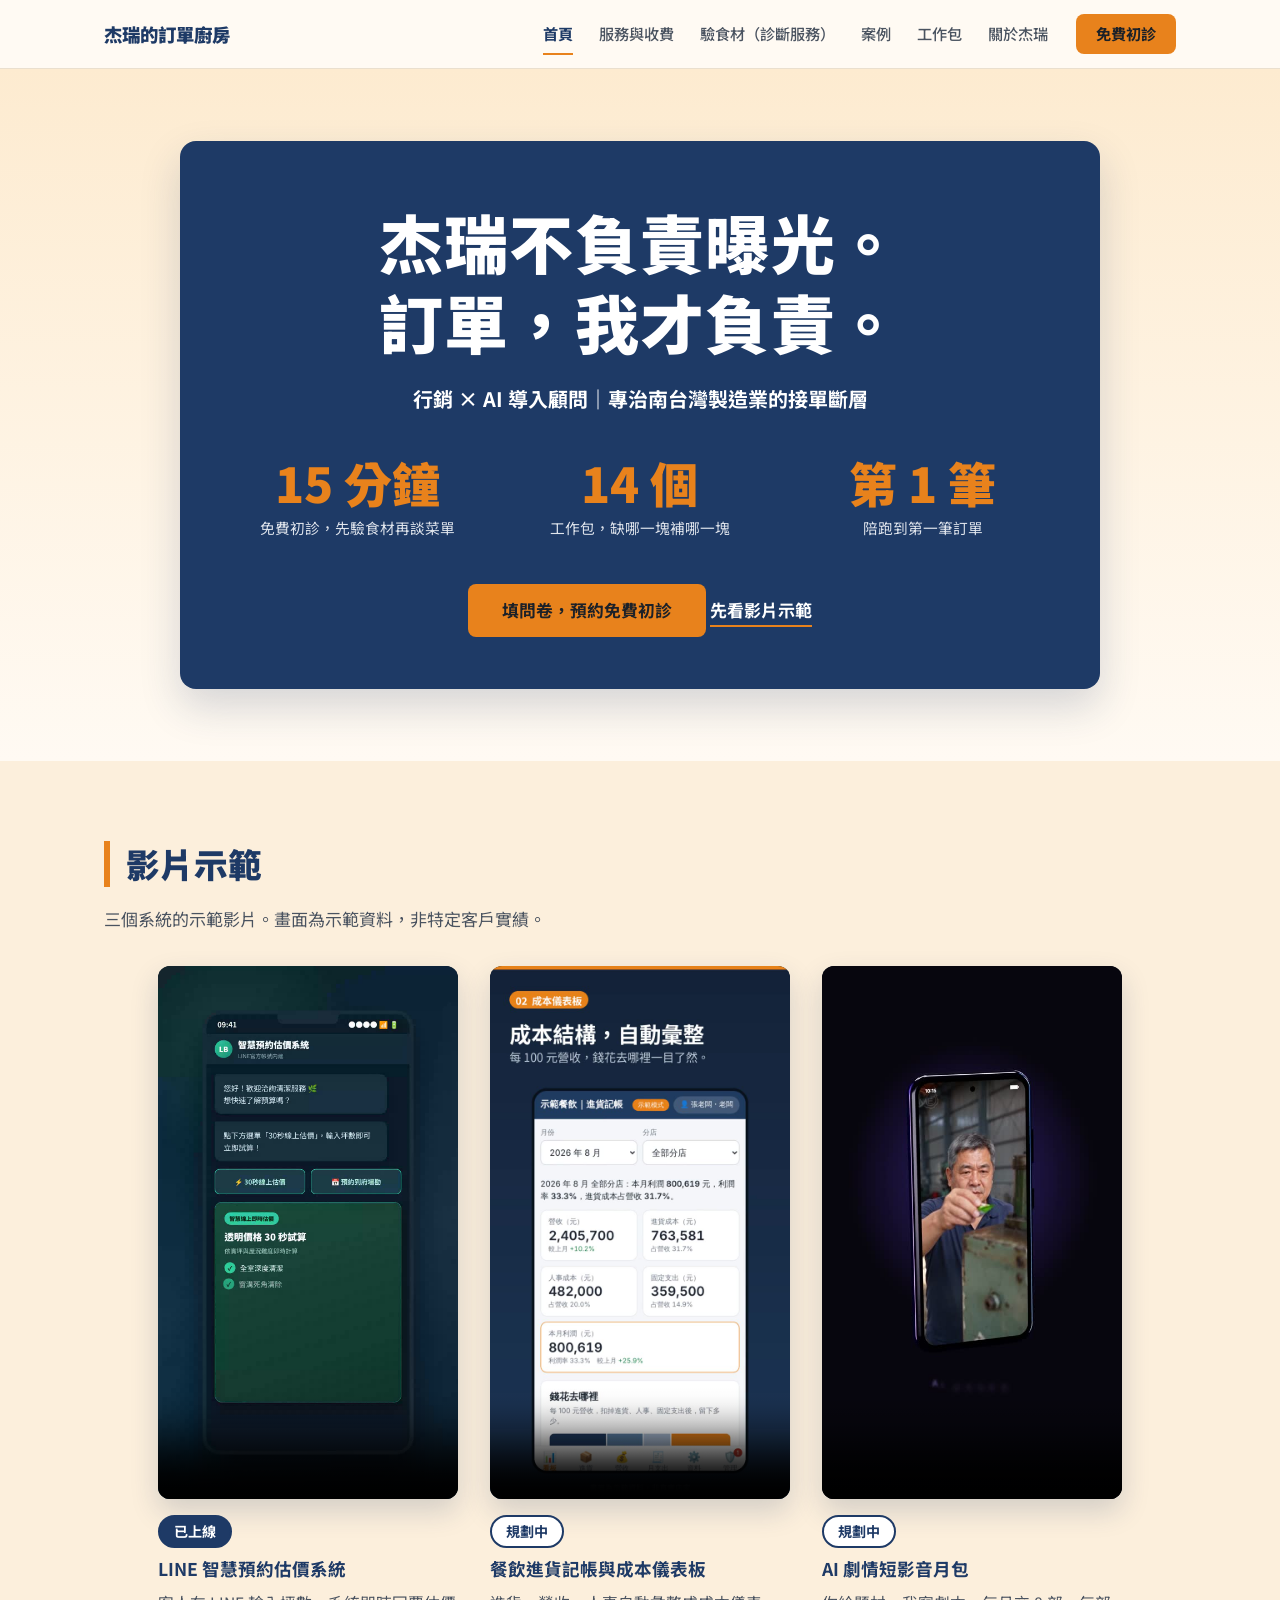
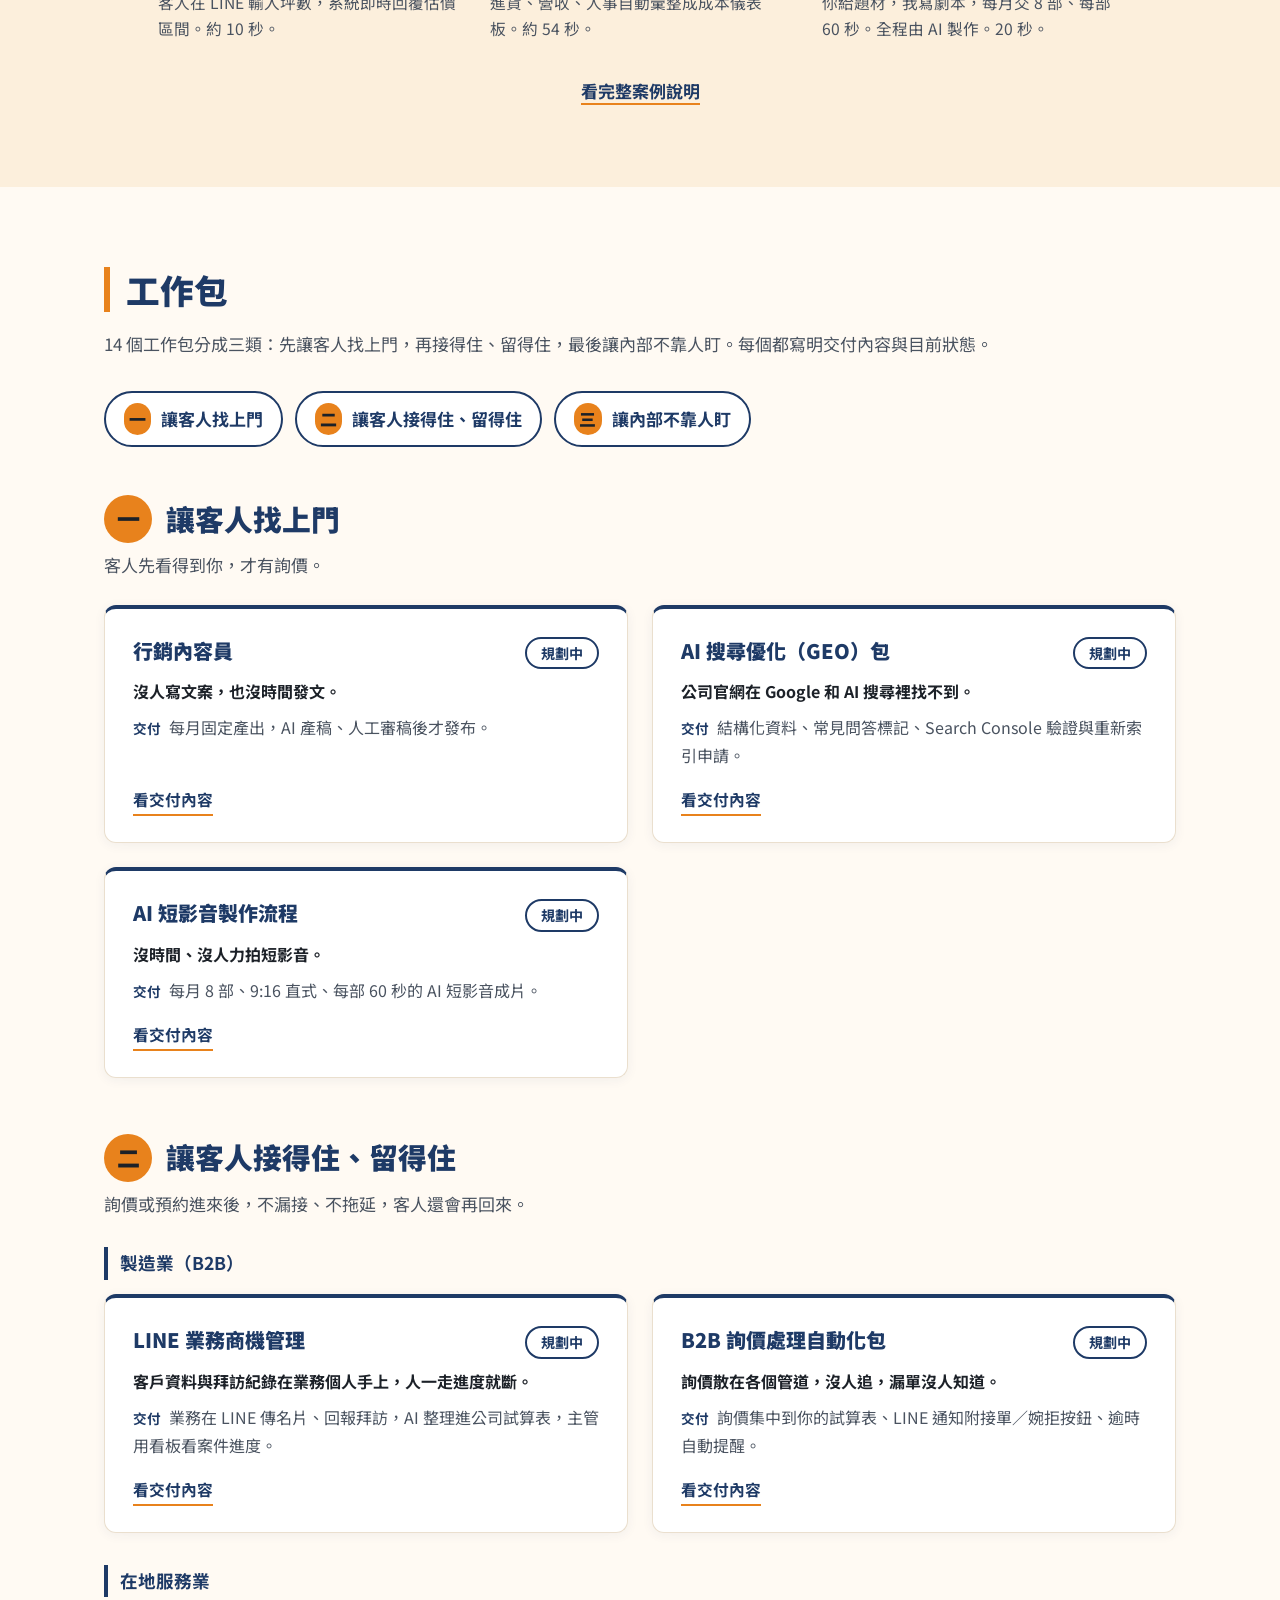
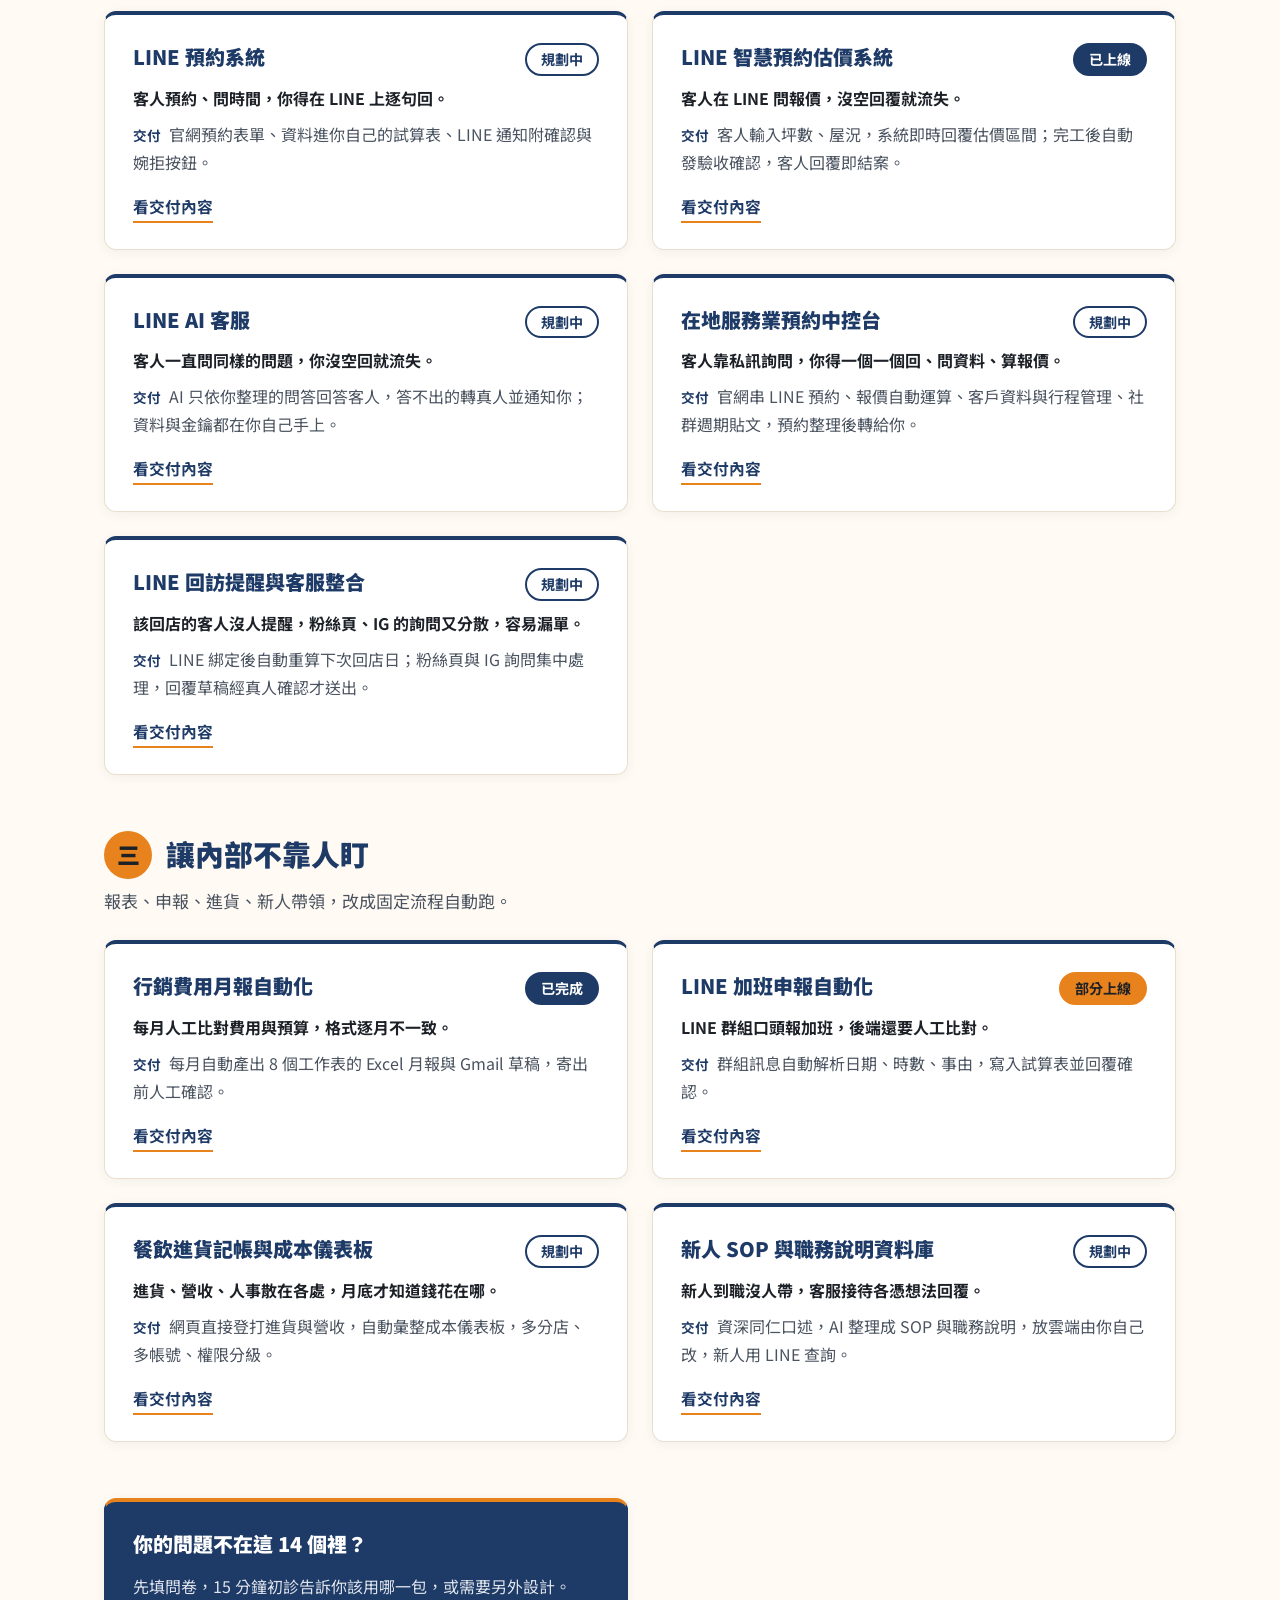
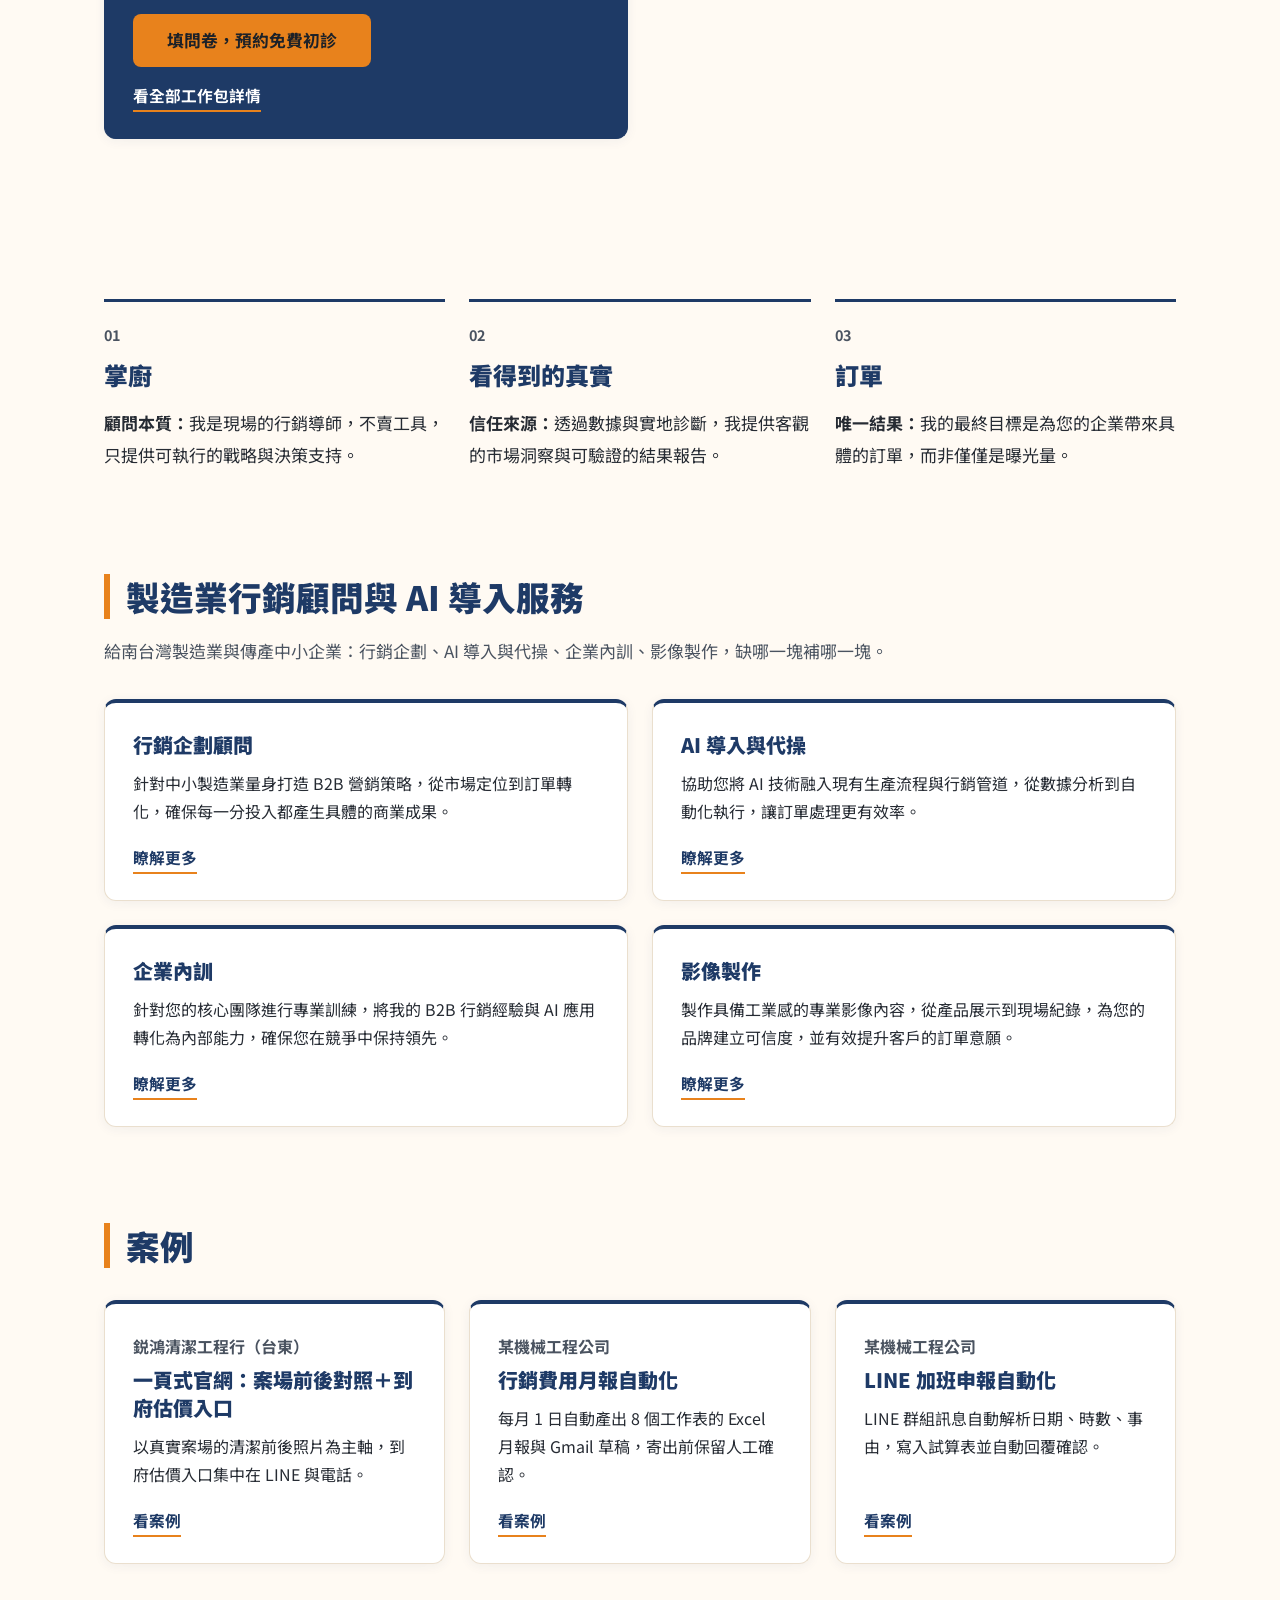
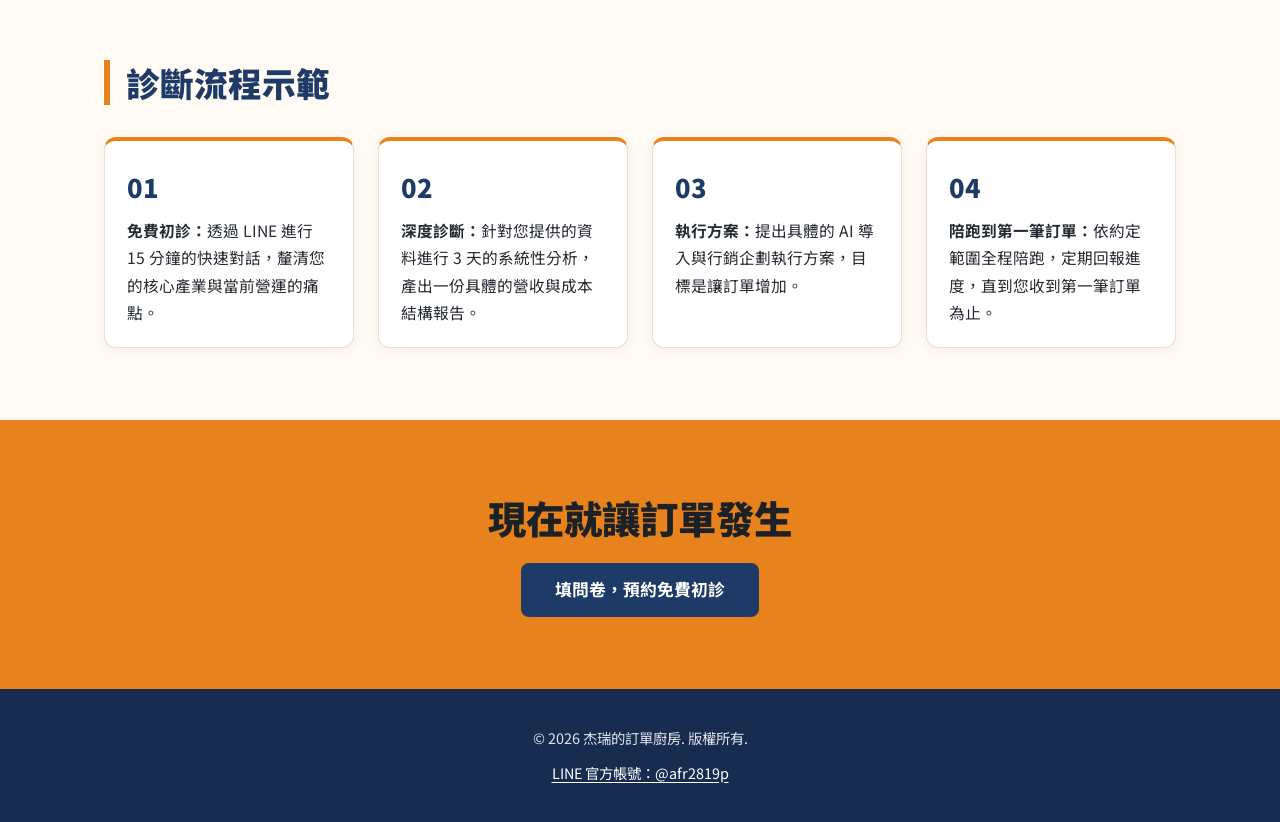
<file: index.html>
<!DOCTYPE html>
<html lang="zh-Hant-TW">
<head>
<meta charset="utf-8">
<meta name="viewport" content="width=device-width, initial-scale=1">
<title>南台灣製造業行銷與 AI 導入顧問｜杰瑞的訂單廚房</title>
<meta name="description" content="行銷 × AI 導入顧問｜專治南台灣製造業的接單斷層">
<meta name="google-site-verification" content="ZZXIAfbLMKlzLzPnod2uPgbXcPOAhWjNeGR3CRo2Qxw" />
<meta property="og:site_name" content="杰瑞的訂單廚房">
<meta property="og:type" content="website">
<meta property="og:title" content="南台灣製造業行銷與 AI 導入顧問｜杰瑞的訂單廚房">
<meta property="og:description" content="行銷 × AI 導入顧問｜專治南台灣製造業的接單斷層">
<meta property="og:locale" content="zh_TW">
<meta property="og:image" content="https://jerrychang0830-bot.github.io/assets/og.jpg">
<meta property="og:image:width" content="1200">
<meta property="og:image:height" content="630">
<meta property="og:image:alt" content="杰瑞的訂單廚房｜行銷 × AI 導入顧問，專治南台灣製造業的接單斷層">
<meta name="twitter:card" content="summary_large_image">
<meta name="twitter:image" content="https://jerrychang0830-bot.github.io/assets/og.jpg">
<link rel="canonical" href="https://jerrychang0830-bot.github.io/">
<meta property="og:url" content="https://jerrychang0830-bot.github.io/">
<link rel="icon" href="assets/favicon.svg" type="image/svg+xml">
<link rel="preconnect" href="https://fonts.googleapis.com">
<link rel="preconnect" href="https://fonts.gstatic.com" crossorigin>
<link rel="stylesheet" href="https://fonts.googleapis.com/css2?family=Noto+Sans+TC:wght@400;500;700;900&display=swap">
<link rel="stylesheet" href="assets/style.css">
<script>document.documentElement.classList.add('js')</script>
<script type="application/ld+json">
{
  "@context": "https://schema.org",
  "@type": "ProfessionalService",
  "name": "杰瑞的訂單廚房",
  "url": "https://jerrychang0830-bot.github.io/",
  "description": "行銷 × AI 導入顧問｜專治南台灣製造業的接單斷層",
  "areaServed": "南台灣",
  "founder": {
    "@type": "Person",
    "name": "杰瑞"
  },
  "knowsAbout": [
    "B2B 行銷",
    "AI 導入",
    "LINE 官方帳號自動化",
    "AI 搜尋優化"
  ]
}
</script>
</head>
<body>
<a class="skip" href="#main">跳到主要內容</a>
<header class="site-header">
  <div class="wrap bar">
    <a class="brand" href="./">杰瑞的訂單廚房</a>
    <button class="nav-toggle" type="button" aria-expanded="false" aria-controls="site-nav">選單</button>
    <nav id="site-nav" class="site-nav" aria-label="主選單">
      <ul>
        <li><a href="./" aria-current="page">首頁</a></li>
        <li><a href="services/">服務與收費</a></li>
        <li><a href="diagnosis/">驗食材（診斷服務）</a></li>
        <li><a href="cases/">案例</a></li>
        <li><a href="packages/">工作包</a></li>
        <li><a href="about/">關於杰瑞</a></li>
      </ul>
      <a class="btn btn-sm" href="intake/" rel="noopener">免費初診</a>
    </nav>
  </div>
</header>
<main id="main">
<section class="hero">
  <div class="wrap">
    <div class="panel">
      <h1>杰瑞不負責曝光。<br>訂單，我才負責。</h1>
      <p class="sub">行銷 × AI 導入顧問｜專治南台灣製造業的接單斷層</p>
      <ul class="stats">
        <li><span class="num">15 分鐘</span><span class="lab">免費初診，先驗食材再談菜單</span></li>
        <li><span class="num">14 個</span><span class="lab">工作包，缺哪一塊補哪一塊</span></li>
        <li><span class="num">第 1 筆</span><span class="lab">陪跑到第一筆訂單</span></li>
      </ul>
      <a class="btn" href="intake/" rel="noopener">填問卷，預約免費初診</a>
      <a class="hero-link" href="#demo">先看影片示範</a>
    </div>
  </div>
</section>

<section class="section section-alt" id="demo">
  <div class="wrap">
    <h2 class="sec-title">影片示範</h2>
    <p class="sec-lead">三個系統的示範影片。畫面為示範資料，非特定客戶實績。</p>
    <div class="demo-grid">
      <figure class="demo">
        <video class="case-video" controls preload="none" playsinline poster="assets/video/line-quote-demo-poster.jpg" aria-label="LINE 智慧預約估價系統示範影片，約 10 秒">
          <source src="assets/video/line-quote-demo.mp4" type="video/mp4">
          你的瀏覽器無法播放影片。
        </video>
        <figcaption>
          <span class="status s-done">已上線</span>
          <strong>LINE 智慧預約估價系統</strong>
          <span>客人在 LINE 輸入坪數，系統即時回覆估價區間。約 10 秒。</span>
        </figcaption>
      </figure>
      <figure class="demo">
        <video class="case-video" controls preload="none" playsinline poster="assets/video/restaurant-system-demo-poster.jpg" aria-label="餐飲進貨記帳與成本儀表板示範影片，約 54 秒">
          <source src="assets/video/restaurant-system-demo.mp4" type="video/mp4">
          你的瀏覽器無法播放影片。
        </video>
        <figcaption>
          <span class="status s-plan">規劃中</span>
          <strong>餐飲進貨記帳與成本儀表板</strong>
          <span>進貨、營收、人事自動彙整成成本儀表板。約 54 秒。</span>
        </figcaption>
      </figure>
      <figure class="demo">
        <video class="case-video" controls preload="none" playsinline poster="assets/video/ai-short-drama-pack.jpg" aria-label="AI 劇情短影音月包介紹影片，20 秒">
          <source src="assets/video/ai-short-drama-pack.mp4" type="video/mp4">
          你的瀏覽器無法播放影片。
        </video>
        <figcaption>
          <span class="status s-plan">規劃中</span>
          <strong>AI 劇情短影音月包</strong>
          <span>你給題材，我寫劇本，每月交 8 部、每部 60 秒。全程由 AI 製作。20 秒。</span>
        </figcaption>
      </figure>
    </div>
    <p class="demo-more"><a class="more-link" href="cases/">看完整案例說明</a></p>
  </div>
</section>

<section class="section" id="packages">
  <div class="wrap">
    <h2 class="sec-title">工作包</h2>
    <p class="sec-lead">14 個工作包分成三類：先讓客人找上門，再接得住、留得住，最後讓內部不靠人盯。每個都寫明交付內容與目前狀態。</p>
    <ul class="cat-nav" aria-label="工作包分類"><li><a href="#home-cat-find"><span>一</span>讓客人找上門</a></li><li><a href="#home-cat-catch"><span>二</span>讓客人接得住、留得住</a></li><li><a href="#home-cat-inside"><span>三</span>讓內部不靠人盯</a></li></ul>
    <div class="pk-group" id="home-cat-find">
      <h3 class="pk-group-title"><span class="pk-no">一</span>讓客人找上門</h3>
      <p class="pk-group-lead">客人先看得到你，才有詢價。</p>
      <div class="grid grid-2">
      <article class="card pk">
        <div class="pk-head"><h3>行銷內容員</h3><span class="status s-plan">規劃中</span></div>
        <p class="pk-pain">沒人寫文案，也沒時間發文。</p>
        <p class="pk-out"><span>交付</span>每月固定產出，AI 產稿、人工審稿後才發布。</p>
        <a class="more" href="packages/#pkg-content">看交付內容</a>
      </article>
      <article class="card pk">
        <div class="pk-head"><h3>AI 搜尋優化（GEO）包</h3><span class="status s-plan">規劃中</span></div>
        <p class="pk-pain">公司官網在 Google 和 AI 搜尋裡找不到。</p>
        <p class="pk-out"><span>交付</span>結構化資料、常見問答標記、Search Console 驗證與重新索引申請。</p>
        <a class="more" href="packages/#pkg-geo">看交付內容</a>
      </article>
      <article class="card pk">
        <div class="pk-head"><h3>AI 短影音製作流程</h3><span class="status s-plan">規劃中</span></div>
        <p class="pk-pain">沒時間、沒人力拍短影音。</p>
        <p class="pk-out"><span>交付</span>每月 8 部、9:16 直式、每部 60 秒的 AI 短影音成片。</p>
        <a class="more" href="packages/#pkg-video">看交付內容</a>
      </article>
      </div>
    </div>
    <div class="pk-group" id="home-cat-catch">
      <h3 class="pk-group-title"><span class="pk-no">二</span>讓客人接得住、留得住</h3>
      <p class="pk-group-lead">詢價或預約進來後，不漏接、不拖延，客人還會再回來。</p>
      <h4 class="pk-sub">製造業（B2B）</h4>
      <div class="grid grid-2">
      <article class="card pk">
        <div class="pk-head"><h3>LINE 業務商機管理</h3><span class="status s-plan">規劃中</span></div>
        <p class="pk-pain">客戶資料與拜訪紀錄在業務個人手上，人一走進度就斷。</p>
        <p class="pk-out"><span>交付</span>業務在 LINE 傳名片、回報拜訪，AI 整理進公司試算表，主管用看板看案件進度。</p>
        <a class="more" href="packages/#pkg-crm">看交付內容</a>
      </article>
      <article class="card pk">
        <div class="pk-head"><h3>B2B 詢價處理自動化包</h3><span class="status s-plan">規劃中</span></div>
        <p class="pk-pain">詢價散在各個管道，沒人追，漏單沒人知道。</p>
        <p class="pk-out"><span>交付</span>詢價集中到你的試算表、LINE 通知附接單／婉拒按鈕、逾時自動提醒。</p>
        <a class="more" href="packages/#pkg-inquiry">看交付內容</a>
      </article>
      </div>
      <h4 class="pk-sub">在地服務業</h4>
      <div class="grid grid-2">
      <article class="card pk">
        <div class="pk-head"><h3>LINE 預約系統</h3><span class="status s-plan">規劃中</span></div>
        <p class="pk-pain">客人預約、問時間，你得在 LINE 上逐句回。</p>
        <p class="pk-out"><span>交付</span>官網預約表單、資料進你自己的試算表、LINE 通知附確認與婉拒按鈕。</p>
        <a class="more" href="packages/#pkg-booking">看交付內容</a>
      </article>
      <article class="card pk">
        <div class="pk-head"><h3>LINE 智慧預約估價系統</h3><span class="status s-done">已上線</span></div>
        <p class="pk-pain">客人在 LINE 問報價，沒空回覆就流失。</p>
        <p class="pk-out"><span>交付</span>客人輸入坪數、屋況，系統即時回覆估價區間；完工後自動發驗收確認，客人回覆即結案。</p>
        <a class="more" href="packages/#pkg-line-quote">看交付內容</a>
      </article>
      <article class="card pk">
        <div class="pk-head"><h3>LINE AI 客服</h3><span class="status s-plan">規劃中</span></div>
        <p class="pk-pain">客人一直問同樣的問題，你沒空回就流失。</p>
        <p class="pk-out"><span>交付</span>AI 只依你整理的問答回答客人，答不出的轉真人並通知你；資料與金鑰都在你自己手上。</p>
        <a class="more" href="packages/#pkg-ai-cs">看交付內容</a>
      </article>
      <article class="card pk">
        <div class="pk-head"><h3>在地服務業預約中控台</h3><span class="status s-plan">規劃中</span></div>
        <p class="pk-pain">客人靠私訊詢問，你得一個一個回、問資料、算報價。</p>
        <p class="pk-out"><span>交付</span>官網串 LINE 預約、報價自動運算、客戶資料與行程管理、社群週期貼文，預約整理後轉給你。</p>
        <a class="more" href="packages/#pkg-local-booking">看交付內容</a>
      </article>
      <article class="card pk">
        <div class="pk-head"><h3>LINE 回訪提醒與客服整合</h3><span class="status s-plan">規劃中</span></div>
        <p class="pk-pain">該回店的客人沒人提醒，粉絲頁、IG 的詢問又分散，容易漏單。</p>
        <p class="pk-out"><span>交付</span>LINE 綁定後自動重算下次回店日；粉絲頁與 IG 詢問集中處理，回覆草稿經真人確認才送出。</p>
        <a class="more" href="packages/#pkg-line-remind">看交付內容</a>
      </article>
      </div>
    </div>
    <div class="pk-group" id="home-cat-inside">
      <h3 class="pk-group-title"><span class="pk-no">三</span>讓內部不靠人盯</h3>
      <p class="pk-group-lead">報表、申報、進貨、新人帶領，改成固定流程自動跑。</p>
      <div class="grid grid-2">
      <article class="card pk">
        <div class="pk-head"><h3>行銷費用月報自動化</h3><span class="status s-done">已完成</span></div>
        <p class="pk-pain">每月人工比對費用與預算，格式逐月不一致。</p>
        <p class="pk-out"><span>交付</span>每月自動產出 8 個工作表的 Excel 月報與 Gmail 草稿，寄出前人工確認。</p>
        <a class="more" href="packages/#pkg-report">看交付內容</a>
      </article>
      <article class="card pk">
        <div class="pk-head"><h3>LINE 加班申報自動化</h3><span class="status s-part">部分上線</span></div>
        <p class="pk-pain">LINE 群組口頭報加班，後端還要人工比對。</p>
        <p class="pk-out"><span>交付</span>群組訊息自動解析日期、時數、事由，寫入試算表並回覆確認。</p>
        <a class="more" href="packages/#pkg-overtime">看交付內容</a>
      </article>
      <article class="card pk">
        <div class="pk-head"><h3>餐飲進貨記帳與成本儀表板</h3><span class="status s-plan">規劃中</span></div>
        <p class="pk-pain">進貨、營收、人事散在各處，月底才知道錢花在哪。</p>
        <p class="pk-out"><span>交付</span>網頁直接登打進貨與營收，自動彙整成本儀表板，多分店、多帳號、權限分級。</p>
        <a class="more" href="packages/#pkg-restaurant">看交付內容</a>
      </article>
      <article class="card pk">
        <div class="pk-head"><h3>新人 SOP 與職務說明資料庫</h3><span class="status s-plan">規劃中</span></div>
        <p class="pk-pain">新人到職沒人帶，客服接待各憑想法回覆。</p>
        <p class="pk-out"><span>交付</span>資深同仁口述，AI 整理成 SOP 與職務說明，放雲端由你自己改，新人用 LINE 查詢。</p>
        <a class="more" href="packages/#pkg-sop">看交付內容</a>
      </article>
      </div>
    </div>
    <div class="grid grid-2 pk-end">
      <article class="card pk pk-all">
        <h3>你的問題不在這 14 個裡？</h3>
        <p>先填問卷，15 分鐘初診告訴你該用哪一包，或需要另外設計。</p>
        <a class="btn" href="intake/" rel="noopener">填問卷，預約免費初診</a>
        <a class="more-dark" href="packages/">看全部工作包詳情</a>
      </article>
    </div>
  </div>
</section>

<section class="section">
  <div class="wrap">
    <div class="grid grid-3">
      <article class="pillar">
        <p class="idx">01</p>
        <h2>掌廚</h2>
        <p><strong>顧問本質：</strong>我是現場的行銷導師，不賣工具，只提供可執行的戰略與決策支持。</p>
      </article>
      <article class="pillar">
        <p class="idx">02</p>
        <h2>看得到的真實</h2>
        <p><strong>信任來源：</strong>透過數據與實地診斷，我提供客觀的市場洞察與可驗證的結果報告。</p>
      </article>
      <article class="pillar">
        <p class="idx">03</p>
        <h2>訂單</h2>
        <p><strong>唯一結果：</strong>我的最終目標是為您的企業帶來具體的訂單，而非僅僅是曝光量。</p>
      </article>
    </div>
  </div>
</section>

<section class="section section-tight">
  <div class="wrap">
    <h2 class="sec-title">製造業行銷顧問與 AI 導入服務</h2>
    <p class="sec-lead">給南台灣製造業與傳產中小企業：行銷企劃、AI 導入與代操、企業內訓、影像製作，缺哪一塊補哪一塊。</p>
    <div class="grid grid-2">
      <article class="card">
        <h3>行銷企劃顧問</h3>
        <p>針對中小製造業量身打造 B2B 營銷策略，從市場定位到訂單轉化，確保每一分投入都產生具體的商業成果。</p>
        <a class="more" href="services/">瞭解更多</a>
      </article>
      <article class="card">
        <h3>AI 導入與代操</h3>
        <p>協助您將 AI 技術融入現有生產流程與行銷管道，從數據分析到自動化執行，讓訂單處理更有效率。</p>
        <a class="more" href="services/">瞭解更多</a>
      </article>
      <article class="card">
        <h3>企業內訓</h3>
        <p>針對您的核心團隊進行專業訓練，將我的 B2B 行銷經驗與 AI 應用轉化為內部能力，確保您在競爭中保持領先。</p>
        <a class="more" href="services/">瞭解更多</a>
      </article>
      <article class="card">
        <h3>影像製作</h3>
        <p>製作具備工業感的專業影像內容，從產品展示到現場紀錄，為您的品牌建立可信度，並有效提升客戶的訂單意願。</p>
        <a class="more" href="services/">瞭解更多</a>
      </article>
    </div>
  </div>
</section>

<section class="section section-tight">
  <div class="wrap">
    <h2 class="sec-title">案例</h2>
    <div class="grid grid-3">
      <article class="card">
        <p class="client">鋭鴻清潔工程行（台東）</p>
        <h3>一頁式官網：案場前後對照＋到府估價入口</h3>
        <p>以真實案場的清潔前後照片為主軸，到府估價入口集中在 LINE 與電話。</p>
        <a class="more" href="cases/#case-ruihong">看案例</a>
      </article>
      <article class="card">
        <p class="client">某機械工程公司</p>
        <h3>行銷費用月報自動化</h3>
        <p>每月 1 日自動產出 8 個工作表的 Excel 月報與 Gmail 草稿，寄出前保留人工確認。</p>
        <a class="more" href="cases/#case-report">看案例</a>
      </article>
      <article class="card">
        <p class="client">某機械工程公司</p>
        <h3>LINE 加班申報自動化</h3>
        <p>LINE 群組訊息自動解析日期、時數、事由，寫入試算表並自動回覆確認。</p>
        <a class="more" href="cases/#case-overtime">看案例</a>
      </article>
    </div>
  </div>
</section>

<section class="section section-tight">
  <div class="wrap">
    <h2 class="sec-title">診斷流程示範</h2>
    <ol class="flow">
      <li><span class="step-no">01</span><p><strong>免費初診：</strong>透過 LINE 進行 15 分鐘的快速對話，釐清您的核心產業與當前營運的痛點。</p></li>
      <li><span class="step-no">02</span><p><strong>深度診斷：</strong>針對您提供的資料進行 3 天的系統性分析，產出一份具體的營收與成本結構報告。</p></li>
      <li><span class="step-no">03</span><p><strong>執行方案：</strong>提出具體的 AI 導入與行銷企劃執行方案，目標是讓訂單增加。</p></li>
      <li><span class="step-no">04</span><p><strong>陪跑到第一筆訂單：</strong>依約定範圍全程陪跑，定期回報進度，直到您收到第一筆訂單為止。</p></li>
    </ol>
  </div>
</section>

<section class="cta-band">
  <div class="wrap">
    <h2>現在就讓訂單發生</h2>
    <a class="btn" href="intake/" rel="noopener">填問卷，預約免費初診</a>
  </div>
</section>
</main>
<footer class="site-footer">
  <div class="wrap">
    <p>© 2026 杰瑞的訂單廚房. 版權所有.</p>
    <p class="footer-line"><a href="https://line.me/R/ti/p/@afr2819p" rel="noopener">LINE 官方帳號：@afr2819p</a></p>
  </div>
</footer>
<script src="assets/site.js" defer></script>
</body>
</html>
</file>
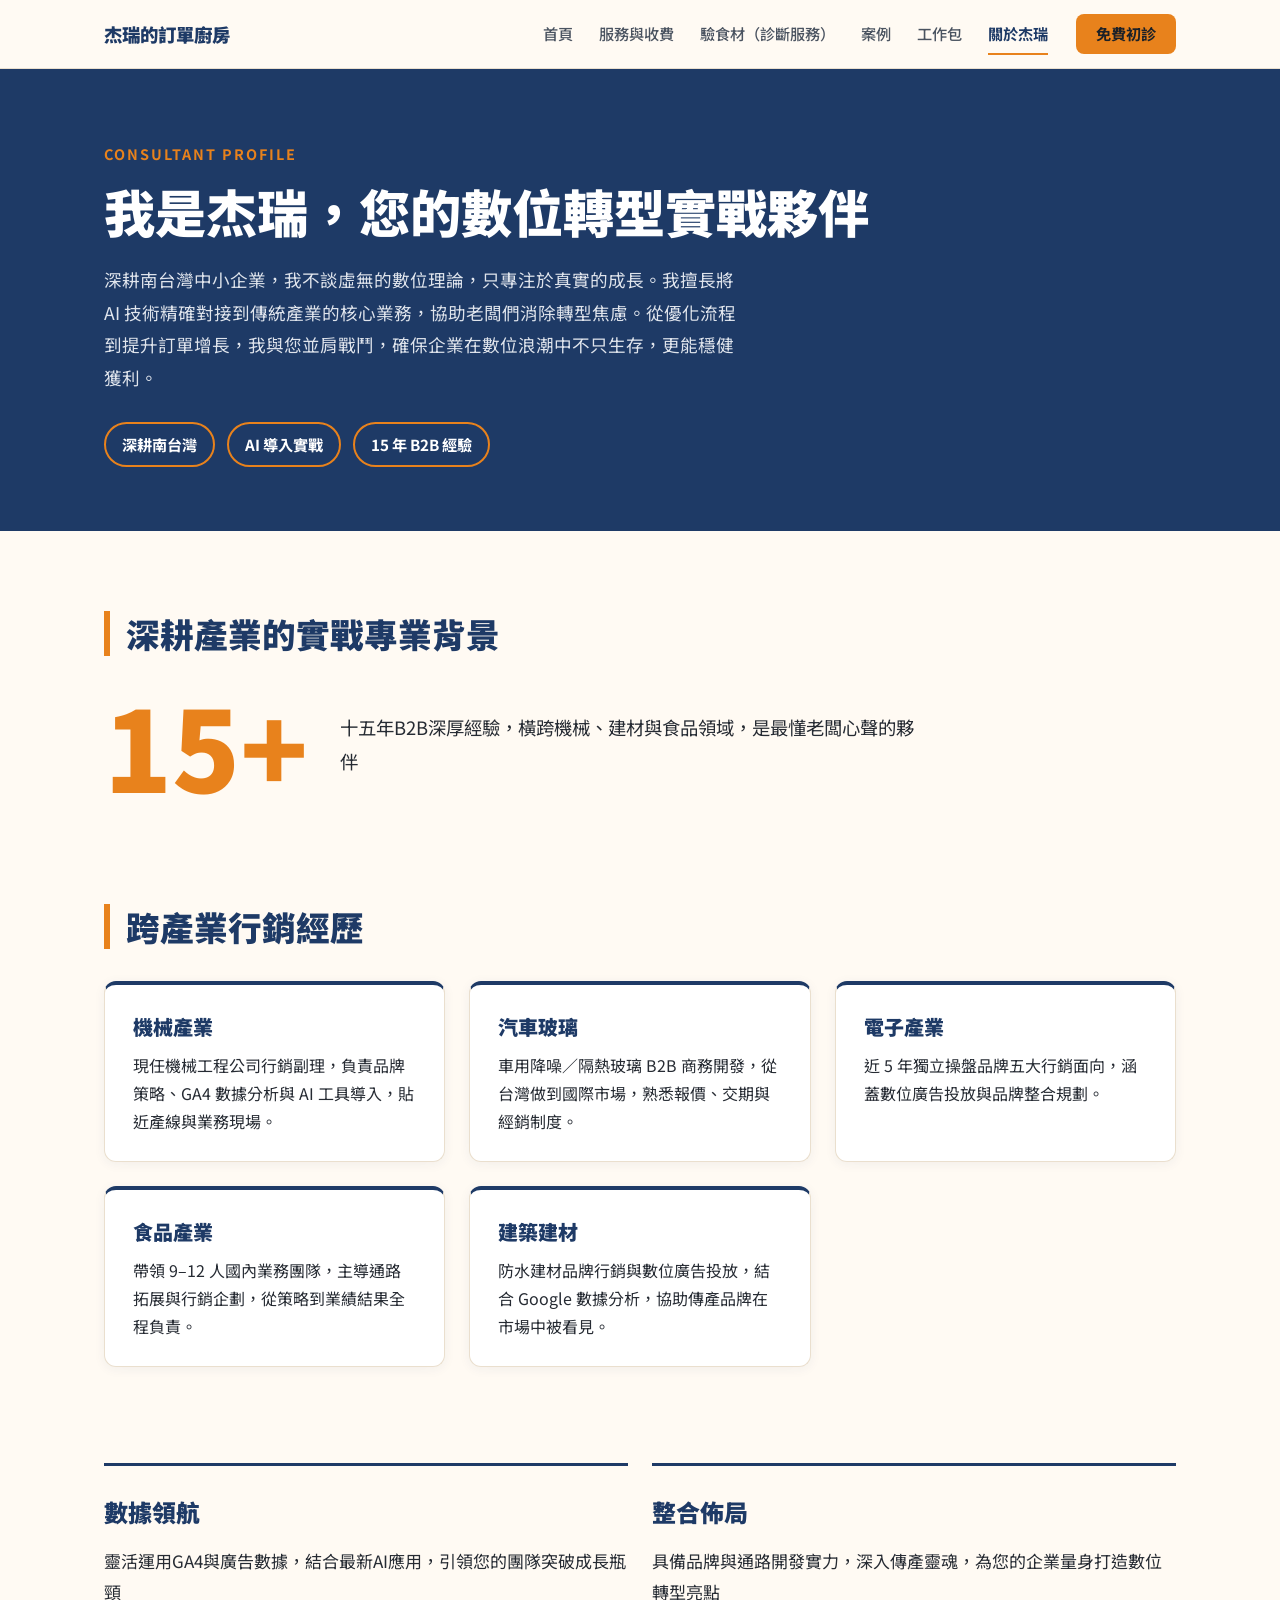
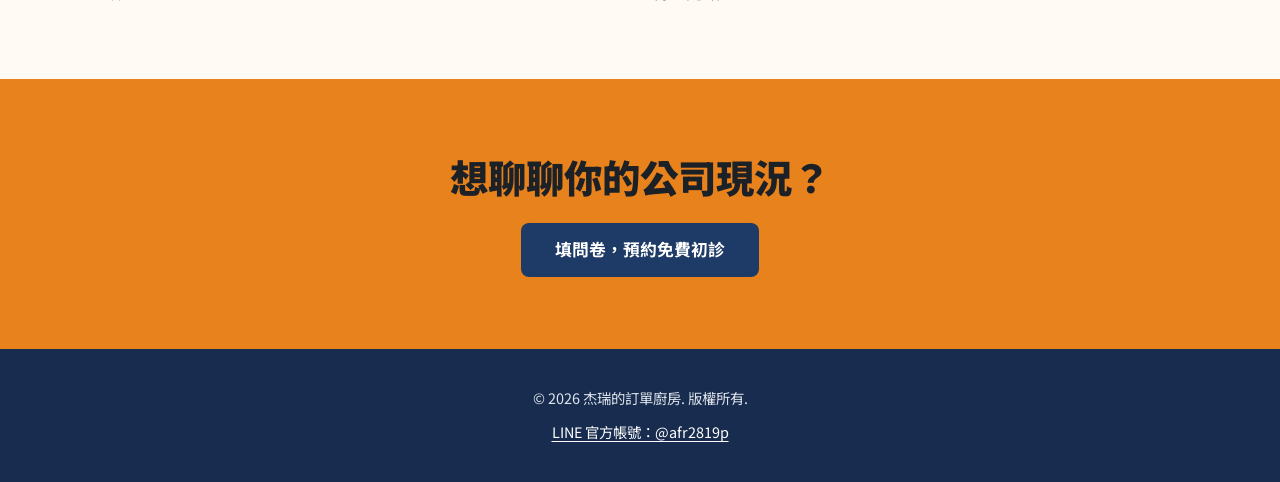
<file: about/index.html>
<!DOCTYPE html>
<html lang="zh-Hant-TW">
<head>
<meta charset="utf-8">
<meta name="viewport" content="width=device-width, initial-scale=1">
<title>關於杰瑞 | 杰瑞的訂單廚房</title>
<meta name="description" content="深耕南台灣中小企業，我不談虛無的數位理論，只專注於真實的成長。">
<meta property="og:site_name" content="杰瑞的訂單廚房">
<meta property="og:type" content="website">
<meta property="og:title" content="關於杰瑞 | 杰瑞的訂單廚房">
<meta property="og:description" content="深耕南台灣中小企業，我不談虛無的數位理論，只專注於真實的成長。">
<meta property="og:locale" content="zh_TW">
<meta property="og:image" content="https://jerrychang0830-bot.github.io/assets/og.jpg">
<meta property="og:image:width" content="1200">
<meta property="og:image:height" content="630">
<meta property="og:image:alt" content="杰瑞的訂單廚房｜行銷 × AI 導入顧問，專治南台灣製造業的接單斷層">
<meta name="twitter:card" content="summary_large_image">
<meta name="twitter:image" content="https://jerrychang0830-bot.github.io/assets/og.jpg">
<link rel="canonical" href="https://jerrychang0830-bot.github.io/about/">
<meta property="og:url" content="https://jerrychang0830-bot.github.io/about/">
<link rel="icon" href="../assets/favicon.svg" type="image/svg+xml">
<link rel="preconnect" href="https://fonts.googleapis.com">
<link rel="preconnect" href="https://fonts.gstatic.com" crossorigin>
<link rel="stylesheet" href="https://fonts.googleapis.com/css2?family=Noto+Sans+TC:wght@400;500;700;900&display=swap">
<link rel="stylesheet" href="../assets/style.css">
<script>document.documentElement.classList.add('js')</script>
</head>
<body>
<a class="skip" href="#main">跳到主要內容</a>
<header class="site-header">
  <div class="wrap bar">
    <a class="brand" href="../">杰瑞的訂單廚房</a>
    <button class="nav-toggle" type="button" aria-expanded="false" aria-controls="site-nav">選單</button>
    <nav id="site-nav" class="site-nav" aria-label="主選單">
      <ul>
        <li><a href="../">首頁</a></li>
        <li><a href="../services/">服務與收費</a></li>
        <li><a href="../diagnosis/">驗食材（診斷服務）</a></li>
        <li><a href="../cases/">案例</a></li>
        <li><a href="../packages/">工作包</a></li>
        <li><a href="../about/" aria-current="page">關於杰瑞</a></li>
      </ul>
      <a class="btn btn-sm" href="../intake/" rel="noopener">免費初診</a>
    </nav>
  </div>
</header>
<main id="main">
<section class="page-hero about-hero">
  <div class="wrap">
    <p class="eyebrow">CONSULTANT PROFILE</p>
    <h1>我是杰瑞，您的數位轉型實戰夥伴</h1>
    <p class="lead">深耕南台灣中小企業，我不談虛無的數位理論，只專注於真實的成長。我擅長將 AI 技術精確對接到傳統產業的核心業務，協助老闆們消除轉型焦慮。從優化流程到提升訂單增長，我與您並肩戰鬥，確保企業在數位浪潮中不只生存，更能穩健獲利。</p>
    <ul class="tags">
      <li>深耕南台灣</li>
      <li>AI 導入實戰</li>
      <li>15 年 B2B 經驗</li>
    </ul>
  </div>
</section>

<section class="section">
  <div class="wrap">
    <h2 class="sec-title">深耕產業的實戰專業背景</h2>
    <div class="years">
      <p class="big">15+</p>
      <p>十五年B2B深厚經驗，橫跨機械、建材與食品領域，是最懂老闆心聲的夥伴</p>
    </div>
  </div>
</section>

<section class="section section-tight">
  <div class="wrap">
    <h2 class="sec-title">跨產業行銷經歷</h2>
    <div class="grid grid-3">
      <article class="card">
        <h3>機械產業</h3>
        <p>現任機械工程公司行銷副理，負責品牌策略、GA4 數據分析與 AI 工具導入，貼近產線與業務現場。</p>
      </article>
      <article class="card">
        <h3>汽車玻璃</h3>
        <p>車用降噪／隔熱玻璃 B2B 商務開發，從台灣做到國際市場，熟悉報價、交期與經銷制度。</p>
      </article>
      <article class="card">
        <h3>電子產業</h3>
        <p>近 5 年獨立操盤品牌五大行銷面向，涵蓋數位廣告投放與品牌整合規劃。</p>
      </article>
      <article class="card">
        <h3>食品產業</h3>
        <p>帶領 9–12 人國內業務團隊，主導通路拓展與行銷企劃，從策略到業績結果全程負責。</p>
      </article>
      <article class="card">
        <h3>建築建材</h3>
        <p>防水建材品牌行銷與數位廣告投放，結合 Google 數據分析，協助傳產品牌在市場中被看見。</p>
      </article>
    </div>
  </div>
</section>

<section class="section section-tight">
  <div class="wrap">
    <div class="grid grid-2">
      <article class="pillar">
        <h2>數據領航</h2>
        <p>靈活運用GA4與廣告數據，結合最新AI應用，引領您的團隊突破成長瓶頸</p>
      </article>
      <article class="pillar">
        <h2>整合佈局</h2>
        <p>具備品牌與通路開發實力，深入傳產靈魂，為您的企業量身打造數位轉型亮點</p>
      </article>
    </div>
  </div>
</section>

<section class="cta-band">
  <div class="wrap">
    <h2>想聊聊你的公司現況？</h2>
    <a class="btn" href="../intake/" rel="noopener">填問卷，預約免費初診</a>
  </div>
</section>
</main>
<footer class="site-footer">
  <div class="wrap">
    <p>© 2026 杰瑞的訂單廚房. 版權所有.</p>
    <p class="footer-line"><a href="https://line.me/R/ti/p/@afr2819p" rel="noopener">LINE 官方帳號：@afr2819p</a></p>
  </div>
</footer>
<script src="../assets/site.js" defer></script>
</body>
</html>
</file>
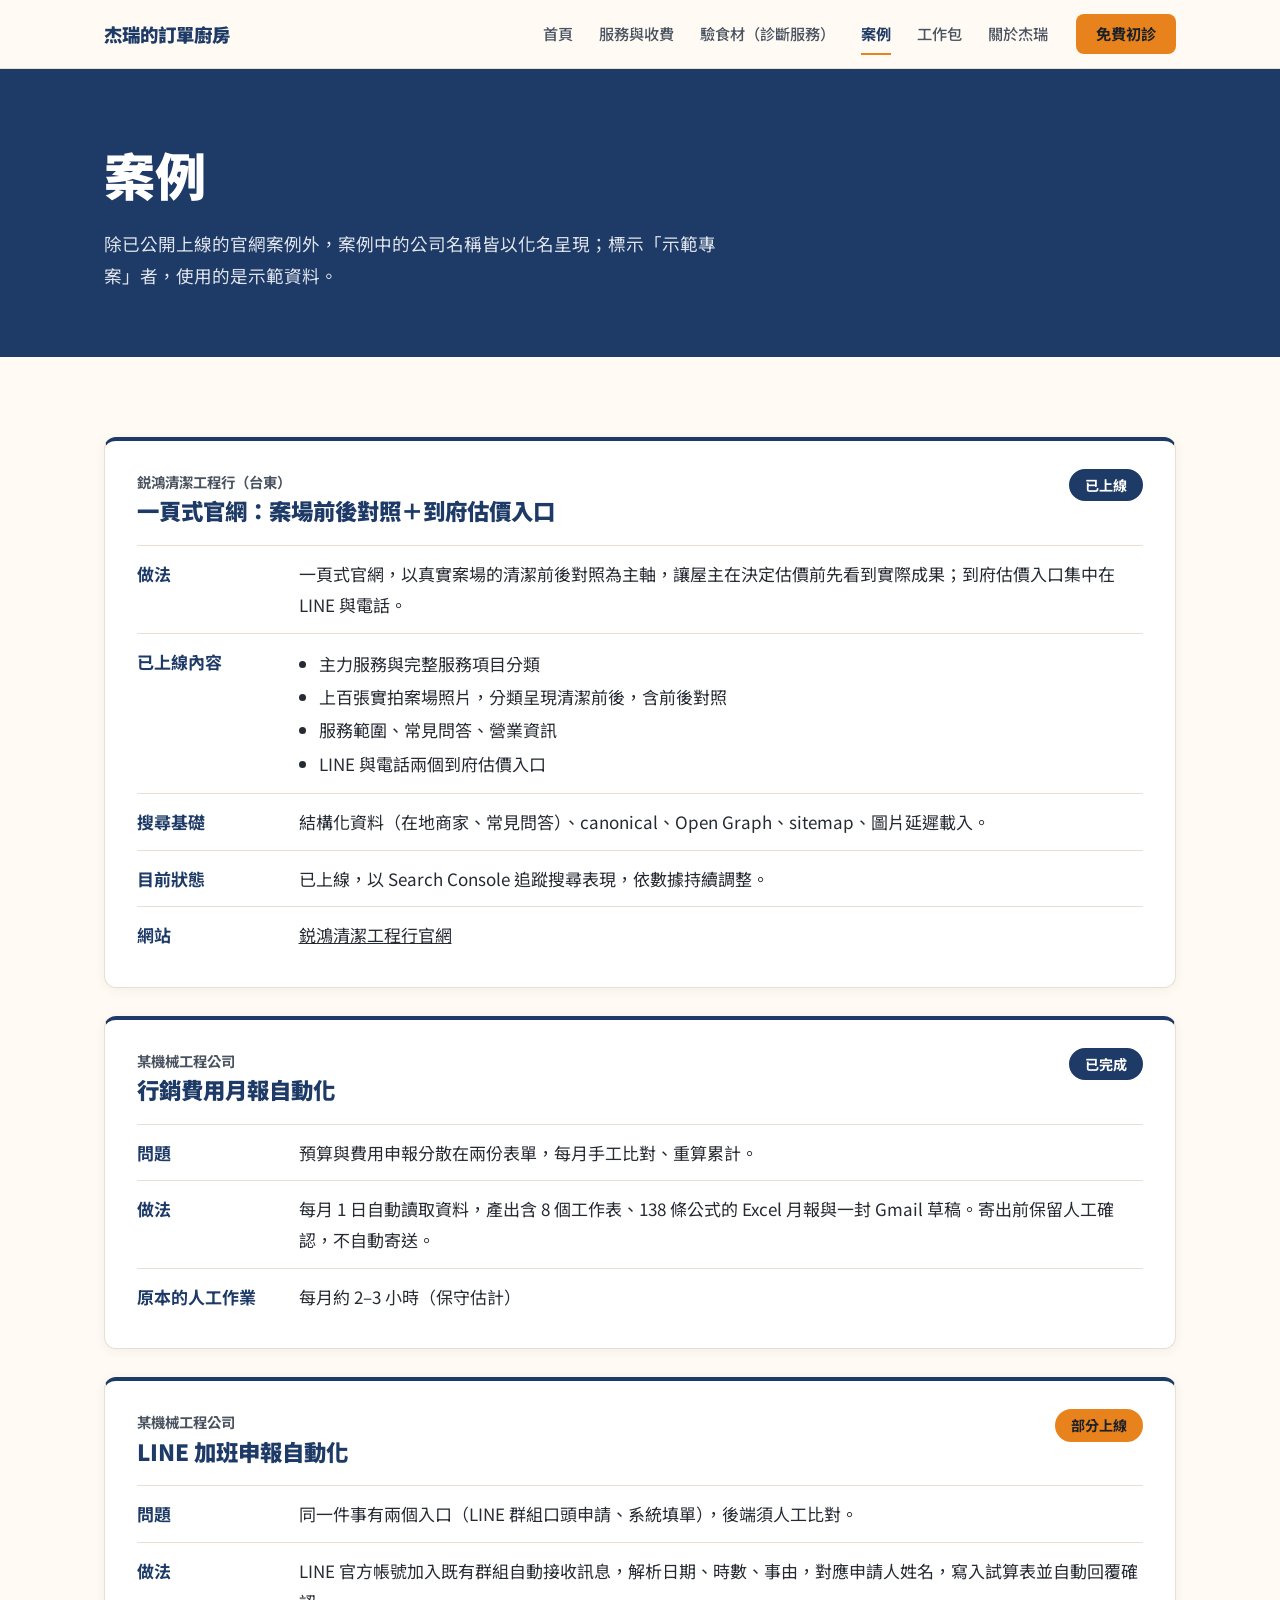
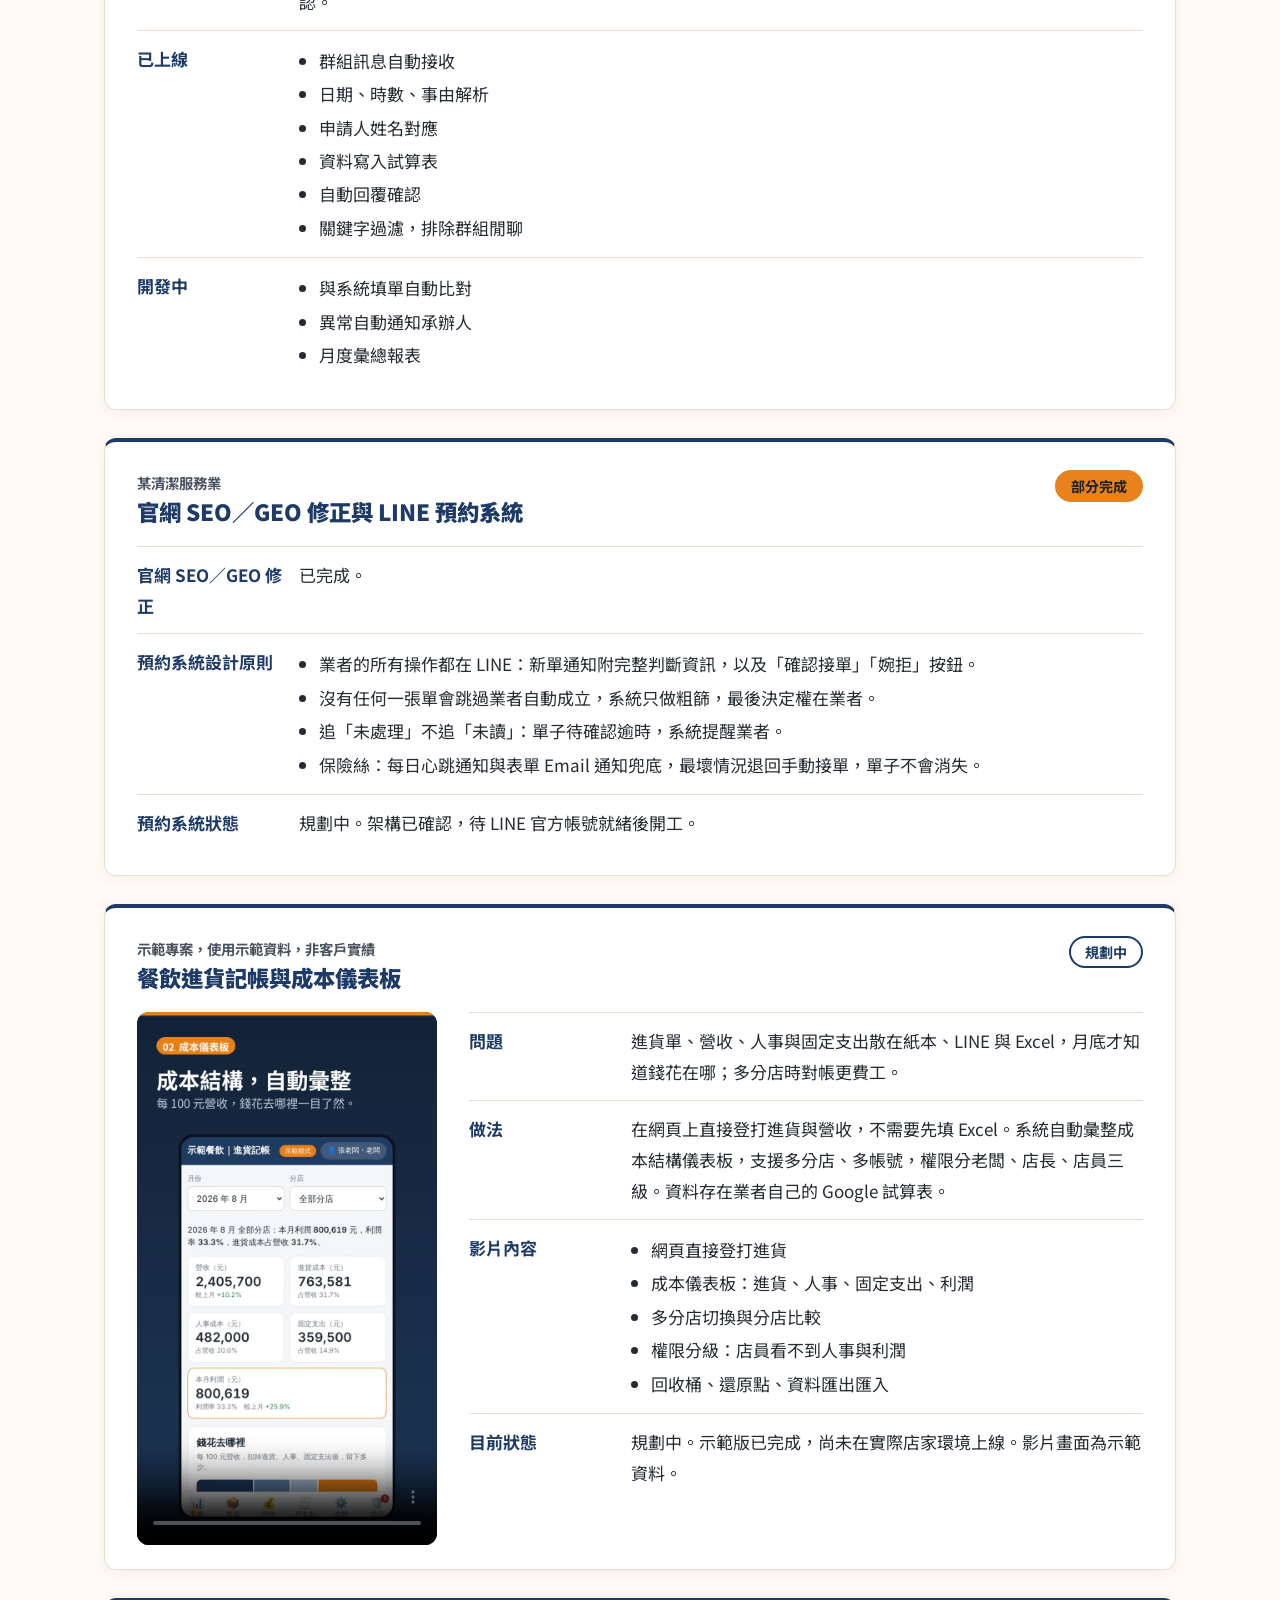
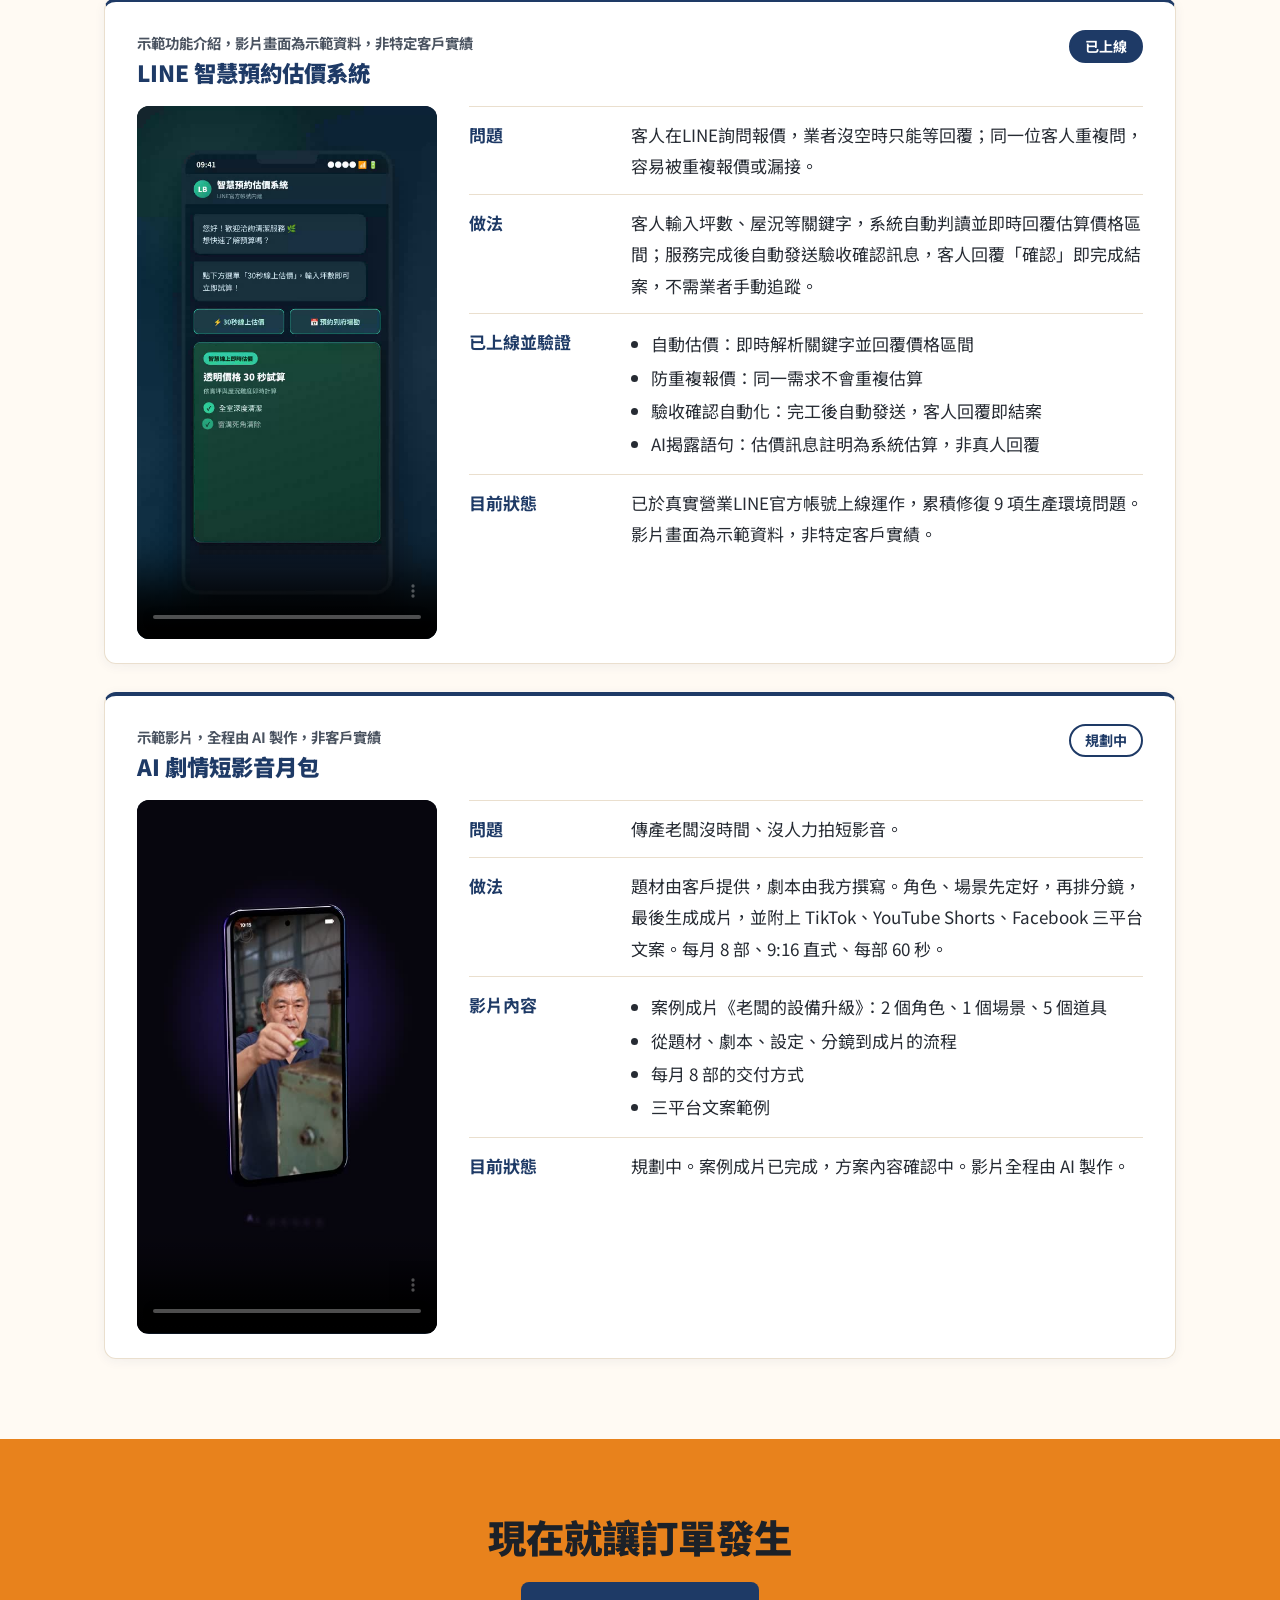
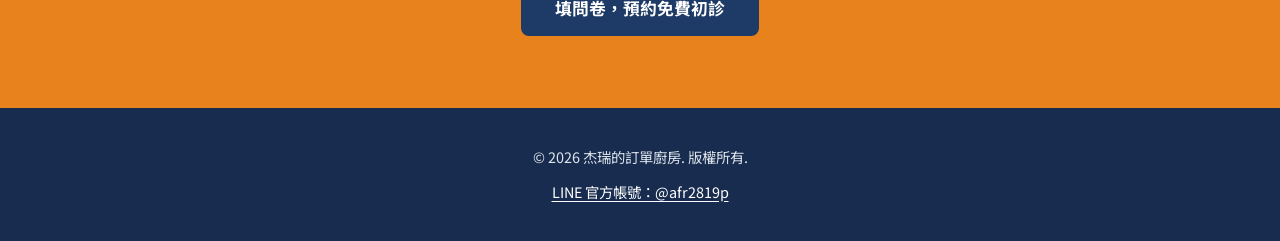
<file: cases/index.html>
<!DOCTYPE html>
<html lang="zh-Hant-TW">
<head>
<meta charset="utf-8">
<meta name="viewport" content="width=device-width, initial-scale=1">
<title>案例 | 杰瑞的訂單廚房</title>
<meta name="description" content="鋭鴻清潔工程行一頁式官網、行銷費用月報自動化、LINE 加班申報自動化、LINE智慧預約估價系統等實作案例，除已公開官網外公司名稱皆以化名呈現。">
<meta property="og:site_name" content="杰瑞的訂單廚房">
<meta property="og:type" content="website">
<meta property="og:title" content="案例 | 杰瑞的訂單廚房">
<meta property="og:description" content="鋭鴻清潔工程行一頁式官網、行銷費用月報自動化、LINE 加班申報自動化、LINE智慧預約估價系統等實作案例，除已公開官網外公司名稱皆以化名呈現。">
<meta property="og:locale" content="zh_TW">
<meta property="og:image" content="https://jerrychang0830-bot.github.io/assets/og.jpg">
<meta property="og:image:width" content="1200">
<meta property="og:image:height" content="630">
<meta property="og:image:alt" content="杰瑞的訂單廚房｜行銷 × AI 導入顧問，專治南台灣製造業的接單斷層">
<meta name="twitter:card" content="summary_large_image">
<meta name="twitter:image" content="https://jerrychang0830-bot.github.io/assets/og.jpg">
<link rel="canonical" href="https://jerrychang0830-bot.github.io/cases/">
<meta property="og:url" content="https://jerrychang0830-bot.github.io/cases/">
<link rel="icon" href="../assets/favicon.svg" type="image/svg+xml">
<link rel="preconnect" href="https://fonts.googleapis.com">
<link rel="preconnect" href="https://fonts.gstatic.com" crossorigin>
<link rel="stylesheet" href="https://fonts.googleapis.com/css2?family=Noto+Sans+TC:wght@400;500;700;900&display=swap">
<link rel="stylesheet" href="../assets/style.css">
<script>document.documentElement.classList.add('js')</script>
</head>
<body>
<a class="skip" href="#main">跳到主要內容</a>
<header class="site-header">
  <div class="wrap bar">
    <a class="brand" href="../">杰瑞的訂單廚房</a>
    <button class="nav-toggle" type="button" aria-expanded="false" aria-controls="site-nav">選單</button>
    <nav id="site-nav" class="site-nav" aria-label="主選單">
      <ul>
        <li><a href="../">首頁</a></li>
        <li><a href="../services/">服務與收費</a></li>
        <li><a href="../diagnosis/">驗食材（診斷服務）</a></li>
        <li><a href="../cases/" aria-current="page">案例</a></li>
        <li><a href="../packages/">工作包</a></li>
        <li><a href="../about/">關於杰瑞</a></li>
      </ul>
      <a class="btn btn-sm" href="../intake/" rel="noopener">免費初診</a>
    </nav>
  </div>
</header>
<main id="main">
<section class="page-hero">
  <div class="wrap">
    <h1>案例</h1>
    <p class="lead">除已公開上線的官網案例外，案例中的公司名稱皆以化名呈現；標示「示範專案」者，使用的是示範資料。</p>
  </div>
</section>

<section class="section">
  <div class="wrap">
    <div class="case-list">
      <article class="case" id="case-ruihong">
        <header class="case-head">
          <div>
            <p class="client">鋭鴻清潔工程行（台東）</p>
            <h2>一頁式官網：案場前後對照＋到府估價入口</h2>
          </div>
          <span class="status s-done">已上線</span>
        </header>
        <dl class="kv">
  <dt>做法</dt>
  <dd>一頁式官網，以真實案場的清潔前後對照為主軸，讓屋主在決定估價前先看到實際成果；到府估價入口集中在 LINE 與電話。</dd>
  <dt>已上線內容</dt>
  <dd><ul class="bullets"><li>主力服務與完整服務項目分類</li><li>上百張實拍案場照片，分類呈現清潔前後，含前後對照</li><li>服務範圍、常見問答、營業資訊</li><li>LINE 與電話兩個到府估價入口</li></ul></dd>
  <dt>搜尋基礎</dt>
  <dd>結構化資料（在地商家、常見問答）、canonical、Open Graph、sitemap、圖片延遲載入。</dd>
  <dt>目前狀態</dt>
  <dd>已上線，以 Search Console 追蹤搜尋表現，依數據持續調整。</dd>
  <dt>網站</dt>
  <dd><a href="../ruihong/">鋭鴻清潔工程行官網</a></dd>
</dl>

      </article>
      <article class="case" id="case-report">
        <header class="case-head">
          <div>
            <p class="client">某機械工程公司</p>
            <h2>行銷費用月報自動化</h2>
          </div>
          <span class="status s-done">已完成</span>
        </header>
        <dl class="kv">
  <dt>問題</dt>
  <dd>預算與費用申報分散在兩份表單，每月手工比對、重算累計。</dd>
  <dt>做法</dt>
  <dd>每月 1 日自動讀取資料，產出含 8 個工作表、138 條公式的 Excel 月報與一封 Gmail 草稿。寄出前保留人工確認，不自動寄送。</dd>
  <dt>原本的人工作業</dt>
  <dd>每月約 2–3 小時（保守估計）</dd>
</dl>

      </article>
      <article class="case" id="case-overtime">
        <header class="case-head">
          <div>
            <p class="client">某機械工程公司</p>
            <h2>LINE 加班申報自動化</h2>
          </div>
          <span class="status s-part">部分上線</span>
        </header>
        <dl class="kv">
  <dt>問題</dt>
  <dd>同一件事有兩個入口（LINE 群組口頭申請、系統填單），後端須人工比對。</dd>
  <dt>做法</dt>
  <dd>LINE 官方帳號加入既有群組自動接收訊息，解析日期、時數、事由，對應申請人姓名，寫入試算表並自動回覆確認。</dd>
  <dt>已上線</dt>
  <dd><ul class="bullets"><li>群組訊息自動接收</li><li>日期、時數、事由解析</li><li>申請人姓名對應</li><li>資料寫入試算表</li><li>自動回覆確認</li><li>關鍵字過濾，排除群組閒聊</li></ul></dd>
  <dt>開發中</dt>
  <dd><ul class="bullets"><li>與系統填單自動比對</li><li>異常自動通知承辦人</li><li>月度彙總報表</li></ul></dd>
</dl>

      </article>
      <article class="case">
        <header class="case-head">
          <div>
            <p class="client">某清潔服務業</p>
            <h2>官網 SEO／GEO 修正與 LINE 預約系統</h2>
          </div>
          <span class="status s-part">部分完成</span>
        </header>
        <dl class="kv">
  <dt>官網 SEO／GEO 修正</dt>
  <dd>已完成。</dd>
  <dt>預約系統設計原則</dt>
  <dd><ul class="bullets"><li>業者的所有操作都在 LINE：新單通知附完整判斷資訊，以及「確認接單」「婉拒」按鈕。</li><li>沒有任何一張單會跳過業者自動成立，系統只做粗篩，最後決定權在業者。</li><li>追「未處理」不追「未讀」：單子待確認逾時，系統提醒業者。</li><li>保險絲：每日心跳通知與表單 Email 通知兜底，最壞情況退回手動接單，單子不會消失。</li></ul></dd>
  <dt>預約系統狀態</dt>
  <dd>規劃中。架構已確認，待 LINE 官方帳號就緒後開工。</dd>
</dl>

      </article>
      <article class="case" id="case-restaurant">
        <header class="case-head">
          <div>
            <p class="client">示範專案，使用示範資料，非客戶實績</p>
            <h2>餐飲進貨記帳與成本儀表板</h2>
          </div>
          <span class="status s-plan">規劃中</span>
        </header>
        <div class="case-media">
          <video class="case-video" controls preload="metadata" playsinline poster="../assets/video/restaurant-system-demo-poster.jpg" aria-label="餐飲進貨記帳與成本儀表板示範影片，約 54 秒">
            <source src="../assets/video/restaurant-system-demo.mp4" type="video/mp4">
            你的瀏覽器無法播放影片。
          </video>
          <dl class="kv">
  <dt>問題</dt>
  <dd>進貨單、營收、人事與固定支出散在紙本、LINE 與 Excel，月底才知道錢花在哪；多分店時對帳更費工。</dd>
  <dt>做法</dt>
  <dd>在網頁上直接登打進貨與營收，不需要先填 Excel。系統自動彙整成本結構儀表板，支援多分店、多帳號，權限分老闆、店長、店員三級。資料存在業者自己的 Google 試算表。</dd>
  <dt>影片內容</dt>
  <dd><ul class="bullets"><li>網頁直接登打進貨</li><li>成本儀表板：進貨、人事、固定支出、利潤</li><li>多分店切換與分店比較</li><li>權限分級：店員看不到人事與利潤</li><li>回收桶、還原點、資料匯出匯入</li></ul></dd>
  <dt>目前狀態</dt>
  <dd>規劃中。示範版已完成，尚未在實際店家環境上線。影片畫面為示範資料。</dd>
</dl>
        </div>
      </article>
      <article class="case" id="case-line-quote">
        <header class="case-head">
          <div>
            <p class="client">示範功能介紹，影片畫面為示範資料，非特定客戶實績</p>
            <h2>LINE 智慧預約估價系統</h2>
          </div>
          <span class="status s-done">已上線</span>
        </header>
        <div class="case-media">
          <video class="case-video" controls preload="metadata" playsinline poster="../assets/video/line-quote-demo-poster.jpg" aria-label="LINE智慧預約估價系統示範影片，約 10 秒">
            <source src="../assets/video/line-quote-demo.mp4" type="video/mp4">
            你的瀏覽器無法播放影片。
          </video>
          <dl class="kv">
  <dt>問題</dt>
  <dd>客人在LINE詢問報價，業者沒空時只能等回覆；同一位客人重複問，容易被重複報價或漏接。</dd>
  <dt>做法</dt>
  <dd>客人輸入坪數、屋況等關鍵字，系統自動判讀並即時回覆估算價格區間；服務完成後自動發送驗收確認訊息，客人回覆「確認」即完成結案，不需業者手動追蹤。</dd>
  <dt>已上線並驗證</dt>
  <dd><ul class="bullets"><li>自動估價：即時解析關鍵字並回覆價格區間</li><li>防重複報價：同一需求不會重複估算</li><li>驗收確認自動化：完工後自動發送，客人回覆即結案</li><li>AI揭露語句：估價訊息註明為系統估算，非真人回覆</li></ul></dd>
  <dt>目前狀態</dt>
  <dd>已於真實營業LINE官方帳號上線運作，累積修復 9 項生產環境問題。影片畫面為示範資料，非特定客戶實績。</dd>
</dl>
        </div>
      </article>
      <article class="case" id="case-ai-short-drama">
        <header class="case-head">
          <div>
            <p class="client">示範影片，全程由 AI 製作，非客戶實績</p>
            <h2>AI 劇情短影音月包</h2>
          </div>
          <span class="status s-plan">規劃中</span>
        </header>
        <div class="case-media">
          <video class="case-video" controls preload="metadata" playsinline poster="../assets/video/ai-short-drama-pack.jpg" aria-label="AI 劇情短影音月包介紹影片，20 秒">
            <source src="../assets/video/ai-short-drama-pack.mp4" type="video/mp4">
            你的瀏覽器無法播放影片。
          </video>
          <dl class="kv">
  <dt>問題</dt>
  <dd>傳產老闆沒時間、沒人力拍短影音。</dd>
  <dt>做法</dt>
  <dd>題材由客戶提供，劇本由我方撰寫。角色、場景先定好，再排分鏡，最後生成成片，並附上 TikTok、YouTube Shorts、Facebook 三平台文案。每月 8 部、9:16 直式、每部 60 秒。</dd>
  <dt>影片內容</dt>
  <dd><ul class="bullets"><li>案例成片《老闆的設備升級》：2 個角色、1 個場景、5 個道具</li><li>從題材、劇本、設定、分鏡到成片的流程</li><li>每月 8 部的交付方式</li><li>三平台文案範例</li></ul></dd>
  <dt>目前狀態</dt>
  <dd>規劃中。案例成片已完成，方案內容確認中。影片全程由 AI 製作。</dd>
</dl>
        </div>
      </article>
    </div>
  </div>
</section>

<section class="cta-band">
  <div class="wrap">
    <h2>現在就讓訂單發生</h2>
    <a class="btn" href="../intake/" rel="noopener">填問卷，預約免費初診</a>
  </div>
</section>
</main>
<footer class="site-footer">
  <div class="wrap">
    <p>© 2026 杰瑞的訂單廚房. 版權所有.</p>
    <p class="footer-line"><a href="https://line.me/R/ti/p/@afr2819p" rel="noopener">LINE 官方帳號：@afr2819p</a></p>
  </div>
</footer>
<script src="../assets/site.js" defer></script>
</body>
</html>
</file>
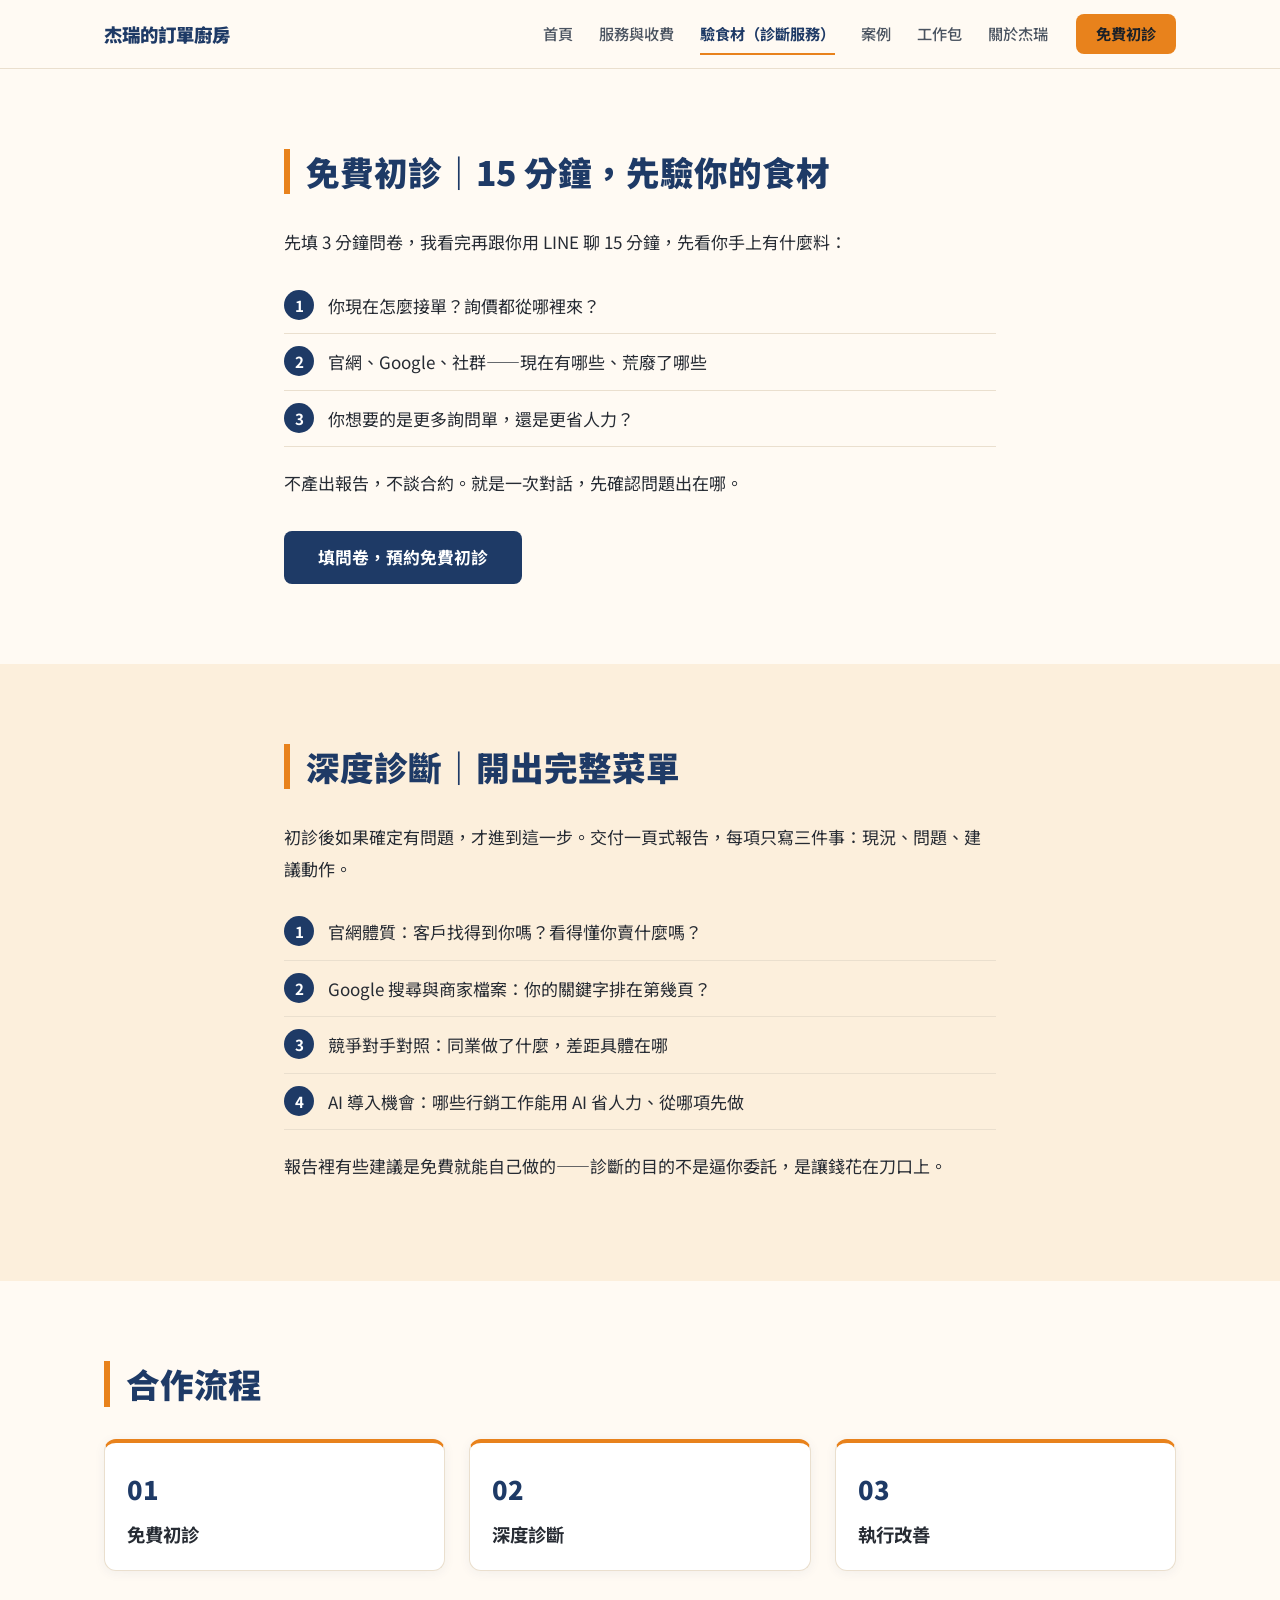
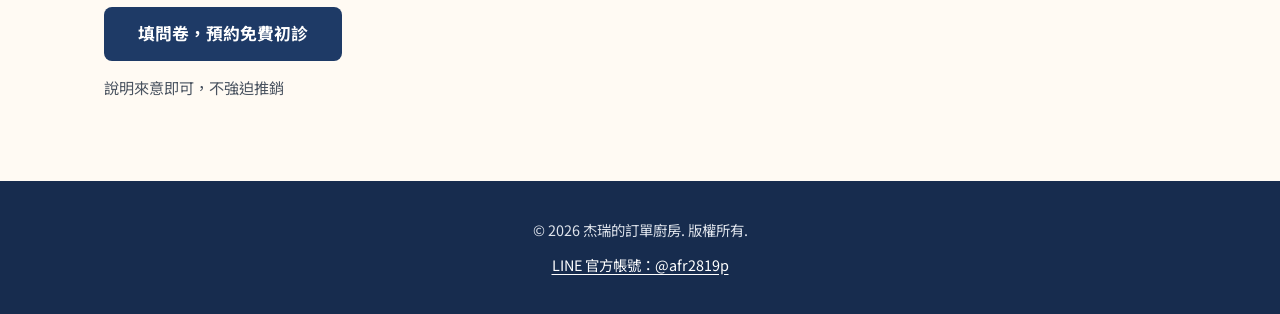
<file: diagnosis/index.html>
<!DOCTYPE html>
<html lang="zh-Hant-TW">
<head>
<meta charset="utf-8">
<meta name="viewport" content="width=device-width, initial-scale=1">
<title>驗食材（診斷服務） | 杰瑞的訂單廚房</title>
<meta name="description" content="加 LINE 聊 15 分鐘，我先看你手上有什麼料。不產出報告，不談合約。">
<meta property="og:site_name" content="杰瑞的訂單廚房">
<meta property="og:type" content="website">
<meta property="og:title" content="驗食材（診斷服務） | 杰瑞的訂單廚房">
<meta property="og:description" content="加 LINE 聊 15 分鐘，我先看你手上有什麼料。不產出報告，不談合約。">
<meta property="og:locale" content="zh_TW">
<meta property="og:image" content="https://jerrychang0830-bot.github.io/assets/og.jpg">
<meta property="og:image:width" content="1200">
<meta property="og:image:height" content="630">
<meta property="og:image:alt" content="杰瑞的訂單廚房｜行銷 × AI 導入顧問，專治南台灣製造業的接單斷層">
<meta name="twitter:card" content="summary_large_image">
<meta name="twitter:image" content="https://jerrychang0830-bot.github.io/assets/og.jpg">
<link rel="canonical" href="https://jerrychang0830-bot.github.io/diagnosis/">
<meta property="og:url" content="https://jerrychang0830-bot.github.io/diagnosis/">
<link rel="icon" href="../assets/favicon.svg" type="image/svg+xml">
<link rel="preconnect" href="https://fonts.googleapis.com">
<link rel="preconnect" href="https://fonts.gstatic.com" crossorigin>
<link rel="stylesheet" href="https://fonts.googleapis.com/css2?family=Noto+Sans+TC:wght@400;500;700;900&display=swap">
<link rel="stylesheet" href="../assets/style.css">
<script>document.documentElement.classList.add('js')</script>
</head>
<body>
<a class="skip" href="#main">跳到主要內容</a>
<header class="site-header">
  <div class="wrap bar">
    <a class="brand" href="../">杰瑞的訂單廚房</a>
    <button class="nav-toggle" type="button" aria-expanded="false" aria-controls="site-nav">選單</button>
    <nav id="site-nav" class="site-nav" aria-label="主選單">
      <ul>
        <li><a href="../">首頁</a></li>
        <li><a href="../services/">服務與收費</a></li>
        <li><a href="../diagnosis/" aria-current="page">驗食材（診斷服務）</a></li>
        <li><a href="../cases/">案例</a></li>
        <li><a href="../packages/">工作包</a></li>
        <li><a href="../about/">關於杰瑞</a></li>
      </ul>
      <a class="btn btn-sm" href="../intake/" rel="noopener">免費初診</a>
    </nav>
  </div>
</header>
<main id="main">
<section class="section">
  <div class="wrap prose">
    <h1 class="sec-title">免費初診｜15 分鐘，先驗你的食材</h1>
    <p>先填 3 分鐘問卷，我看完再跟你用 LINE 聊 15 分鐘，先看你手上有什麼料：</p>
    <ol class="plain">
      <li>你現在怎麼接單？詢價都從哪裡來？</li>
      <li>官網、Google、社群——現在有哪些、荒廢了哪些</li>
      <li>你想要的是更多詢問單，還是更省人力？</li>
    </ol>
    <p>不產出報告，不談合約。就是一次對話，先確認問題出在哪。</p>
    <a class="btn btn-navy" href="../intake/" rel="noopener">填問卷，預約免費初診</a>
  </div>
</section>

<section class="section section-alt">
  <div class="wrap prose">
    <h2 class="sec-title">深度診斷｜開出完整菜單</h2>
    <p>初診後如果確定有問題，才進到這一步。交付一頁式報告，每項只寫三件事：現況、問題、建議動作。</p>
    <ol class="plain">
      <li>官網體質：客戶找得到你嗎？看得懂你賣什麼嗎？</li>
      <li>Google 搜尋與商家檔案：你的關鍵字排在第幾頁？</li>
      <li>競爭對手對照：同業做了什麼，差距具體在哪</li>
      <li>AI 導入機會：哪些行銷工作能用 AI 省人力、從哪項先做</li>
    </ol>
    <p>報告裡有些建議是免費就能自己做的——診斷的目的不是逼你委託，是讓錢花在刀口上。</p>
  </div>
</section>

<section class="section">
  <div class="wrap">
    <h2 class="sec-title">合作流程</h2>
    <ol class="flow flow-3">
      <li><span class="step-no">01</span><p><strong>免費初診</strong></p></li>
      <li><span class="step-no">02</span><p><strong>深度診斷</strong></p></li>
      <li><span class="step-no">03</span><p><strong>執行改善</strong></p></li>
    </ol>
    <div class="action">
      <a class="btn btn-navy" href="../intake/" rel="noopener">填問卷，預約免費初診</a>
      <p class="note-dark">說明來意即可，不強迫推銷</p>
    </div>
  </div>
</section>
</main>
<footer class="site-footer">
  <div class="wrap">
    <p>© 2026 杰瑞的訂單廚房. 版權所有.</p>
    <p class="footer-line"><a href="https://line.me/R/ti/p/@afr2819p" rel="noopener">LINE 官方帳號：@afr2819p</a></p>
  </div>
</footer>
<script src="../assets/site.js" defer></script>
</body>
</html>
</file>
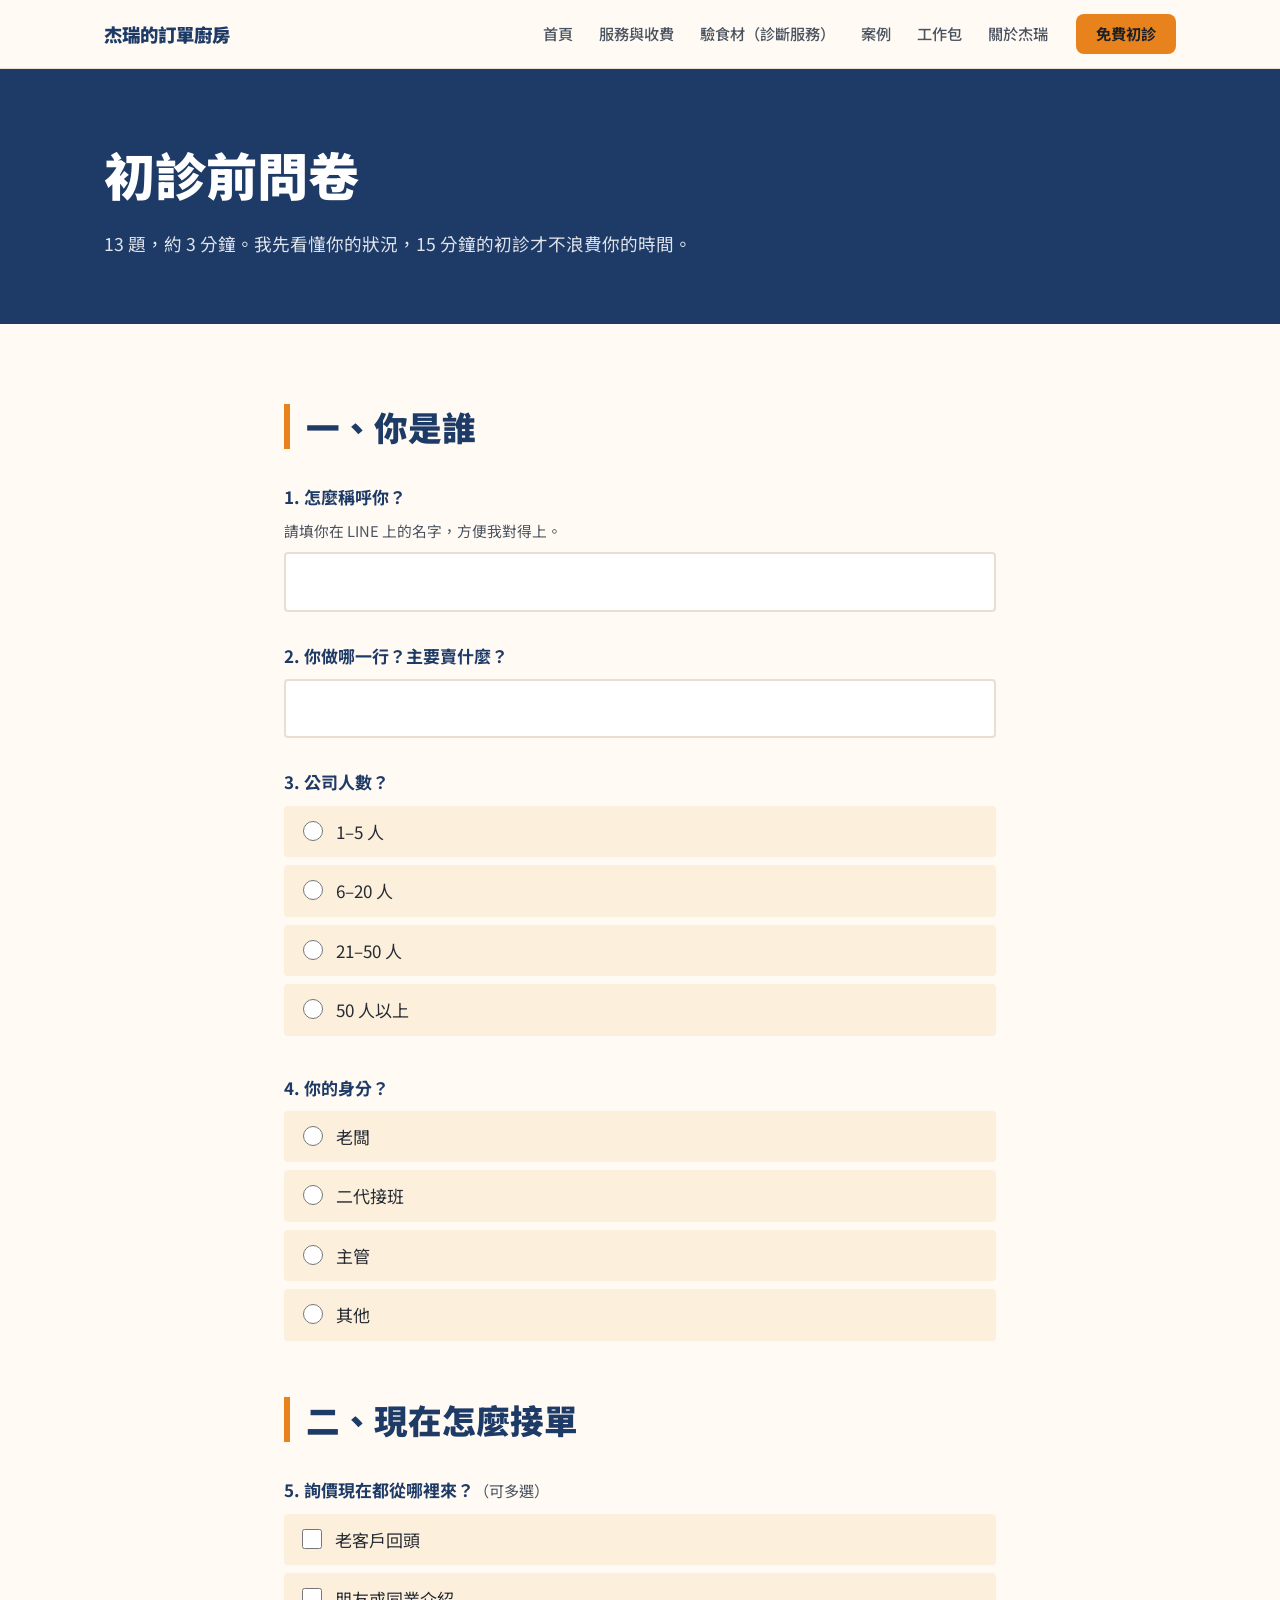
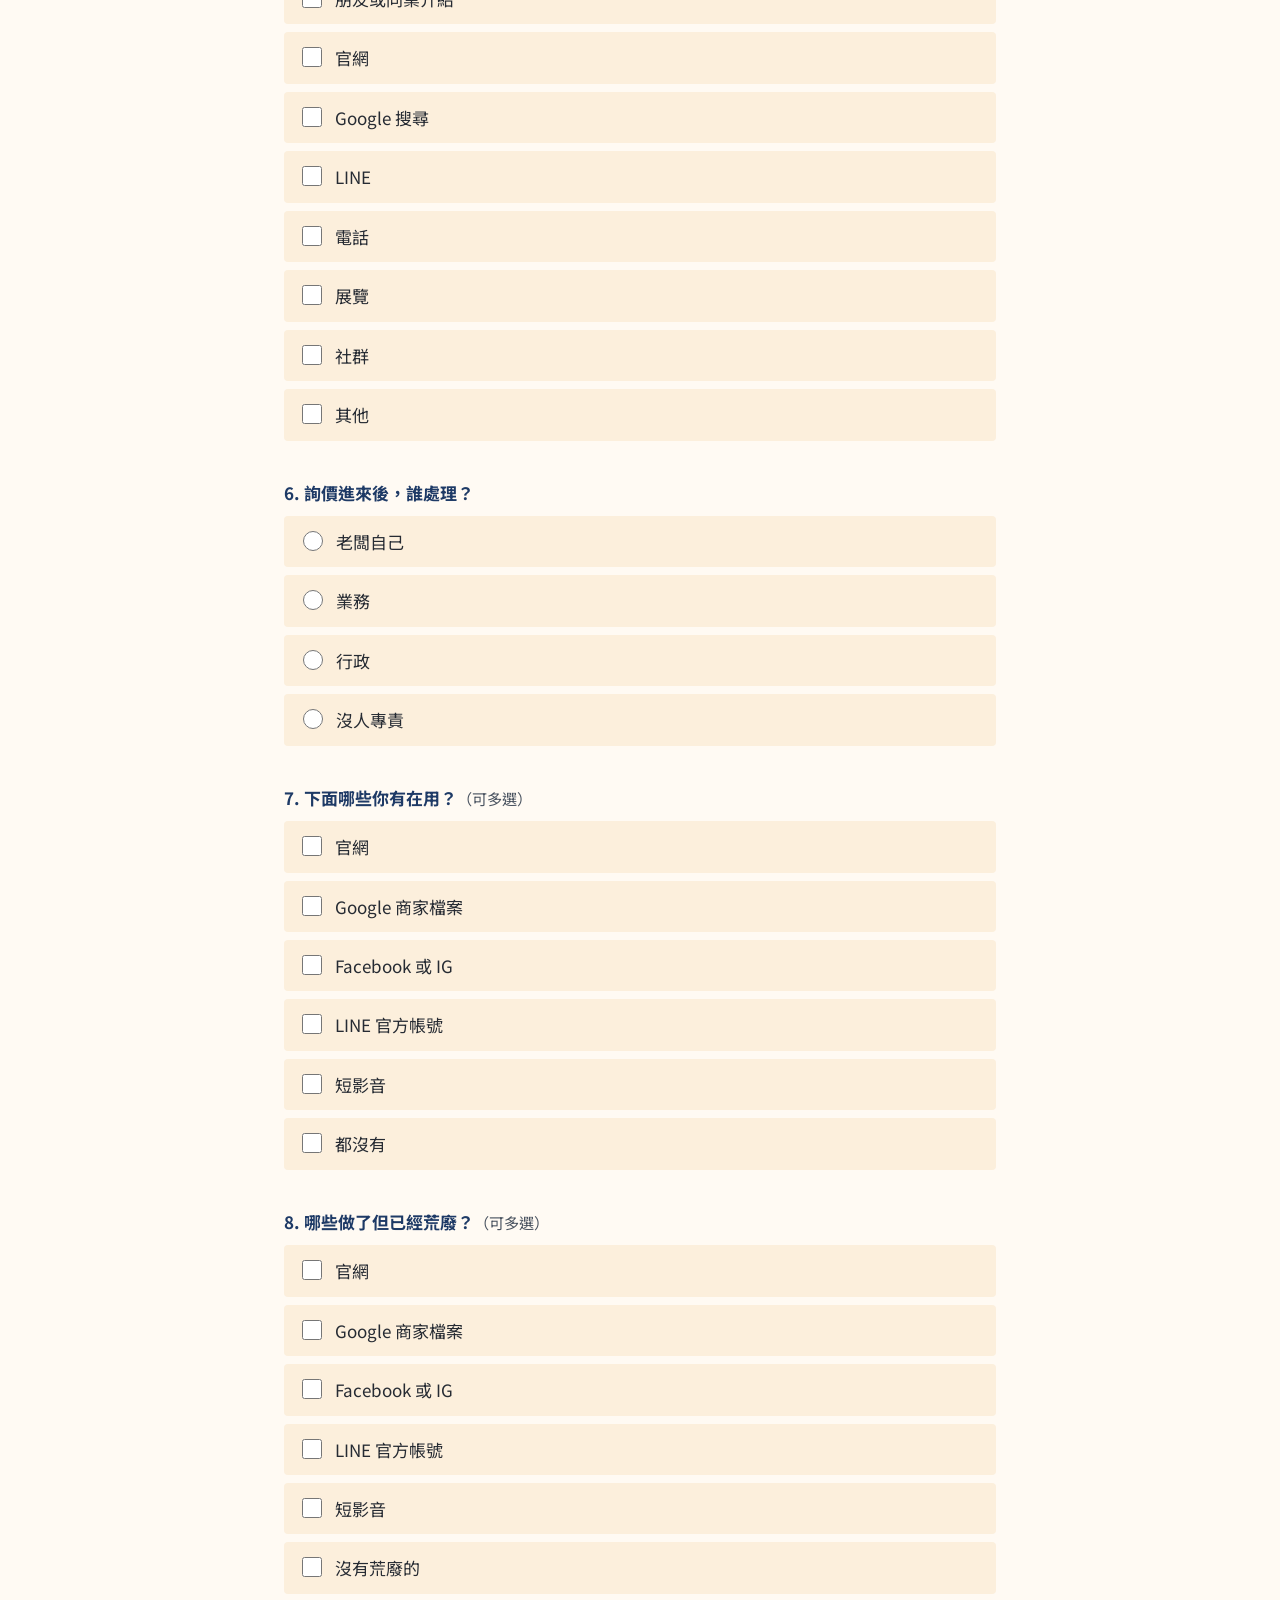
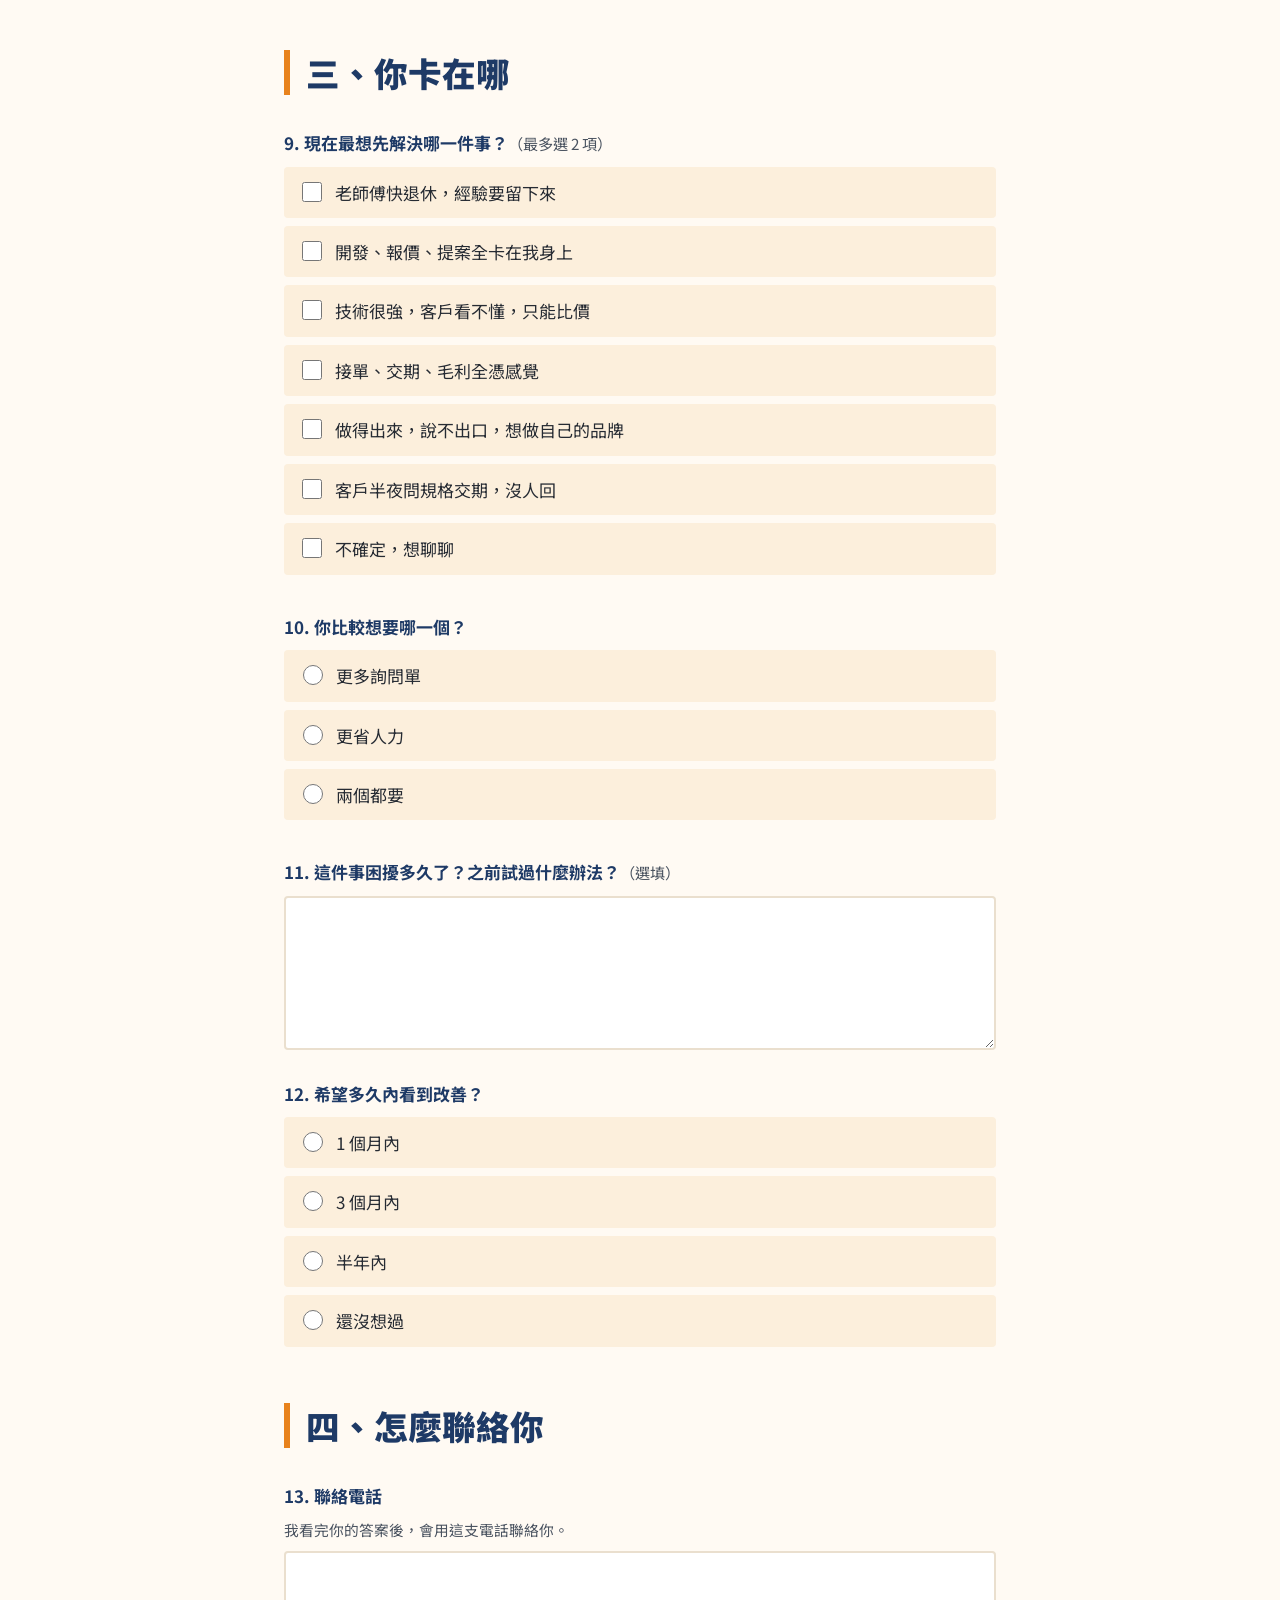
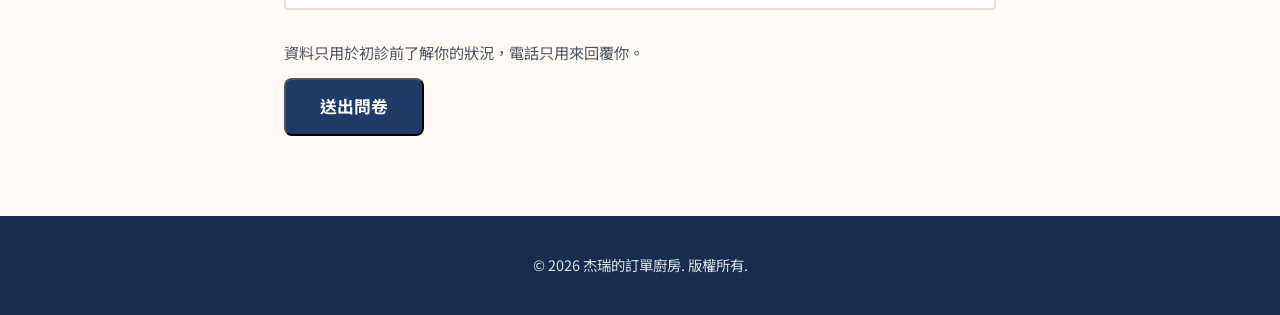
<file: intake/index.html>
<!DOCTYPE html>
<html lang="zh-Hant-TW">
<head>
<meta charset="utf-8">
<meta name="viewport" content="width=device-width, initial-scale=1">
<meta name="robots" content="noindex, nofollow">
<title>初診前問卷 | 杰瑞的訂單廚房</title>
<meta name="description" content="免費初診前的 3 分鐘問卷，先讓杰瑞看懂你的接單現況與卡關點。">
<meta property="og:site_name" content="杰瑞的訂單廚房">
<meta property="og:type" content="website">
<meta property="og:title" content="初診前問卷 | 杰瑞的訂單廚房">
<meta property="og:description" content="免費初診前的 3 分鐘問卷，先讓杰瑞看懂你的接單現況與卡關點。">
<meta name="twitter:card" content="summary">
<link rel="canonical" href="https://jerrychang0830-bot.github.io/intake/">
<meta property="og:url" content="https://jerrychang0830-bot.github.io/intake/">
<link rel="icon" href="../assets/favicon.svg" type="image/svg+xml">
<link rel="preconnect" href="https://fonts.googleapis.com">
<link rel="preconnect" href="https://fonts.gstatic.com" crossorigin>
<link rel="stylesheet" href="https://fonts.googleapis.com/css2?family=Noto+Sans+TC:wght@400;500;700;900&display=swap">
<link rel="stylesheet" href="../assets/style.css">
<script>document.documentElement.classList.add('js')</script>
</head>
<body>
<a class="skip" href="#main">跳到主要內容</a>
<header class="site-header">
  <div class="wrap bar">
    <a class="brand" href="../">杰瑞的訂單廚房</a>
    <button class="nav-toggle" type="button" aria-expanded="false" aria-controls="site-nav">選單</button>
    <nav id="site-nav" class="site-nav" aria-label="主選單">
      <ul>
        <li><a href="../">首頁</a></li>
        <li><a href="../services/">服務與收費</a></li>
        <li><a href="../diagnosis/">驗食材（診斷服務）</a></li>
        <li><a href="../cases/">案例</a></li>
        <li><a href="../packages/">工作包</a></li>
        <li><a href="../about/">關於杰瑞</a></li>
      </ul>
      <a class="btn btn-sm" href="https://line.me/R/ti/p/@afr2819p" rel="noopener">免費初診</a>
    </nav>
  </div>
</header>
<main id="main">
<section class="page-hero">
  <div class="wrap">
    <h1>初診前問卷</h1>
    <p class="lead">13 題，約 3 分鐘。我先看懂你的狀況，15 分鐘的初診才不浪費你的時間。</p>
  </div>
</section>

<section class="section">
  <div class="wrap prose">
    <form id="intake" novalidate>
      <div class="hp" aria-hidden="true">
        <label>請勿填寫此欄<input type="text" name="trap_field" tabindex="-1" autocomplete="off"></label>
      </div>

      <h2 class="sec-title">一、你是誰</h2>

      <div class="field">
        <label class="q" for="q1">1. 怎麼稱呼你？</label>
        <p class="hint">請填你在 LINE 上的名字，方便我對得上。</p>
        <input class="inp" type="text" id="q1" name="name" maxlength="40" required>
      </div>

      <div class="field">
        <label class="q" for="q2">2. 你做哪一行？主要賣什麼？</label>
        <input class="inp" type="text" id="q2" name="industry" maxlength="120" required>
      </div>

      <fieldset class="field" data-group="size" data-required="1">
        <legend class="q">3. 公司人數？</legend>
        <label class="opt"><input type="radio" name="size" value="1–5 人"> 1–5 人</label>
        <label class="opt"><input type="radio" name="size" value="6–20 人"> 6–20 人</label>
        <label class="opt"><input type="radio" name="size" value="21–50 人"> 21–50 人</label>
        <label class="opt"><input type="radio" name="size" value="50 人以上"> 50 人以上</label>
      </fieldset>

      <fieldset class="field" data-group="role" data-required="1">
        <legend class="q">4. 你的身分？</legend>
        <label class="opt"><input type="radio" name="role" value="老闆"> 老闆</label>
        <label class="opt"><input type="radio" name="role" value="二代接班"> 二代接班</label>
        <label class="opt"><input type="radio" name="role" value="主管"> 主管</label>
        <label class="opt"><input type="radio" name="role" value="其他"> 其他</label>
      </fieldset>

      <h2 class="sec-title">二、現在怎麼接單</h2>

      <fieldset class="field" data-group="sources" data-required="1">
        <legend class="q">5. 詢價現在都從哪裡來？<span class="sub">（可多選）</span></legend>
        <label class="opt"><input type="checkbox" name="sources" value="老客戶回頭"> 老客戶回頭</label>
        <label class="opt"><input type="checkbox" name="sources" value="朋友或同業介紹"> 朋友或同業介紹</label>
        <label class="opt"><input type="checkbox" name="sources" value="官網"> 官網</label>
        <label class="opt"><input type="checkbox" name="sources" value="Google 搜尋"> Google 搜尋</label>
        <label class="opt"><input type="checkbox" name="sources" value="LINE"> LINE</label>
        <label class="opt"><input type="checkbox" name="sources" value="電話"> 電話</label>
        <label class="opt"><input type="checkbox" name="sources" value="展覽"> 展覽</label>
        <label class="opt"><input type="checkbox" name="sources" value="社群"> 社群</label>
        <label class="opt"><input type="checkbox" name="sources" value="其他"> 其他</label>
      </fieldset>

      <fieldset class="field" data-group="handler" data-required="1">
        <legend class="q">6. 詢價進來後，誰處理？</legend>
        <label class="opt"><input type="radio" name="handler" value="老闆自己"> 老闆自己</label>
        <label class="opt"><input type="radio" name="handler" value="業務"> 業務</label>
        <label class="opt"><input type="radio" name="handler" value="行政"> 行政</label>
        <label class="opt"><input type="radio" name="handler" value="沒人專責"> 沒人專責</label>
      </fieldset>

      <fieldset class="field" data-group="using" data-required="1" data-exclusive="都沒有">
        <legend class="q">7. 下面哪些你有在用？<span class="sub">（可多選）</span></legend>
        <label class="opt"><input type="checkbox" name="using" value="官網"> 官網</label>
        <label class="opt"><input type="checkbox" name="using" value="Google 商家檔案"> Google 商家檔案</label>
        <label class="opt"><input type="checkbox" name="using" value="Facebook 或 IG"> Facebook 或 IG</label>
        <label class="opt"><input type="checkbox" name="using" value="LINE 官方帳號"> LINE 官方帳號</label>
        <label class="opt"><input type="checkbox" name="using" value="短影音"> 短影音</label>
        <label class="opt"><input type="checkbox" name="using" value="都沒有"> 都沒有</label>
      </fieldset>

      <fieldset class="field" data-group="abandoned" data-required="1" data-exclusive="沒有荒廢的">
        <legend class="q">8. 哪些做了但已經荒廢？<span class="sub">（可多選）</span></legend>
        <label class="opt"><input type="checkbox" name="abandoned" value="官網"> 官網</label>
        <label class="opt"><input type="checkbox" name="abandoned" value="Google 商家檔案"> Google 商家檔案</label>
        <label class="opt"><input type="checkbox" name="abandoned" value="Facebook 或 IG"> Facebook 或 IG</label>
        <label class="opt"><input type="checkbox" name="abandoned" value="LINE 官方帳號"> LINE 官方帳號</label>
        <label class="opt"><input type="checkbox" name="abandoned" value="短影音"> 短影音</label>
        <label class="opt"><input type="checkbox" name="abandoned" value="沒有荒廢的"> 沒有荒廢的</label>
      </fieldset>

      <h2 class="sec-title">三、你卡在哪</h2>

      <fieldset class="field" data-group="pain" data-required="1" data-max="2">
        <legend class="q">9. 現在最想先解決哪一件事？<span class="sub">（最多選 2 項）</span></legend>
        <label class="opt"><input type="checkbox" name="pain" value="legacy"> 老師傅快退休，經驗要留下來</label>
        <label class="opt"><input type="checkbox" name="pain" value="sales"> 開發、報價、提案全卡在我身上</label>
        <label class="opt"><input type="checkbox" name="pain" value="brand"> 技術很強，客戶看不懂，只能比價</label>
        <label class="opt"><input type="checkbox" name="pain" value="dashboard"> 接單、交期、毛利全憑感覺</label>
        <label class="opt"><input type="checkbox" name="pain" value="oem"> 做得出來，說不出口，想做自己的品牌</label>
        <label class="opt"><input type="checkbox" name="pain" value="line"> 客戶半夜問規格交期，沒人回</label>
        <label class="opt"><input type="checkbox" name="pain" value="unsure"> 不確定，想聊聊</label>
      </fieldset>

      <fieldset class="field" data-group="goal" data-required="1">
        <legend class="q">10. 你比較想要哪一個？</legend>
        <label class="opt"><input type="radio" name="goal" value="更多詢問單"> 更多詢問單</label>
        <label class="opt"><input type="radio" name="goal" value="更省人力"> 更省人力</label>
        <label class="opt"><input type="radio" name="goal" value="兩個都要"> 兩個都要</label>
      </fieldset>

      <div class="field">
        <label class="q" for="q11">11. 這件事困擾多久了？之前試過什麼辦法？<span class="sub">（選填）</span></label>
        <textarea class="inp" id="q11" name="history" rows="4" maxlength="500"></textarea>
      </div>

      <fieldset class="field" data-group="timeline" data-required="1">
        <legend class="q">12. 希望多久內看到改善？</legend>
        <label class="opt"><input type="radio" name="timeline" value="1 個月內"> 1 個月內</label>
        <label class="opt"><input type="radio" name="timeline" value="3 個月內"> 3 個月內</label>
        <label class="opt"><input type="radio" name="timeline" value="半年內"> 半年內</label>
        <label class="opt"><input type="radio" name="timeline" value="還沒想過"> 還沒想過</label>
      </fieldset>

      <h2 class="sec-title">四、怎麼聯絡你</h2>

      <div class="field">
        <label class="q" for="q13">13. 聯絡電話</label>
        <p class="hint">我看完你的答案後，會用這支電話聯絡你。</p>
        <input class="inp" type="tel" id="q13" name="phone" maxlength="20" inputmode="tel" autocomplete="tel" required>
      </div>

      <p class="note-dark">資料只用於初診前了解你的狀況，電話只用來回覆你。</p>
      <p id="msg" class="form-msg" role="alert" hidden></p>
      <button class="btn btn-navy" type="submit" id="send">送出問卷</button>
    </form>

    <div id="done" class="done" hidden>
      <h2 class="sec-title">收到了</h2>
      <p>我看完你的答案後，會用你留的電話聯絡你。想更快，也可以加 LINE，說一聲「問卷填好了」，並告訴我你的稱呼。</p>
      <a class="btn btn-navy" href="https://line.me/R/ti/p/@afr2819p" rel="noopener">加 LINE 預約初診</a>
    </div>
  </div>
</section>
</main>
<footer class="site-footer">
  <div class="wrap">
    <p>© 2026 杰瑞的訂單廚房. 版權所有.</p>
  </div>
</footer>
<script src="../assets/site.js" defer></script>
<script>
(function () {
  // 部署 Apps Script 後，把網頁應用程式網址貼在下一行
  var ENDPOINT = 'https://script.google.com/macros/s/AKfycbyUEWVs735nZQW4BXuDeY-wwYznTT_MypkoNzF6aLqfKsQOpTZE4XWD44g5yXVcQbt6cA/exec';

  var form = document.getElementById('intake');
  var msg = document.getElementById('msg');
  var send = document.getElementById('send');
  var opened = Date.now();

  function say(text) { msg.textContent = text; msg.hidden = false; }

  // 「都沒有」「沒有荒廢的」與其他選項互斥；第 9 題最多選 2 項
  Array.prototype.forEach.call(form.querySelectorAll('fieldset[data-group]'), function (fs) {
    var boxes = fs.querySelectorAll('input[type=checkbox]');
    if (!boxes.length) return;
    var ex = fs.getAttribute('data-exclusive');
    var max = parseInt(fs.getAttribute('data-max') || '0', 10);
    Array.prototype.forEach.call(boxes, function (b) {
      b.addEventListener('change', function () {
        if (ex) {
          Array.prototype.forEach.call(boxes, function (o) {
            if (b.checked && b.value === ex && o !== b) o.checked = false;
            if (b.checked && b.value !== ex && o.value === ex) o.checked = false;
          });
        }
        if (max) {
          var n = fs.querySelectorAll('input:checked').length;
          Array.prototype.forEach.call(boxes, function (o) { o.disabled = !o.checked && n >= max; });
        }
      });
    });
  });

  function picked(name) {
    return Array.prototype.map.call(form.querySelectorAll('input[name=' + name + ']:checked'), function (i) { return i.value; });
  }

  form.addEventListener('submit', function (e) {
    e.preventDefault();
    msg.hidden = true;

    var name = document.getElementById('q1').value.trim();
    var industry = document.getElementById('q2').value.trim();
    if (!name || !industry) { say('第 1、2 題請填寫。'); return; }
    var groups = form.querySelectorAll('fieldset[data-required]');
    for (var i = 0; i < groups.length; i++) {
      if (!groups[i].querySelector('input:checked')) {
        var t = groups[i].querySelector('legend').textContent.split('？')[0];
        say('請回答：' + t + '？');
        groups[i].scrollIntoView({ behavior: 'smooth', block: 'center' });
        return;
      }
    }
    var phone = document.getElementById('q13').value.trim();
    if (phone.replace(/\D/g, '').length < 8) {
      say('第 13 題請填可以聯絡到你的電話。');
      document.getElementById('q13').scrollIntoView({ behavior: 'smooth', block: 'center' });
      return;
    }
    if (ENDPOINT.indexOf('__GAS_URL__') === 0) { say('問卷尚未啟用，請改用 LINE @afr2819p 聯絡。'); return; }

    var payload = {
      trap: form.querySelector('input[name=trap_field]').value,
      elapsed: Math.round((Date.now() - opened) / 1000),
      name: name,
      industry: industry,
      size: picked('size')[0],
      role: picked('role')[0],
      sources: picked('sources'),
      handler: picked('handler')[0],
      using: picked('using'),
      abandoned: picked('abandoned'),
      pain: picked('pain'),
      goal: picked('goal')[0],
      history: document.getElementById('q11').value.trim(),
      timeline: picked('timeline')[0],
      phone: phone
    };

    send.disabled = true;
    send.textContent = '送出中…';
    fetch(ENDPOINT, {
      method: 'POST',
      headers: { 'Content-Type': 'text/plain;charset=utf-8' },
      body: JSON.stringify(payload)
    }).then(function (r) { return r.json(); }).then(function (res) {
      if (res && res.ok) {
        form.hidden = true;
        document.getElementById('done').hidden = false;
        window.scrollTo({ top: 0, behavior: 'smooth' });
      } else {
        throw new Error('rejected');
      }
    }).catch(function () {
      send.disabled = false;
      send.textContent = '送出問卷';
      say('送出失敗。請改用 LINE @afr2819p 告訴我你的狀況。');
    });
  });
})();
</script>
</body>
</html>
</file>
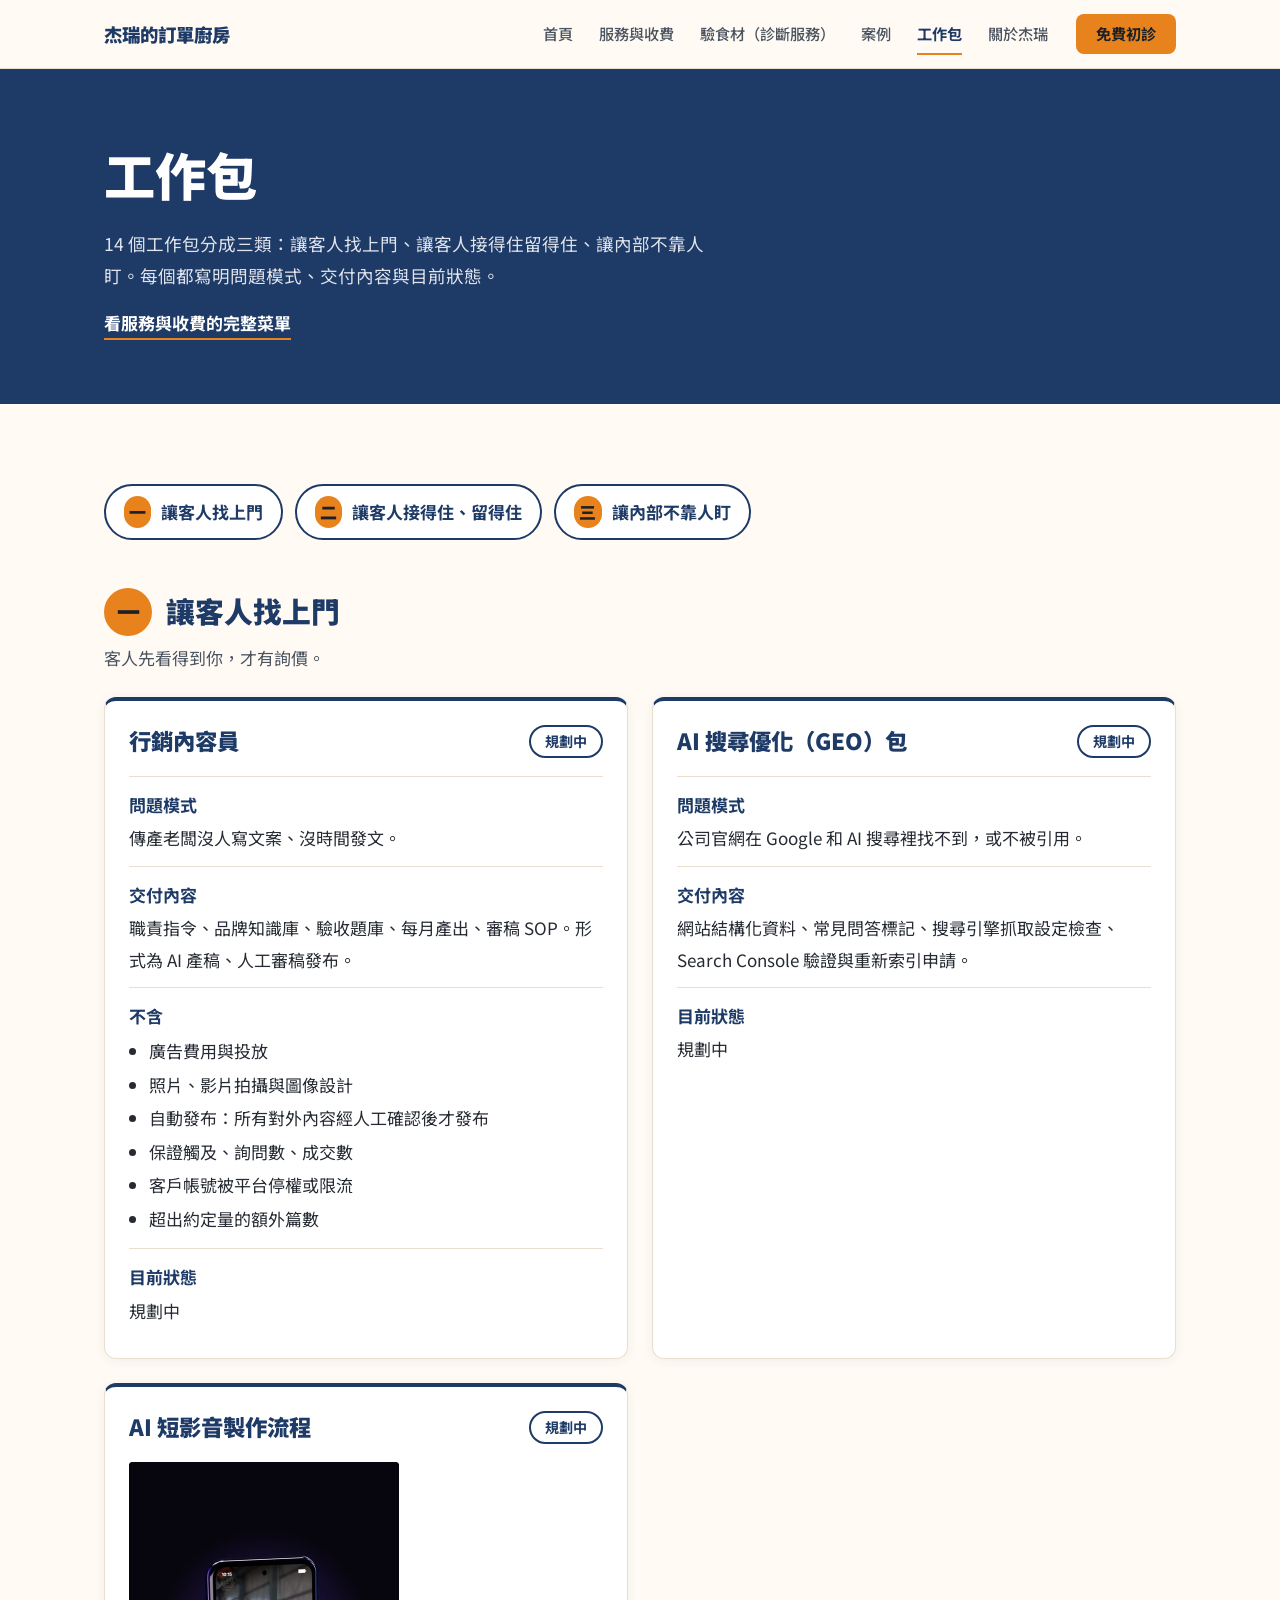
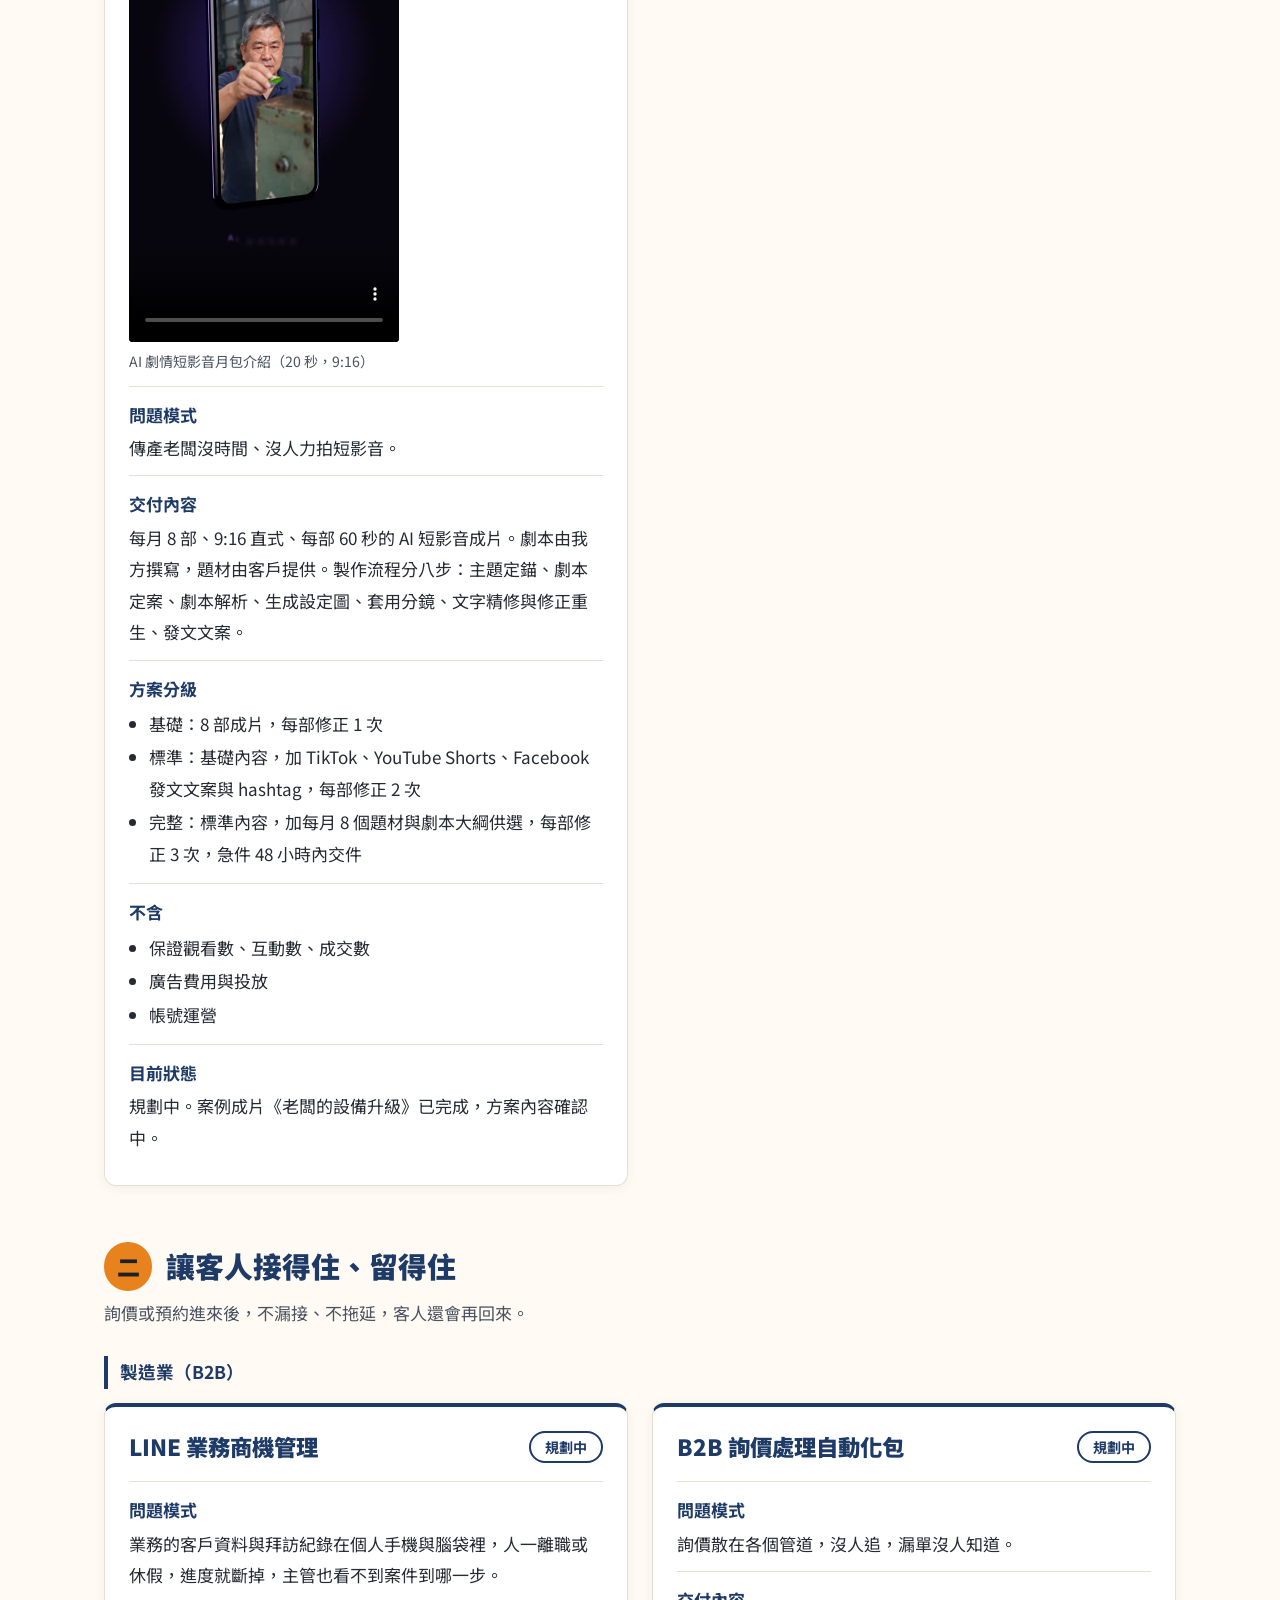
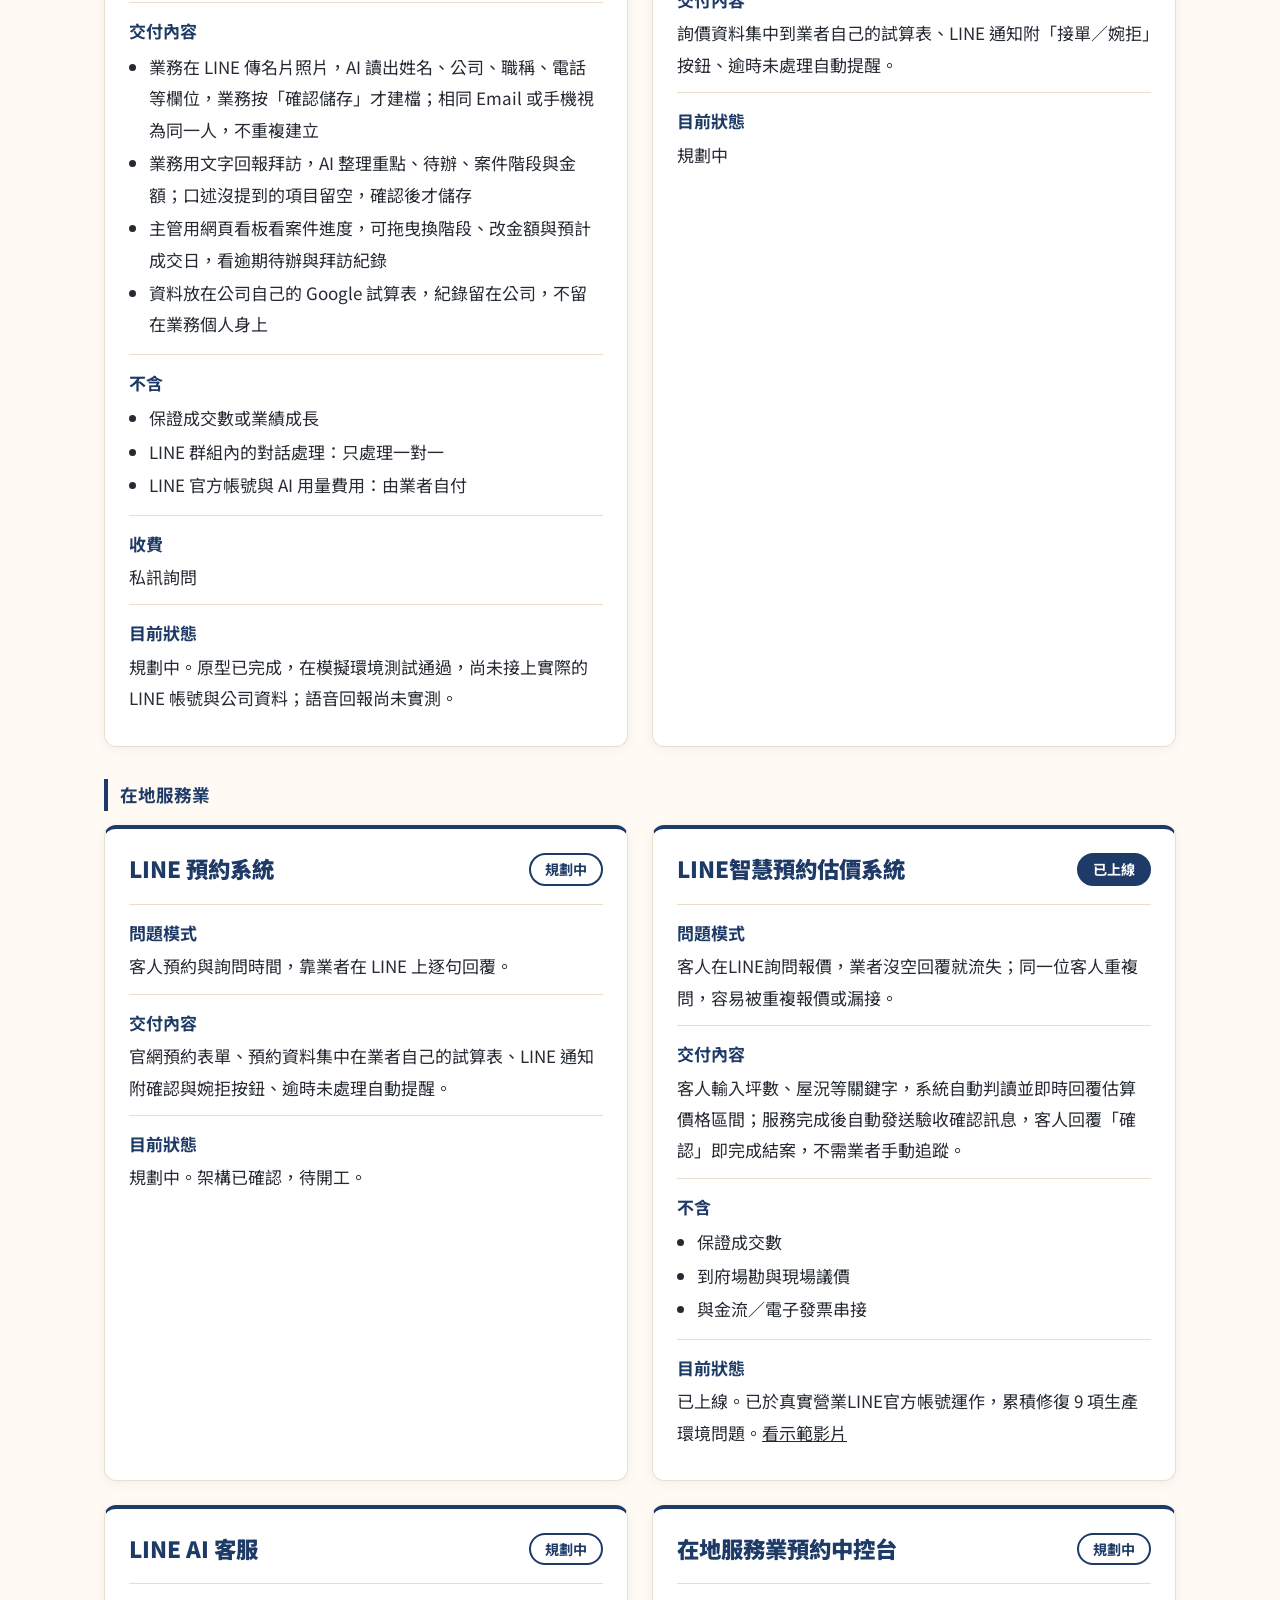
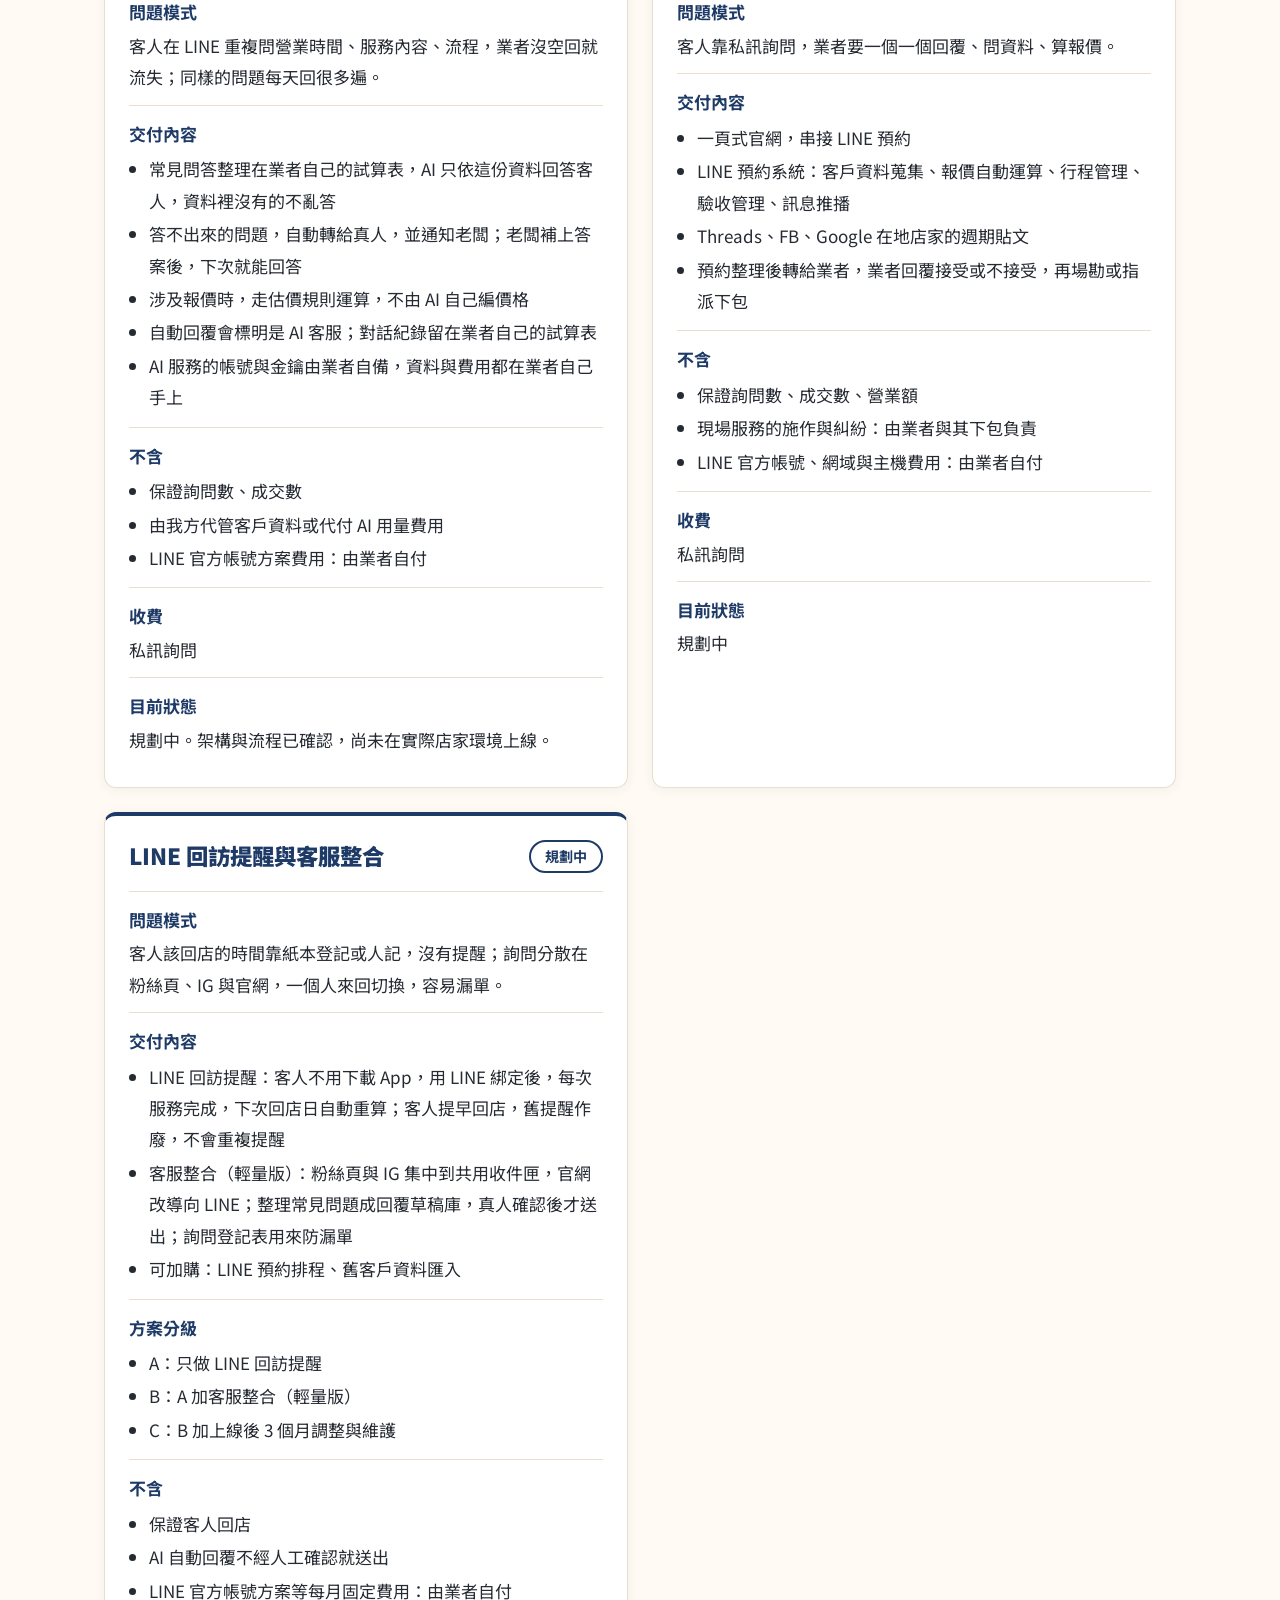
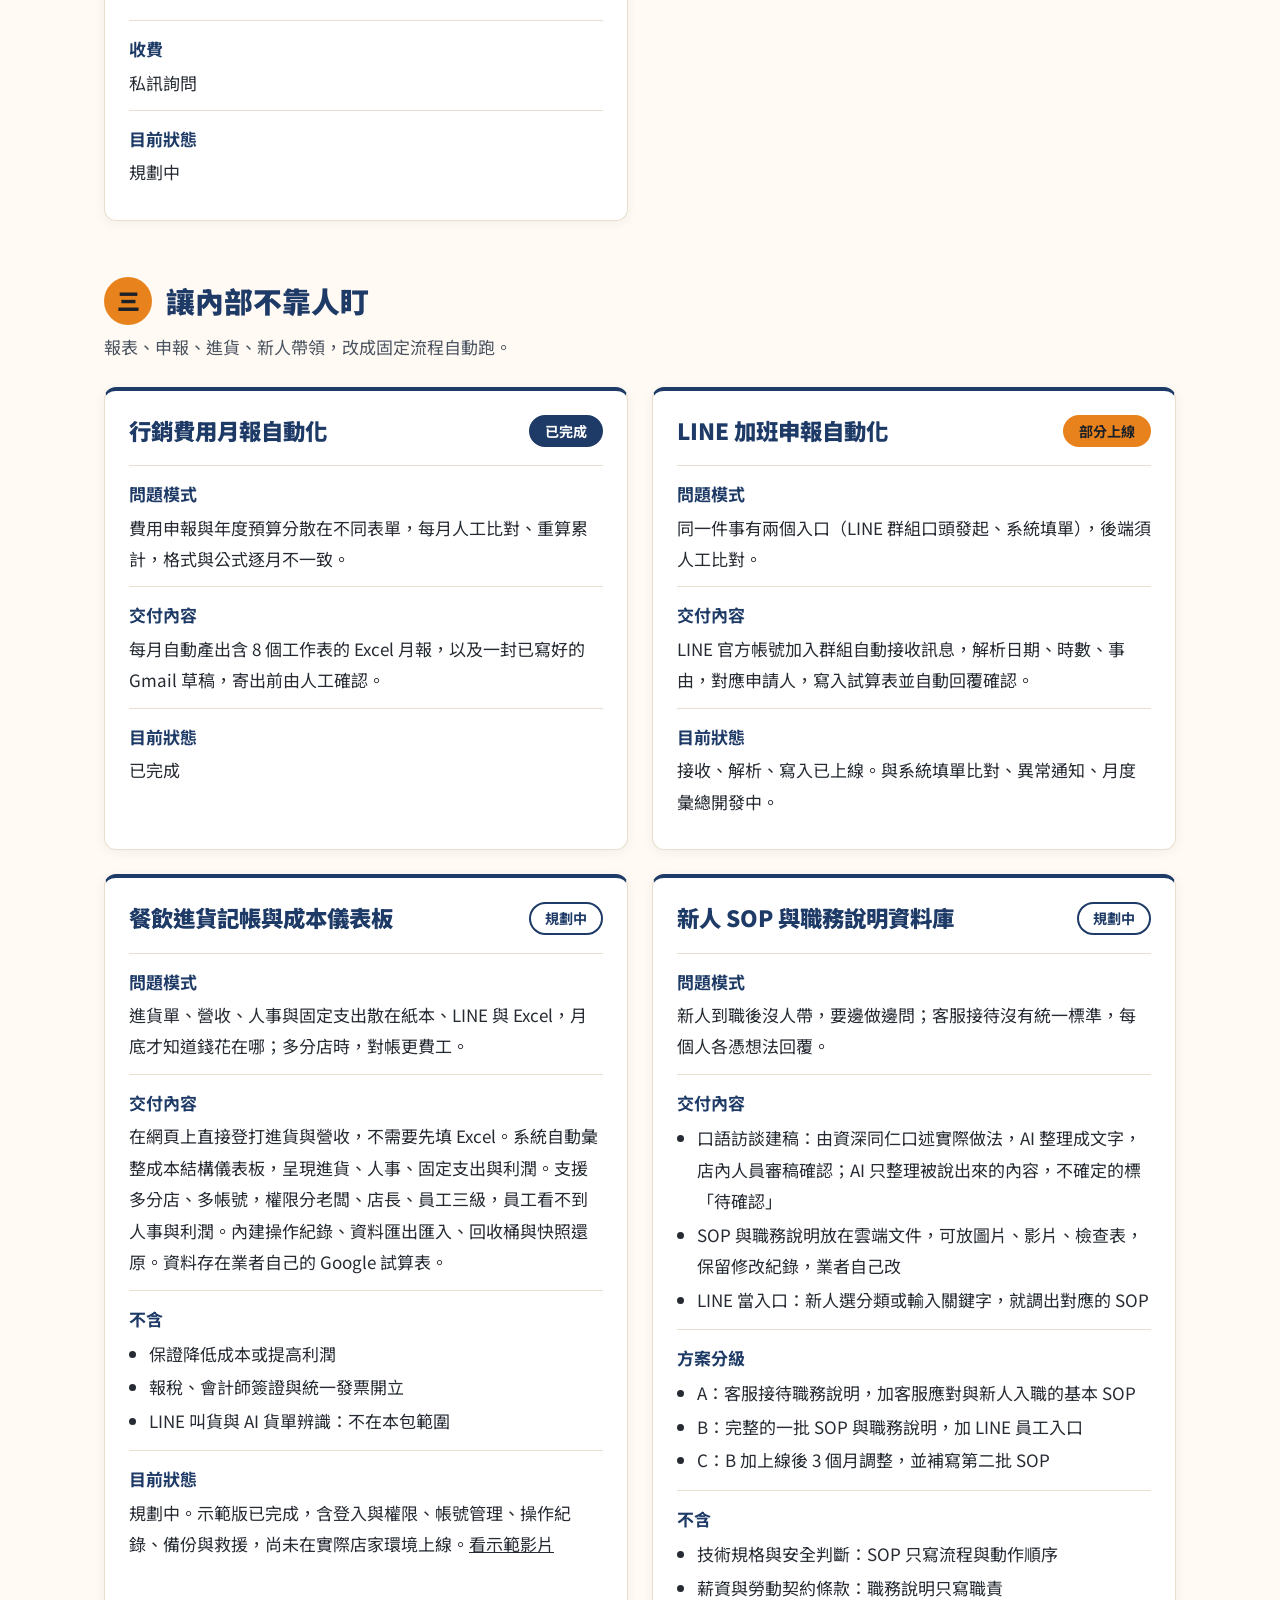
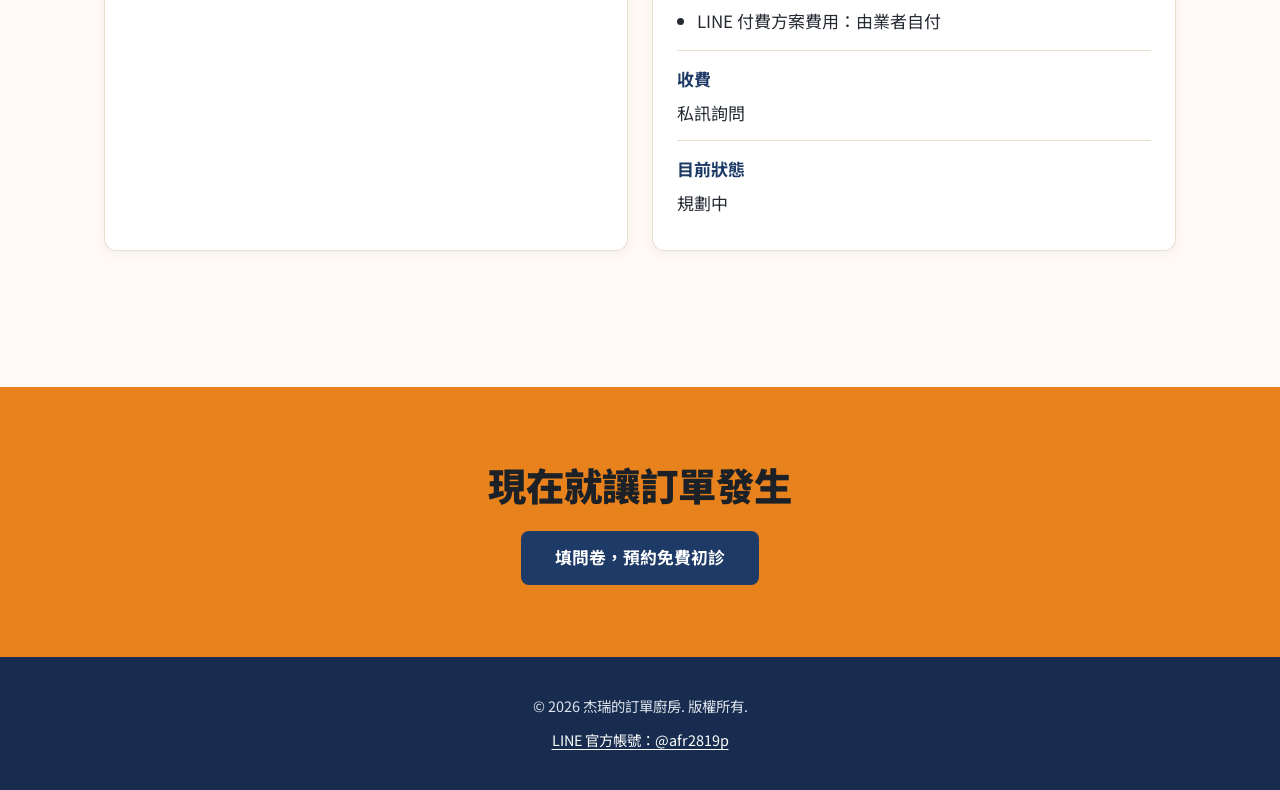
<file: packages/index.html>
<!DOCTYPE html>
<html lang="zh-Hant-TW">
<head>
<meta charset="utf-8">
<meta name="viewport" content="width=device-width, initial-scale=1">
<title>工作包 | 杰瑞的訂單廚房</title>
<meta name="description" content="月報自動化、LINE 加班申報、LINE 預約、行銷內容員、AI 搜尋優化、B2B 詢價處理、AI 短影音、餐飲進貨記帳與成本儀表板、LINE智慧預約估價系統、在地服務業預約中控台、LINE 回訪提醒與客服整合、新人 SOP 與職務說明資料庫、LINE AI 客服、LINE 業務商機管理十四項工作包的問題模式、交付內容與目前狀態。">
<meta property="og:site_name" content="杰瑞的訂單廚房">
<meta property="og:type" content="website">
<meta property="og:title" content="工作包 | 杰瑞的訂單廚房">
<meta property="og:description" content="月報自動化、LINE 加班申報、LINE 預約、行銷內容員、AI 搜尋優化、B2B 詢價處理、AI 短影音、餐飲進貨記帳與成本儀表板、LINE智慧預約估價系統、在地服務業預約中控台、LINE 回訪提醒與客服整合、新人 SOP 與職務說明資料庫、LINE AI 客服、LINE 業務商機管理十四項工作包的問題模式、交付內容與目前狀態。">
<meta property="og:locale" content="zh_TW">
<meta property="og:image" content="https://jerrychang0830-bot.github.io/assets/og.jpg">
<meta property="og:image:width" content="1200">
<meta property="og:image:height" content="630">
<meta property="og:image:alt" content="杰瑞的訂單廚房｜行銷 × AI 導入顧問，專治南台灣製造業的接單斷層">
<meta name="twitter:card" content="summary_large_image">
<meta name="twitter:image" content="https://jerrychang0830-bot.github.io/assets/og.jpg">
<link rel="canonical" href="https://jerrychang0830-bot.github.io/packages/">
<meta property="og:url" content="https://jerrychang0830-bot.github.io/packages/">
<link rel="icon" href="../assets/favicon.svg" type="image/svg+xml">
<link rel="preconnect" href="https://fonts.googleapis.com">
<link rel="preconnect" href="https://fonts.gstatic.com" crossorigin>
<link rel="stylesheet" href="https://fonts.googleapis.com/css2?family=Noto+Sans+TC:wght@400;500;700;900&display=swap">
<link rel="stylesheet" href="../assets/style.css">
<script>document.documentElement.classList.add('js')</script>
<script type="application/ld+json">
{
  "@context": "https://schema.org",
  "@type": "ItemList",
  "name": "杰瑞的訂單廚房 工作包",
  "itemListElement": [
    {
      "@type": "ListItem",
      "position": 1,
      "item": {
        "@type": "Service",
        "name": "行銷費用月報自動化",
        "description": "每月自動產出含 8 個工作表的 Excel 月報，以及一封已寫好的 Gmail 草稿，寄出前由人工確認。",
        "provider": {
          "@type": "ProfessionalService",
          "name": "杰瑞的訂單廚房",
          "url": "https://jerrychang0830-bot.github.io/"
        }
      }
    },
    {
      "@type": "ListItem",
      "position": 2,
      "item": {
        "@type": "Service",
        "name": "LINE 加班申報自動化",
        "description": "LINE 官方帳號加入群組自動接收訊息，解析日期、時數、事由，寫入試算表並自動回覆確認。",
        "provider": {
          "@type": "ProfessionalService",
          "name": "杰瑞的訂單廚房",
          "url": "https://jerrychang0830-bot.github.io/"
        }
      }
    },
    {
      "@type": "ListItem",
      "position": 3,
      "item": {
        "@type": "Service",
        "name": "LINE 預約系統",
        "description": "官網預約表單、預約資料集中在業者自己的試算表、LINE 通知附確認與婉拒按鈕、逾時未處理自動提醒。",
        "provider": {
          "@type": "ProfessionalService",
          "name": "杰瑞的訂單廚房",
          "url": "https://jerrychang0830-bot.github.io/"
        }
      }
    },
    {
      "@type": "ListItem",
      "position": 4,
      "item": {
        "@type": "Service",
        "name": "行銷內容員",
        "description": "職責指令、品牌知識庫、驗收題庫、每月產出、審稿 SOP，AI 產稿、人工審稿發布。",
        "provider": {
          "@type": "ProfessionalService",
          "name": "杰瑞的訂單廚房",
          "url": "https://jerrychang0830-bot.github.io/"
        }
      }
    },
    {
      "@type": "ListItem",
      "position": 5,
      "item": {
        "@type": "Service",
        "name": "AI 搜尋優化（GEO）包",
        "description": "網站結構化資料、常見問答標記、搜尋引擎抓取設定檢查、Search Console 驗證與重新索引申請。",
        "provider": {
          "@type": "ProfessionalService",
          "name": "杰瑞的訂單廚房",
          "url": "https://jerrychang0830-bot.github.io/"
        }
      }
    },
    {
      "@type": "ListItem",
      "position": 6,
      "item": {
        "@type": "Service",
        "name": "B2B 詢價處理自動化包",
        "description": "詢價資料集中到業者自己的試算表、LINE 通知附接單與婉拒按鈕、逾時未處理自動提醒。",
        "provider": {
          "@type": "ProfessionalService",
          "name": "杰瑞的訂單廚房",
          "url": "https://jerrychang0830-bot.github.io/"
        }
      }
    },
    {
      "@type": "ListItem",
      "position": 7,
      "item": {
        "@type": "Service",
        "name": "AI 短影音製作流程",
        "description": "每月 8 部、9:16 直式、每部 60 秒的 AI 短影音成片。",
        "provider": {
          "@type": "ProfessionalService",
          "name": "杰瑞的訂單廚房",
          "url": "https://jerrychang0830-bot.github.io/"
        }
      }
    },
    {
      "@type": "ListItem",
      "position": 8,
      "item": {
        "@type": "Service",
        "name": "餐飲進貨記帳與成本儀表板",
        "description": "在網頁上直接登打進貨與營收，自動彙整成本結構儀表板，支援多分店、多帳號與權限管理，資料存在業者自己的 Google 試算表。",
        "provider": {
          "@type": "ProfessionalService",
          "name": "杰瑞的訂單廚房",
          "url": "https://jerrychang0830-bot.github.io/"
        }
      }
    },
    {
      "@type": "ListItem",
      "position": 9,
      "item": {
        "@type": "Service",
        "name": "LINE智慧預約估價系統",
        "description": "客人輸入坪數、屋況等關鍵字，系統自動判讀並即時回覆估算價格區間；服務完成後自動發送驗收確認訊息，客人回覆確認即結案。",
        "provider": {
          "@type": "ProfessionalService",
          "name": "杰瑞的訂單廚房",
          "url": "https://jerrychang0830-bot.github.io/"
        }
      }
    },
    {
      "@type": "ListItem",
      "position": 10,
      "item": {
        "@type": "Service",
        "name": "在地服務業預約中控台",
        "description": "一頁式官網串接 LINE 預約、客戶資料蒐集、報價自動運算、行程與驗收管理、社群週期貼文，預約整理後轉給業者。",
        "provider": {
          "@type": "ProfessionalService",
          "name": "杰瑞的訂單廚房",
          "url": "https://jerrychang0830-bot.github.io/"
        }
      }
    },
    {
      "@type": "ListItem",
      "position": 11,
      "item": {
        "@type": "Service",
        "name": "LINE 回訪提醒與客服整合",
        "description": "客人用 LINE 綁定後，下次回店日自動重算，提早回店舊提醒作廢；粉絲頁與 IG 詢問集中處理，AI 只產出回覆草稿，真人確認後才送出。",
        "provider": {
          "@type": "ProfessionalService",
          "name": "杰瑞的訂單廚房",
          "url": "https://jerrychang0830-bot.github.io/"
        }
      }
    },
    {
      "@type": "ListItem",
      "position": 12,
      "item": {
        "@type": "Service",
        "name": "新人 SOP 與職務說明資料庫",
        "description": "資深同仁口述實際做法，AI 整理成 SOP 與職務說明，店內人員審稿確認；內容放雲端由業者自己修改，新人用 LINE 查詢。",
        "provider": {
          "@type": "ProfessionalService",
          "name": "杰瑞的訂單廚房",
          "url": "https://jerrychang0830-bot.github.io/"
        }
      }
    },
    {
      "@type": "ListItem",
      "position": 13,
      "item": {
        "@type": "Service",
        "name": "LINE AI 客服",
        "description": "業者把常見問答整理進自己的試算表，AI 只依這份資料回答客人；答不出的轉真人並通知老闆，對話紀錄留在業者自己的試算表。",
        "provider": {
          "@type": "ProfessionalService",
          "name": "杰瑞的訂單廚房",
          "url": "https://jerrychang0830-bot.github.io/"
        }
      }
    },
    {
      "@type": "ListItem",
      "position": 14,
      "item": {
        "@type": "Service",
        "name": "LINE 業務商機管理",
        "description": "業務在 LINE 傳名片照片或文字回報，AI 整理後存進公司的試算表，主管用網頁看板看案件進度。",
        "provider": {
          "@type": "ProfessionalService",
          "name": "杰瑞的訂單廚房",
          "url": "https://jerrychang0830-bot.github.io/"
        }
      }
    }
  ]
}
</script>
</head>
<body>
<a class="skip" href="#main">跳到主要內容</a>
<header class="site-header">
  <div class="wrap bar">
    <a class="brand" href="../">杰瑞的訂單廚房</a>
    <button class="nav-toggle" type="button" aria-expanded="false" aria-controls="site-nav">選單</button>
    <nav id="site-nav" class="site-nav" aria-label="主選單">
      <ul>
        <li><a href="../">首頁</a></li>
        <li><a href="../services/">服務與收費</a></li>
        <li><a href="../diagnosis/">驗食材（診斷服務）</a></li>
        <li><a href="../cases/">案例</a></li>
        <li><a href="../packages/" aria-current="page">工作包</a></li>
        <li><a href="../about/">關於杰瑞</a></li>
      </ul>
      <a class="btn btn-sm" href="../intake/" rel="noopener">免費初診</a>
    </nav>
  </div>
</header>
<main id="main">
<section class="page-hero">
  <div class="wrap">
    <h1>工作包</h1>
    <p class="lead">14 個工作包分成三類：讓客人找上門、讓客人接得住留得住、讓內部不靠人盯。每個都寫明問題模式、交付內容與目前狀態。</p>
    <a class="hero-link" href="../services/">看服務與收費的完整菜單</a>
  </div>
</section>

<section class="section">
  <div class="wrap">
    <ul class="cat-nav" aria-label="工作包分類"><li><a href="#cat-find"><span>一</span>讓客人找上門</a></li><li><a href="#cat-catch"><span>二</span>讓客人接得住、留得住</a></li><li><a href="#cat-inside"><span>三</span>讓內部不靠人盯</a></li></ul>
    <div class="pk-group" id="cat-find">
      <h2 class="pk-group-title"><span class="pk-no">一</span>讓客人找上門</h2>
      <p class="pk-group-lead">客人先看得到你，才有詢價。</p>
      <div class="grid grid-2 pkg-grid">
      <article class="case pkg" id="pkg-content">
        <header class="case-head">
          <h2>行銷內容員</h2>
          <span class="status s-plan">規劃中</span>
        </header>
        <dl class="kv">
  <dt>問題模式</dt>
  <dd>傳產老闆沒人寫文案、沒時間發文。</dd>
  <dt>交付內容</dt>
  <dd>職責指令、品牌知識庫、驗收題庫、每月產出、審稿 SOP。形式為 AI 產稿、人工審稿發布。</dd>
  <dt>不含</dt>
  <dd><ul class="bullets"><li>廣告費用與投放</li><li>照片、影片拍攝與圖像設計</li><li>自動發布：所有對外內容經人工確認後才發布</li><li>保證觸及、詢問數、成交數</li><li>客戶帳號被平台停權或限流</li><li>超出約定量的額外篇數</li></ul></dd>
  <dt>目前狀態</dt>
  <dd>規劃中</dd>
</dl>

      </article>
      <article class="case pkg" id="pkg-geo">
        <header class="case-head">
          <h2>AI 搜尋優化（GEO）包</h2>
          <span class="status s-plan">規劃中</span>
        </header>
        <dl class="kv">
  <dt>問題模式</dt>
  <dd>公司官網在 Google 和 AI 搜尋裡找不到，或不被引用。</dd>
  <dt>交付內容</dt>
  <dd>網站結構化資料、常見問答標記、搜尋引擎抓取設定檢查、Search Console 驗證與重新索引申請。</dd>
  <dt>目前狀態</dt>
  <dd>規劃中</dd>
</dl>

      </article>
      <article class="case pkg" id="pkg-video">
        <header class="case-head">
          <h2>AI 短影音製作流程</h2>
          <span class="status s-plan">規劃中</span>
        </header>
        <figure class="pkg-video">
          <video controls playsinline preload="none" poster="../assets/video/ai-short-drama-pack.jpg" aria-label="AI 劇情短影音月包介紹影片，20 秒">
            <source src="../assets/video/ai-short-drama-pack.mp4" type="video/mp4">
          </video>
          <figcaption>AI 劇情短影音月包介紹（20 秒，9:16）</figcaption>
        </figure>
        <dl class="kv">
  <dt>問題模式</dt>
  <dd>傳產老闆沒時間、沒人力拍短影音。</dd>
  <dt>交付內容</dt>
  <dd>每月 8 部、9:16 直式、每部 60 秒的 AI 短影音成片。劇本由我方撰寫，題材由客戶提供。製作流程分八步：主題定錨、劇本定案、劇本解析、生成設定圖、套用分鏡、文字精修與修正重生、發文文案。</dd>
  <dt>方案分級</dt>
  <dd><ul class="bullets"><li>基礎：8 部成片，每部修正 1 次</li><li>標準：基礎內容，加 TikTok、YouTube Shorts、Facebook 發文文案與 hashtag，每部修正 2 次</li><li>完整：標準內容，加每月 8 個題材與劇本大綱供選，每部修正 3 次，急件 48 小時內交件</li></ul></dd>
  <dt>不含</dt>
  <dd><ul class="bullets"><li>保證觀看數、互動數、成交數</li><li>廣告費用與投放</li><li>帳號運營</li></ul></dd>
  <dt>目前狀態</dt>
  <dd>規劃中。案例成片《老闆的設備升級》已完成，方案內容確認中。</dd>
</dl>

      </article>
      </div>
    </div>
    <div class="pk-group" id="cat-catch">
      <h2 class="pk-group-title"><span class="pk-no">二</span>讓客人接得住、留得住</h2>
      <p class="pk-group-lead">詢價或預約進來後，不漏接、不拖延，客人還會再回來。</p>
      <h3 class="pk-sub">製造業（B2B）</h3>
      <div class="grid grid-2 pkg-grid">
      <article class="case pkg" id="pkg-crm">
        <header class="case-head">
          <h2>LINE 業務商機管理</h2>
          <span class="status s-plan">規劃中</span>
        </header>
        <dl class="kv">
  <dt>問題模式</dt>
  <dd>業務的客戶資料與拜訪紀錄在個人手機與腦袋裡，人一離職或休假，進度就斷掉，主管也看不到案件到哪一步。</dd>
  <dt>交付內容</dt>
  <dd><ul class="bullets"><li>業務在 LINE 傳名片照片，AI 讀出姓名、公司、職稱、電話等欄位，業務按「確認儲存」才建檔；相同 Email 或手機視為同一人，不重複建立</li><li>業務用文字回報拜訪，AI 整理重點、待辦、案件階段與金額；口述沒提到的項目留空，確認後才儲存</li><li>主管用網頁看板看案件進度，可拖曳換階段、改金額與預計成交日，看逾期待辦與拜訪紀錄</li><li>資料放在公司自己的 Google 試算表，紀錄留在公司，不留在業務個人身上</li></ul></dd>
  <dt>不含</dt>
  <dd><ul class="bullets"><li>保證成交數或業績成長</li><li>LINE 群組內的對話處理：只處理一對一</li><li>LINE 官方帳號與 AI 用量費用：由業者自付</li></ul></dd>
  <dt>收費</dt>
  <dd>私訊詢問</dd>
  <dt>目前狀態</dt>
  <dd>規劃中。原型已完成，在模擬環境測試通過，尚未接上實際的 LINE 帳號與公司資料；語音回報尚未實測。</dd>
</dl>

      </article>
      <article class="case pkg" id="pkg-inquiry">
        <header class="case-head">
          <h2>B2B 詢價處理自動化包</h2>
          <span class="status s-plan">規劃中</span>
        </header>
        <dl class="kv">
  <dt>問題模式</dt>
  <dd>詢價散在各個管道，沒人追，漏單沒人知道。</dd>
  <dt>交付內容</dt>
  <dd>詢價資料集中到業者自己的試算表、LINE 通知附「接單／婉拒」按鈕、逾時未處理自動提醒。</dd>
  <dt>目前狀態</dt>
  <dd>規劃中</dd>
</dl>

      </article>
      </div>
      <h3 class="pk-sub">在地服務業</h3>
      <div class="grid grid-2 pkg-grid">
      <article class="case pkg" id="pkg-booking">
        <header class="case-head">
          <h2>LINE 預約系統</h2>
          <span class="status s-plan">規劃中</span>
        </header>
        <dl class="kv">
  <dt>問題模式</dt>
  <dd>客人預約與詢問時間，靠業者在 LINE 上逐句回覆。</dd>
  <dt>交付內容</dt>
  <dd>官網預約表單、預約資料集中在業者自己的試算表、LINE 通知附確認與婉拒按鈕、逾時未處理自動提醒。</dd>
  <dt>目前狀態</dt>
  <dd>規劃中。架構已確認，待開工。</dd>
</dl>

      </article>
      <article class="case pkg" id="pkg-line-quote">
        <header class="case-head">
          <h2>LINE智慧預約估價系統</h2>
          <span class="status s-done">已上線</span>
        </header>
        <dl class="kv">
  <dt>問題模式</dt>
  <dd>客人在LINE詢問報價，業者沒空回覆就流失；同一位客人重複問，容易被重複報價或漏接。</dd>
  <dt>交付內容</dt>
  <dd>客人輸入坪數、屋況等關鍵字，系統自動判讀並即時回覆估算價格區間；服務完成後自動發送驗收確認訊息，客人回覆「確認」即完成結案，不需業者手動追蹤。</dd>
  <dt>不含</dt>
  <dd><ul class="bullets"><li>保證成交數</li><li>到府場勘與現場議價</li><li>與金流／電子發票串接</li></ul></dd>
  <dt>目前狀態</dt>
  <dd>已上線。已於真實營業LINE官方帳號運作，累積修復 9 項生產環境問題。<a href="../cases/#case-line-quote">看示範影片</a></dd>
</dl>

      </article>
      <article class="case pkg" id="pkg-ai-cs">
        <header class="case-head">
          <h2>LINE AI 客服</h2>
          <span class="status s-plan">規劃中</span>
        </header>
        <dl class="kv">
  <dt>問題模式</dt>
  <dd>客人在 LINE 重複問營業時間、服務內容、流程，業者沒空回就流失；同樣的問題每天回很多遍。</dd>
  <dt>交付內容</dt>
  <dd><ul class="bullets"><li>常見問答整理在業者自己的試算表，AI 只依這份資料回答客人，資料裡沒有的不亂答</li><li>答不出來的問題，自動轉給真人，並通知老闆；老闆補上答案後，下次就能回答</li><li>涉及報價時，走估價規則運算，不由 AI 自己編價格</li><li>自動回覆會標明是 AI 客服；對話紀錄留在業者自己的試算表</li><li>AI 服務的帳號與金鑰由業者自備，資料與費用都在業者自己手上</li></ul></dd>
  <dt>不含</dt>
  <dd><ul class="bullets"><li>保證詢問數、成交數</li><li>由我方代管客戶資料或代付 AI 用量費用</li><li>LINE 官方帳號方案費用：由業者自付</li></ul></dd>
  <dt>收費</dt>
  <dd>私訊詢問</dd>
  <dt>目前狀態</dt>
  <dd>規劃中。架構與流程已確認，尚未在實際店家環境上線。</dd>
</dl>

      </article>
      <article class="case pkg" id="pkg-local-booking">
        <header class="case-head">
          <h2>在地服務業預約中控台</h2>
          <span class="status s-plan">規劃中</span>
        </header>
        <dl class="kv">
  <dt>問題模式</dt>
  <dd>客人靠私訊詢問，業者要一個一個回覆、問資料、算報價。</dd>
  <dt>交付內容</dt>
  <dd><ul class="bullets"><li>一頁式官網，串接 LINE 預約</li><li>LINE 預約系統：客戶資料蒐集、報價自動運算、行程管理、驗收管理、訊息推播</li><li>Threads、FB、Google 在地店家的週期貼文</li><li>預約整理後轉給業者，業者回覆接受或不接受，再場勘或指派下包</li></ul></dd>
  <dt>不含</dt>
  <dd><ul class="bullets"><li>保證詢問數、成交數、營業額</li><li>現場服務的施作與糾紛：由業者與其下包負責</li><li>LINE 官方帳號、網域與主機費用：由業者自付</li></ul></dd>
  <dt>收費</dt>
  <dd>私訊詢問</dd>
  <dt>目前狀態</dt>
  <dd>規劃中</dd>
</dl>

      </article>
      <article class="case pkg" id="pkg-line-remind">
        <header class="case-head">
          <h2>LINE 回訪提醒與客服整合</h2>
          <span class="status s-plan">規劃中</span>
        </header>
        <dl class="kv">
  <dt>問題模式</dt>
  <dd>客人該回店的時間靠紙本登記或人記，沒有提醒；詢問分散在粉絲頁、IG 與官網，一個人來回切換，容易漏單。</dd>
  <dt>交付內容</dt>
  <dd><ul class="bullets"><li>LINE 回訪提醒：客人不用下載 App，用 LINE 綁定後，每次服務完成，下次回店日自動重算；客人提早回店，舊提醒作廢，不會重複提醒</li><li>客服整合（輕量版）：粉絲頁與 IG 集中到共用收件匣，官網改導向 LINE；整理常見問題成回覆草稿庫，真人確認後才送出；詢問登記表用來防漏單</li><li>可加購：LINE 預約排程、舊客戶資料匯入</li></ul></dd>
  <dt>方案分級</dt>
  <dd><ul class="bullets"><li>A：只做 LINE 回訪提醒</li><li>B：A 加客服整合（輕量版）</li><li>C：B 加上線後 3 個月調整與維護</li></ul></dd>
  <dt>不含</dt>
  <dd><ul class="bullets"><li>保證客人回店</li><li>AI 自動回覆不經人工確認就送出</li><li>LINE 官方帳號方案等每月固定費用：由業者自付</li></ul></dd>
  <dt>收費</dt>
  <dd>私訊詢問</dd>
  <dt>目前狀態</dt>
  <dd>規劃中</dd>
</dl>

      </article>
      </div>
    </div>
    <div class="pk-group" id="cat-inside">
      <h2 class="pk-group-title"><span class="pk-no">三</span>讓內部不靠人盯</h2>
      <p class="pk-group-lead">報表、申報、進貨、新人帶領，改成固定流程自動跑。</p>
      <div class="grid grid-2 pkg-grid">
      <article class="case pkg" id="pkg-report">
        <header class="case-head">
          <h2>行銷費用月報自動化</h2>
          <span class="status s-done">已完成</span>
        </header>
        <dl class="kv">
  <dt>問題模式</dt>
  <dd>費用申報與年度預算分散在不同表單，每月人工比對、重算累計，格式與公式逐月不一致。</dd>
  <dt>交付內容</dt>
  <dd>每月自動產出含 8 個工作表的 Excel 月報，以及一封已寫好的 Gmail 草稿，寄出前由人工確認。</dd>
  <dt>目前狀態</dt>
  <dd>已完成</dd>
</dl>

      </article>
      <article class="case pkg" id="pkg-overtime">
        <header class="case-head">
          <h2>LINE 加班申報自動化</h2>
          <span class="status s-part">部分上線</span>
        </header>
        <dl class="kv">
  <dt>問題模式</dt>
  <dd>同一件事有兩個入口（LINE 群組口頭發起、系統填單），後端須人工比對。</dd>
  <dt>交付內容</dt>
  <dd>LINE 官方帳號加入群組自動接收訊息，解析日期、時數、事由，對應申請人，寫入試算表並自動回覆確認。</dd>
  <dt>目前狀態</dt>
  <dd>接收、解析、寫入已上線。與系統填單比對、異常通知、月度彙總開發中。</dd>
</dl>

      </article>
      <article class="case pkg" id="pkg-restaurant">
        <header class="case-head">
          <h2>餐飲進貨記帳與成本儀表板</h2>
          <span class="status s-plan">規劃中</span>
        </header>
        <dl class="kv">
  <dt>問題模式</dt>
  <dd>進貨單、營收、人事與固定支出散在紙本、LINE 與 Excel，月底才知道錢花在哪；多分店時，對帳更費工。</dd>
  <dt>交付內容</dt>
  <dd>在網頁上直接登打進貨與營收，不需要先填 Excel。系統自動彙整成本結構儀表板，呈現進貨、人事、固定支出與利潤。支援多分店、多帳號，權限分老闆、店長、員工三級，員工看不到人事與利潤。內建操作紀錄、資料匯出匯入、回收桶與快照還原。資料存在業者自己的 Google 試算表。</dd>
  <dt>不含</dt>
  <dd><ul class="bullets"><li>保證降低成本或提高利潤</li><li>報稅、會計師簽證與統一發票開立</li><li>LINE 叫貨與 AI 貨單辨識：不在本包範圍</li></ul></dd>
  <dt>目前狀態</dt>
  <dd>規劃中。示範版已完成，含登入與權限、帳號管理、操作紀錄、備份與救援，尚未在實際店家環境上線。<a href="../cases/#case-restaurant">看示範影片</a></dd>
</dl>

      </article>
      <article class="case pkg" id="pkg-sop">
        <header class="case-head">
          <h2>新人 SOP 與職務說明資料庫</h2>
          <span class="status s-plan">規劃中</span>
        </header>
        <dl class="kv">
  <dt>問題模式</dt>
  <dd>新人到職後沒人帶，要邊做邊問；客服接待沒有統一標準，每個人各憑想法回覆。</dd>
  <dt>交付內容</dt>
  <dd><ul class="bullets"><li>口語訪談建稿：由資深同仁口述實際做法，AI 整理成文字，店內人員審稿確認；AI 只整理被說出來的內容，不確定的標「待確認」</li><li>SOP 與職務說明放在雲端文件，可放圖片、影片、檢查表，保留修改紀錄，業者自己改</li><li>LINE 當入口：新人選分類或輸入關鍵字，就調出對應的 SOP</li></ul></dd>
  <dt>方案分級</dt>
  <dd><ul class="bullets"><li>A：客服接待職務說明，加客服應對與新人入職的基本 SOP</li><li>B：完整的一批 SOP 與職務說明，加 LINE 員工入口</li><li>C：B 加上線後 3 個月調整，並補寫第二批 SOP</li></ul></dd>
  <dt>不含</dt>
  <dd><ul class="bullets"><li>技術規格與安全判斷：SOP 只寫流程與動作順序</li><li>薪資與勞動契約條款：職務說明只寫職責</li><li>LINE 付費方案費用：由業者自付</li></ul></dd>
  <dt>收費</dt>
  <dd>私訊詢問</dd>
  <dt>目前狀態</dt>
  <dd>規劃中</dd>
</dl>

      </article>
      </div>
    </div>
  </div>
</section>

<section class="cta-band">
  <div class="wrap">
    <h2>現在就讓訂單發生</h2>
    <a class="btn" href="../intake/" rel="noopener">填問卷，預約免費初診</a>
  </div>
</section>
</main>
<footer class="site-footer">
  <div class="wrap">
    <p>© 2026 杰瑞的訂單廚房. 版權所有.</p>
    <p class="footer-line"><a href="https://line.me/R/ti/p/@afr2819p" rel="noopener">LINE 官方帳號：@afr2819p</a></p>
  </div>
</footer>
<script src="../assets/site.js" defer></script>
</body>
</html>
</file>
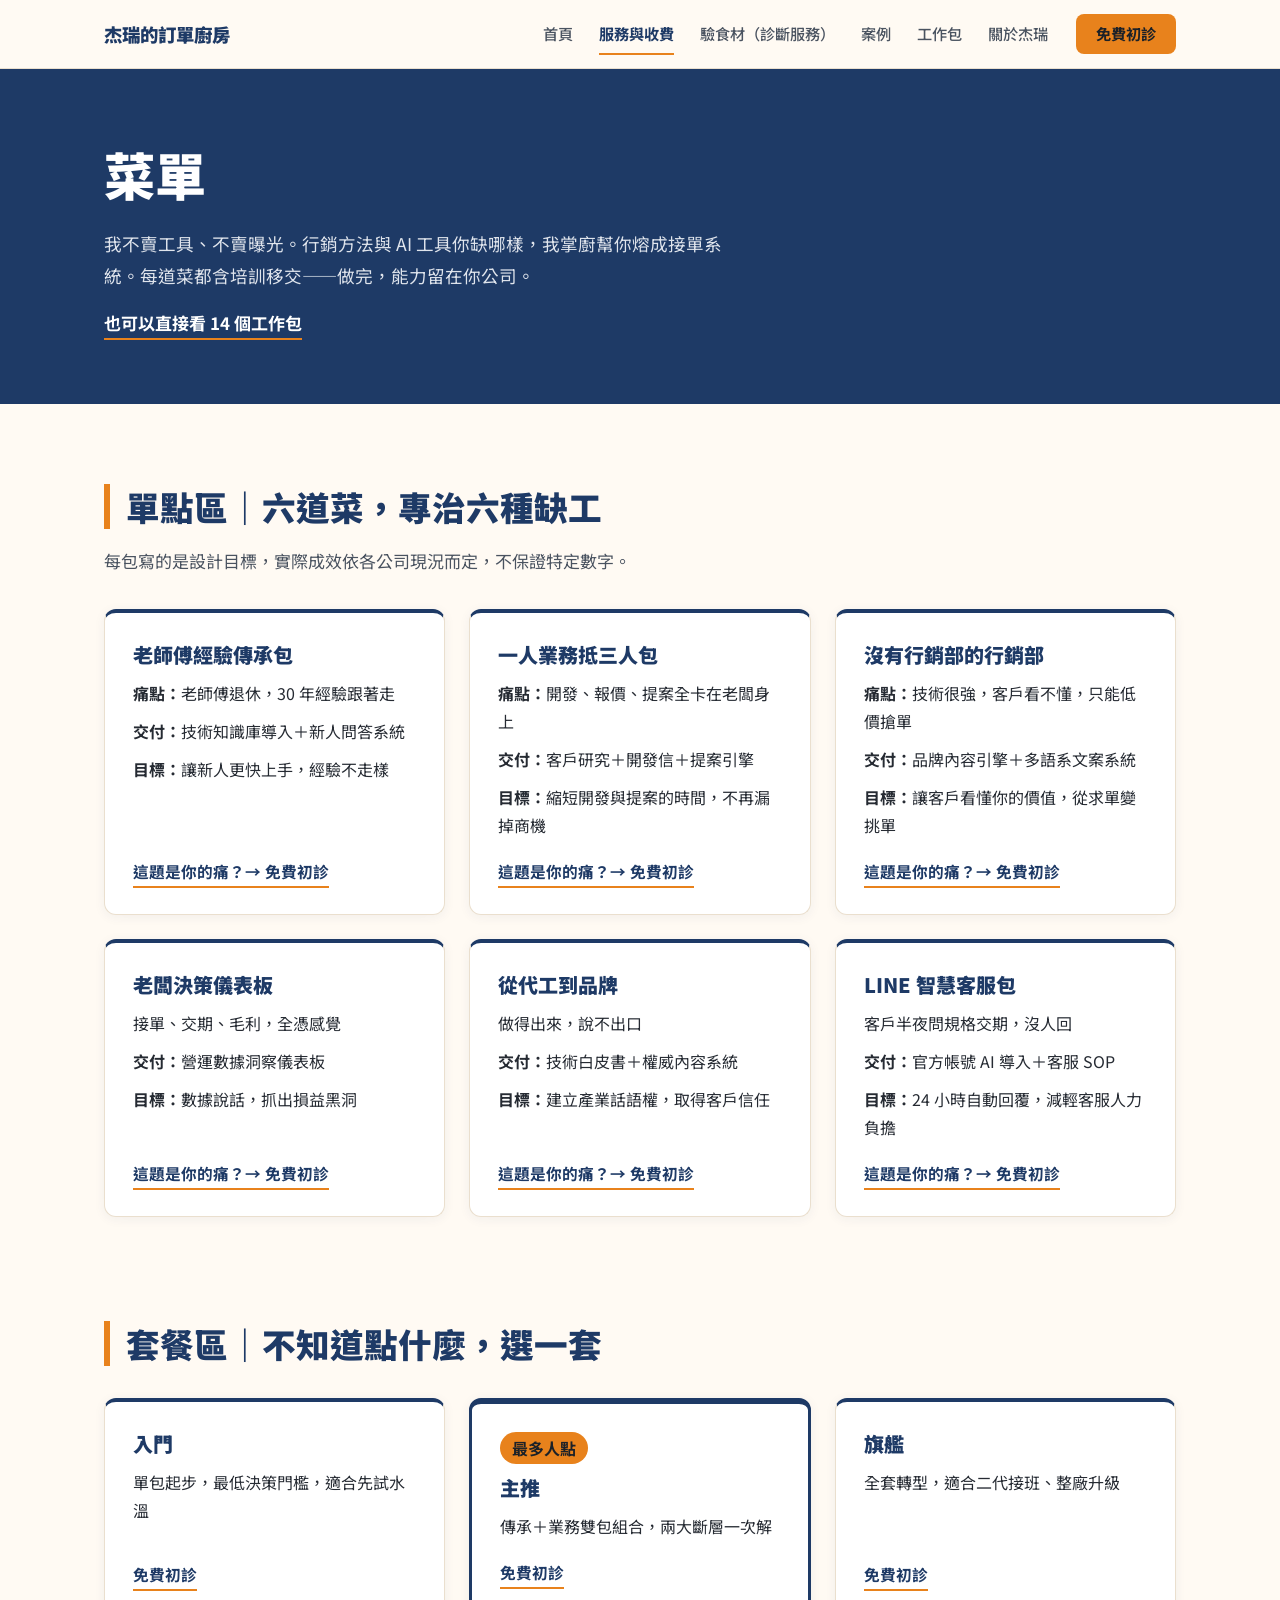
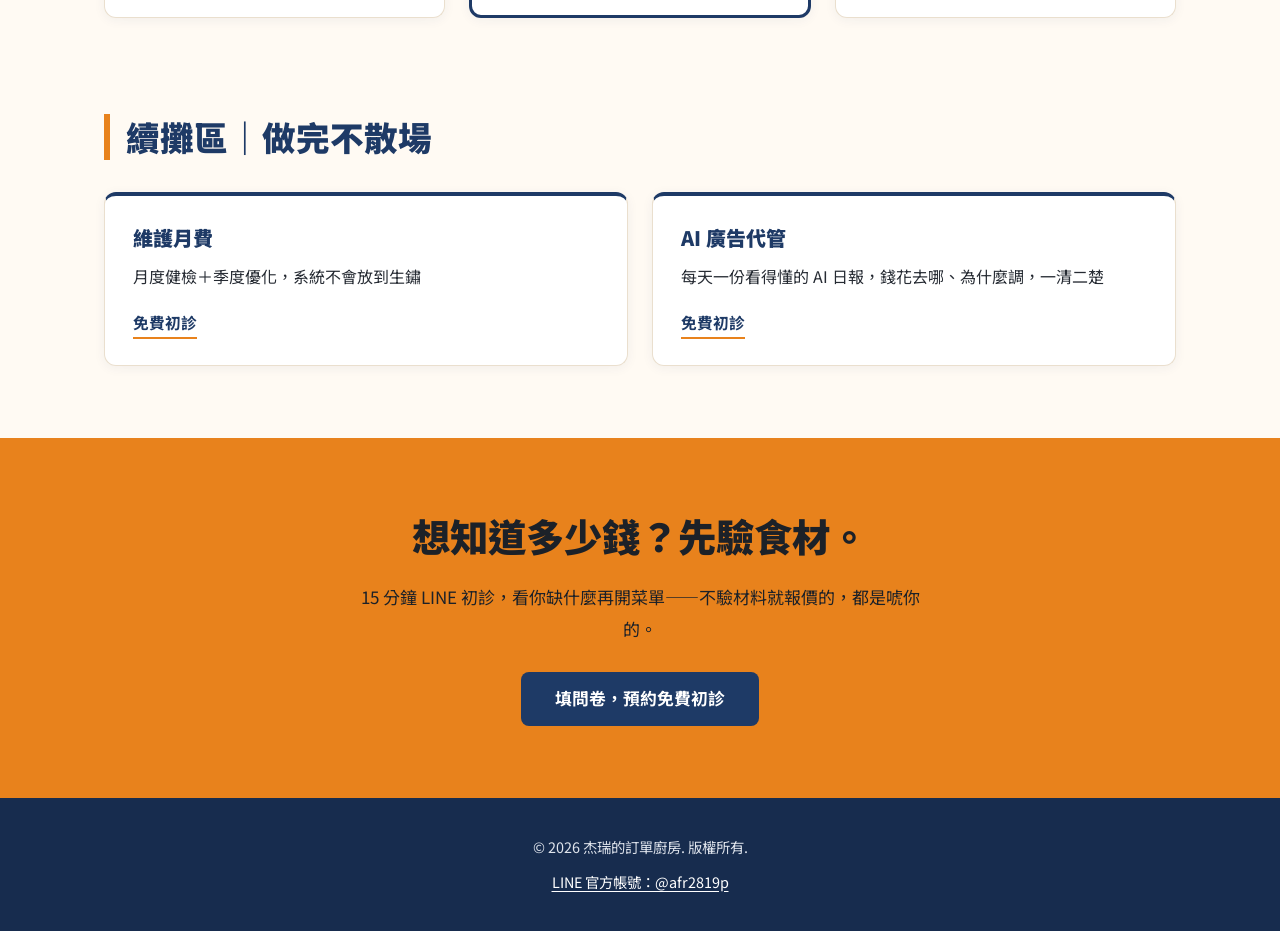
<file: services/index.html>
<!DOCTYPE html>
<html lang="zh-Hant-TW">
<head>
<meta charset="utf-8">
<meta name="viewport" content="width=device-width, initial-scale=1">
<title>服務項目與合作方式 | 杰瑞的訂單廚房</title>
<meta name="description" content="製造業與傳產中小企業的行銷顧問、AI 導入、LINE 智慧客服與儀表板：六種單點、三種套餐、月費續攤，先 15 分鐘免費初診再報價。">
<meta property="og:site_name" content="杰瑞的訂單廚房">
<meta property="og:type" content="website">
<meta property="og:title" content="服務項目與合作方式 | 杰瑞的訂單廚房">
<meta property="og:description" content="製造業與傳產中小企業的行銷顧問、AI 導入、LINE 智慧客服與儀表板：六種單點、三種套餐、月費續攤，先 15 分鐘免費初診再報價。">
<meta property="og:locale" content="zh_TW">
<meta property="og:image" content="https://jerrychang0830-bot.github.io/assets/og.jpg">
<meta property="og:image:width" content="1200">
<meta property="og:image:height" content="630">
<meta property="og:image:alt" content="杰瑞的訂單廚房｜行銷 × AI 導入顧問，專治南台灣製造業的接單斷層">
<meta name="twitter:card" content="summary_large_image">
<meta name="twitter:image" content="https://jerrychang0830-bot.github.io/assets/og.jpg">
<link rel="canonical" href="https://jerrychang0830-bot.github.io/services/">
<meta property="og:url" content="https://jerrychang0830-bot.github.io/services/">
<link rel="icon" href="../assets/favicon.svg" type="image/svg+xml">
<link rel="preconnect" href="https://fonts.googleapis.com">
<link rel="preconnect" href="https://fonts.gstatic.com" crossorigin>
<link rel="stylesheet" href="https://fonts.googleapis.com/css2?family=Noto+Sans+TC:wght@400;500;700;900&display=swap">
<link rel="stylesheet" href="../assets/style.css">
<script>document.documentElement.classList.add('js')</script>
</head>
<body>
<a class="skip" href="#main">跳到主要內容</a>
<header class="site-header">
  <div class="wrap bar">
    <a class="brand" href="../">杰瑞的訂單廚房</a>
    <button class="nav-toggle" type="button" aria-expanded="false" aria-controls="site-nav">選單</button>
    <nav id="site-nav" class="site-nav" aria-label="主選單">
      <ul>
        <li><a href="../">首頁</a></li>
        <li><a href="../services/" aria-current="page">服務與收費</a></li>
        <li><a href="../diagnosis/">驗食材（診斷服務）</a></li>
        <li><a href="../cases/">案例</a></li>
        <li><a href="../packages/">工作包</a></li>
        <li><a href="../about/">關於杰瑞</a></li>
      </ul>
      <a class="btn btn-sm" href="../intake/" rel="noopener">免費初診</a>
    </nav>
  </div>
</header>
<main id="main">
<section class="page-hero">
  <div class="wrap">
    <h1>菜單</h1>
    <p class="lead">我不賣工具、不賣曝光。行銷方法與 AI 工具你缺哪樣，我掌廚幫你熔成接單系統。每道菜都含培訓移交——做完，能力留在你公司。</p>
    <a class="hero-link" href="../packages/">也可以直接看 14 個工作包</a>
  </div>
</section>

<section class="section">
  <div class="wrap">
    <h2 class="sec-title">單點區｜六道菜，專治六種缺工</h2>
    <p class="sec-lead">每包寫的是設計目標，實際成效依各公司現況而定，不保證特定數字。</p>
    <div class="grid grid-3">
      <article class="card">
        <h3>老師傅經驗傳承包</h3>
        <p><strong>痛點：</strong>老師傅退休，30 年經驗跟著走</p>
        <p><strong>交付：</strong>技術知識庫導入＋新人問答系統</p>
        <p><strong>目標：</strong>讓新人更快上手，經驗不走樣</p>
        <a class="more" href="../intake/" rel="noopener">這題是你的痛？→ 免費初診</a>
      </article>
      <article class="card">
        <h3>一人業務抵三人包</h3>
        <p><strong>痛點：</strong>開發、報價、提案全卡在老闆身上</p>
        <p><strong>交付：</strong>客戶研究＋開發信＋提案引擎</p>
        <p><strong>目標：</strong>縮短開發與提案的時間，不再漏掉商機</p>
        <a class="more" href="../intake/" rel="noopener">這題是你的痛？→ 免費初診</a>
      </article>
      <article class="card">
        <h3>沒有行銷部的行銷部</h3>
        <p><strong>痛點：</strong>技術很強，客戶看不懂，只能低價搶單</p>
        <p><strong>交付：</strong>品牌內容引擎＋多語系文案系統</p>
        <p><strong>目標：</strong>讓客戶看懂你的價值，從求單變挑單</p>
        <a class="more" href="../intake/" rel="noopener">這題是你的痛？→ 免費初診</a>
      </article>
      <article class="card">
        <h3>老闆決策儀表板</h3>
        <p>接單、交期、毛利，全憑感覺</p>
        <p><strong>交付：</strong>營運數據洞察儀表板</p>
        <p><strong>目標：</strong>數據說話，抓出損益黑洞</p>
        <a class="more" href="../intake/" rel="noopener">這題是你的痛？→ 免費初診</a>
      </article>
      <article class="card">
        <h3>從代工到品牌</h3>
        <p>做得出來，說不出口</p>
        <p><strong>交付：</strong>技術白皮書＋權威內容系統</p>
        <p><strong>目標：</strong>建立產業話語權，取得客戶信任</p>
        <a class="more" href="../intake/" rel="noopener">這題是你的痛？→ 免費初診</a>
      </article>
      <article class="card">
        <h3>LINE 智慧客服包</h3>
        <p>客戶半夜問規格交期，沒人回</p>
        <p><strong>交付：</strong>官方帳號 AI 導入＋客服 SOP</p>
        <p><strong>目標：</strong>24 小時自動回覆，減輕客服人力負擔</p>
        <a class="more" href="../intake/" rel="noopener">這題是你的痛？→ 免費初診</a>
      </article>
    </div>
  </div>
</section>

<section class="section section-tight">
  <div class="wrap">
    <h2 class="sec-title">套餐區｜不知道點什麼，選一套</h2>
    <div class="grid grid-3">
      <article class="card plan">
        <h3>入門</h3>
        <p>單包起步，最低決策門檻，適合先試水溫</p>
        <a class="more" href="../intake/" rel="noopener">免費初診</a>
      </article>
      <article class="card plan featured">
        <p class="badge">最多人點</p>
        <h3>主推</h3>
        <p>傳承＋業務雙包組合，兩大斷層一次解</p>
        <a class="more" href="../intake/" rel="noopener">免費初診</a>
      </article>
      <article class="card plan">
        <h3>旗艦</h3>
        <p>全套轉型，適合二代接班、整廠升級</p>
        <a class="more" href="../intake/" rel="noopener">免費初診</a>
      </article>
    </div>
  </div>
</section>

<section class="section section-tight">
  <div class="wrap">
    <h2 class="sec-title">續攤區｜做完不散場</h2>
    <div class="grid grid-2">
      <article class="card">
        <h3>維護月費</h3>
        <p>月度健檢＋季度優化，系統不會放到生鏽</p>
        <a class="more" href="../intake/" rel="noopener">免費初診</a>
      </article>
      <article class="card">
        <h3>AI 廣告代管</h3>
        <p>每天一份看得懂的 AI 日報，錢花去哪、為什麼調，一清二楚</p>
        <a class="more" href="../intake/" rel="noopener">免費初診</a>
      </article>
    </div>
  </div>
</section>

<section class="cta-band">
  <div class="wrap">
    <h2>想知道多少錢？先驗食材。</h2>
    <p>15 分鐘 LINE 初診，看你缺什麼再開菜單——不驗材料就報價的，都是唬你的。</p>
    <a class="btn" href="../intake/" rel="noopener">填問卷，預約免費初診</a>
  </div>
</section>
</main>
<footer class="site-footer">
  <div class="wrap">
    <p>© 2026 杰瑞的訂單廚房. 版權所有.</p>
    <p class="footer-line"><a href="https://line.me/R/ti/p/@afr2819p" rel="noopener">LINE 官方帳號：@afr2819p</a></p>
  </div>
</footer>
<script src="../assets/site.js" defer></script>
</body>
</html>
</file>
<file: assets/style.css>
:root {
  --navy: #1e3a66;
  --navy-deep: #172c4e;
  --ink: #1c2128;
  --orange: #e8821c;
  --paper: #fffaf3;
  --mist: #fcefdc;
  --line: #eadfce;
  --cream: #fdebd0;
  --text: #262b33;
  --muted: #4a5360;
  --on-dark: #dfe4ec;
  --font: "Noto Sans TC", "PingFang TC", "Microsoft JhengHei", "Heiti TC", system-ui, sans-serif;
}

*, *::before, *::after { box-sizing: border-box; }

html { scroll-behavior: smooth; -webkit-text-size-adjust: 100%; }

body {
  margin: 0;
  font-family: var(--font);
  font-size: 1.0625rem;
  line-height: 1.85;
  color: var(--text);
  background: var(--paper);
}

img { max-width: 100%; height: auto; }

h1, h2, h3, p, ul, ol { margin: 0; }
ul, ol { padding: 0; list-style: none; }

a { color: inherit; }

.wrap {
  width: 100%;
  max-width: 1120px;
  margin: 0 auto;
  padding: 0 24px;
}

.skip {
  position: absolute;
  left: 12px;
  top: -100px;
  z-index: 100;
  background: var(--ink);
  color: #fff;
  padding: 10px 16px;
  border-radius: 4px;
}
.skip:focus { top: 12px; }

:focus-visible { outline: 3px solid var(--navy); outline-offset: 3px; }
.panel :focus-visible,
.page-hero :focus-visible,
.site-footer :focus-visible { outline-color: #fff; }

/* ---------- 版頭 ---------- */
.site-header {
  position: sticky;
  top: 0;
  z-index: 50;
  background: var(--paper);
  border-bottom: 1px solid var(--line);
}
.bar {
  display: flex;
  align-items: center;
  justify-content: space-between;
  gap: 24px;
  min-height: 68px;
}
.brand {
  font-weight: 900;
  font-size: 1.15rem;
  color: var(--navy);
  text-decoration: none;
  white-space: nowrap;
}
.site-nav {
  display: flex;
  align-items: center;
  gap: 28px;
}
.site-nav ul { display: flex; gap: 26px; }
.site-nav li a {
  display: block;
  padding: 6px 0;
  font-size: 0.95rem;
  font-weight: 500;
  color: var(--muted);
  text-decoration: none;
  border-bottom: 2px solid transparent;
}
.site-nav li a:hover { color: var(--navy); }
.site-nav li a[aria-current="page"] {
  color: var(--navy);
  font-weight: 700;
  border-bottom-color: var(--orange);
}
.nav-toggle {
  display: none;
  font: inherit;
  font-weight: 700;
  font-size: 0.95rem;
  color: var(--navy);
  background: none;
  border: 2px solid var(--navy);
  border-radius: 4px;
  padding: 6px 14px;
  cursor: pointer;
}

/* ---------- 按鈕 ---------- */
.btn {
  display: inline-block;
  padding: 15px 34px;
  font-family: inherit;
  font-size: 1.05rem;
  font-weight: 700;
  line-height: 1.4;
  text-align: center;
  text-decoration: none;
  text-wrap: balance;
  color: var(--ink);
  background: var(--orange);
  border-radius: 8px;
  transition: background-color 0.15s;
}
.btn:hover { background: #f29a3f; }
.btn-sm { padding: 9px 20px; font-size: 0.95rem; white-space: nowrap; }
.btn-navy { color: #fff; background: var(--navy); }
.btn-navy:hover { background: var(--navy-deep); }

/* ---------- 首頁首屏 ---------- */
.hero {
  background: linear-gradient(180deg, var(--cream) 0%, var(--paper) 100%);
  padding: 72px 0;
}
.panel {
  max-width: 920px;
  margin: 0 auto;
  padding: 60px 48px 52px;
  text-align: center;
  color: #fff;
  background: var(--navy);
  border-radius: 16px;
  box-shadow: 0 18px 40px rgba(30, 58, 102, 0.18);
}
.panel h1 {
  font-size: clamp(2.3rem, 6vw, 4rem);
  font-weight: 900;
  line-height: 1.25;
  letter-spacing: 0.02em;
}
.panel .sub {
  margin-top: 22px;
  font-size: clamp(1rem, 2.2vw, 1.25rem);
  font-weight: 700;
  line-height: 1.6;
}
.stats {
  display: grid;
  grid-template-columns: repeat(3, 1fr);
  gap: 24px;
  margin: 40px 0 40px;
}
.stats li { display: flex; flex-direction: column; gap: 6px; }
.stats .num {
  font-size: clamp(2rem, 4.4vw, 3rem);
  font-weight: 900;
  line-height: 1.15;
  color: var(--orange);
}
.stats .lab {
  font-size: 0.92rem;
  line-height: 1.6;
  color: var(--on-dark);
  text-wrap: balance;
}
.panel .note {
  margin-top: 16px;
  font-size: 0.95rem;
  color: var(--on-dark);
}

/* ---------- 區塊 ---------- */
.section { padding: 80px 0; }
.section-tight { padding: 24px 0 72px; }
.section-alt { background: var(--mist); }

.sec-title {
  margin-bottom: 32px;
  padding-left: 16px;
  border-left: 6px solid var(--orange);
  font-size: clamp(1.6rem, 3.4vw, 2.1rem);
  font-weight: 900;
  line-height: 1.35;
  color: var(--navy);
}

.grid { display: grid; gap: 24px; }
.grid-2 { grid-template-columns: repeat(2, 1fr); }
.grid-3 { grid-template-columns: repeat(3, 1fr); }

.pillar {
  padding-top: 20px;
  border-top: 3px solid var(--navy);
}
.pillar .idx {
  font-size: 0.9rem;
  font-weight: 700;
  color: var(--muted);
}
.pillar h2 {
  margin: 4px 0 10px;
  font-size: 1.5rem;
  font-weight: 900;
  color: var(--navy);
}
.pillar p { color: var(--text); }

.card {
  display: flex;
  flex-direction: column;
  gap: 10px;
  padding: 28px 28px 26px;
  background: #fff;
  border: 1px solid var(--line);
  border-top: 4px solid var(--navy);
  border-radius: 12px;
  box-shadow: 0 2px 12px rgba(30, 58, 102, 0.06);
}
.card h3 {
  font-size: 1.25rem;
  font-weight: 900;
  line-height: 1.4;
  color: var(--navy);
}
.card p { font-size: 1rem; line-height: 1.75; }
.card .more {
  align-self: flex-start;
  margin-top: auto;
  padding-top: 8px;
  font-weight: 700;
  font-size: 0.98rem;
  color: var(--navy);
  text-decoration: none;
  border-bottom: 2px solid var(--orange);
}
.card .more:hover { color: var(--navy-deep); border-bottom-color: var(--navy); }
.plan.featured {
  background: #fff;
  border: 3px solid var(--navy);
  border-top-width: 6px;
}
.badge {
  align-self: flex-start;
  padding: 2px 12px;
  font-size: 0.85rem;
  font-weight: 700;
  color: var(--ink);
  background: var(--orange);
  border-radius: 999px;
}

/* ---------- 流程 ---------- */
.flow {
  display: grid;
  grid-template-columns: repeat(4, 1fr);
  gap: 24px;
  counter-reset: none;
}
.flow > li {
  padding: 22px 22px 20px;
  background: #fff;
  border: 1px solid var(--line);
  border-top: 4px solid var(--orange);
  border-radius: 12px;
  box-shadow: 0 2px 12px rgba(30, 58, 102, 0.06);
}
.flow .step-no {
  display: block;
  margin-bottom: 6px;
  font-size: 1.6rem;
  font-weight: 900;
  color: var(--navy);
}
.flow p { font-size: 0.98rem; line-height: 1.75; }
.flow-3 { grid-template-columns: repeat(3, 1fr); }
.flow-3 p { font-size: 1.15rem; }

/* ---------- 行動呼籲 ---------- */
.cta-band {
  padding: 72px 0;
  text-align: center;
  color: var(--ink);
  background: var(--orange);
}
.cta-band h2 {
  margin-bottom: 20px;
  font-size: clamp(1.7rem, 4vw, 2.4rem);
  font-weight: 900;
  line-height: 1.35;
}
.cta-band p {
  max-width: 34em;
  margin: 0 auto 28px;
  color: var(--ink);
}
.cta-band .btn { color: #fff; background: var(--navy); }
.cta-band .btn:hover { background: var(--navy-deep); }
.cta-band :focus-visible { outline-color: var(--navy-deep); }

/* ---------- 內頁首屏 ---------- */
.page-hero {
  padding: 72px 0 64px;
  color: #fff;
  background: var(--navy);
}
.page-hero h1 {
  font-size: clamp(2rem, 5vw, 3.2rem);
  font-weight: 900;
  line-height: 1.3;
}
.page-hero .lead {
  max-width: 36em;
  margin-top: 20px;
  font-size: 1.1rem;
  color: var(--on-dark);
}
.eyebrow {
  margin-bottom: 10px;
  font-size: 0.9rem;
  font-weight: 700;
  letter-spacing: 0.14em;
  color: var(--orange);
}
.tags {
  display: flex;
  flex-wrap: wrap;
  gap: 12px;
  margin-top: 28px;
}
.tags li {
  padding: 6px 16px;
  font-size: 0.95rem;
  font-weight: 700;
  border: 2px solid var(--orange);
  border-radius: 999px;
}

/* ---------- 文章型內頁 ---------- */
.prose { max-width: 760px; }
.prose > p, .prose > ol { margin-bottom: 20px; }
.prose .btn { margin-top: 12px; }
.plain { counter-reset: n; }
.plain li {
  position: relative;
  padding: 12px 0 12px 44px;
  border-bottom: 1px solid var(--line);
  counter-increment: n;
}
.plain li::before {
  content: counter(n);
  position: absolute;
  left: 0;
  top: 12px;
  width: 30px;
  height: 30px;
  line-height: 30px;
  text-align: center;
  font-size: 0.95rem;
  font-weight: 700;
  color: #fff;
  background: var(--navy);
  border-radius: 50%;
}
.action { margin-top: 36px; }
.note-dark { margin-top: 12px; color: var(--muted); font-size: 0.95rem; }

/* ---------- 關於 ---------- */
.years {
  display: flex;
  align-items: center;
  gap: 32px;
  max-width: 820px;
}
.years .big {
  font-size: clamp(4rem, 12vw, 7rem);
  font-weight: 900;
  line-height: 1;
  color: var(--orange);
}
.years p:last-child { font-size: 1.15rem; }

/* ---------- 部落格 ---------- */
.posts li {
  padding: 22px 0;
  border-bottom: 1px solid var(--line);
}
.posts li:first-child { border-top: 1px solid var(--line); }
.posts h2 {
  font-size: 1.3rem;
  font-weight: 700;
  line-height: 1.55;
  color: var(--navy);
}
.meta {
  display: flex;
  gap: 18px;
  margin-top: 6px;
  font-size: 0.92rem;
  color: var(--muted);
}

/* ---------- 版尾 ---------- */
.site-footer {
  padding: 36px 0;
  text-align: center;
  font-size: 0.9rem;
  color: var(--on-dark);
  background: var(--navy-deep);
}
.footer-line { margin-top: 8px; }
.footer-line a { color: #fff; text-decoration: underline; text-underline-offset: 3px; }

/* ---------- 平板 ---------- */
@media (max-width: 980px) {
  .grid-3 { grid-template-columns: repeat(2, 1fr); }
  .flow { grid-template-columns: repeat(2, 1fr); }
}

/* ---------- 手機 ---------- */
@media (max-width: 1000px) {
  .js .nav-toggle { display: inline-block; }
  .js .site-nav {
    display: none;
    position: absolute;
    left: 0;
    right: 0;
    top: 100%;
    flex-direction: column;
    align-items: stretch;
    gap: 16px;
    padding: 12px 24px 24px;
    background: var(--paper);
    border-bottom: 1px solid var(--line);
  }
  .js .site-nav.open { display: flex; }
  .site-nav ul { flex-direction: column; gap: 0; }
  .site-nav li a { padding: 12px 0; border-bottom: 1px solid var(--line); }
  .bar { flex-wrap: wrap; }
  .site-nav .btn { align-self: flex-start; }
}

@media (max-width: 640px) {
  body { font-size: 1rem; }
  .wrap { padding: 0 18px; }
  .hero { padding: 36px 0; }
  .panel { padding: 40px 22px 36px; }
  .stats { grid-template-columns: 1fr; gap: 22px; margin: 32px 0; }
  .section { padding: 56px 0; }
  .section-tight { padding: 16px 0 52px; }
  .grid-2, .grid-3, .flow, .flow-3 { grid-template-columns: 1fr; }
  .page-hero { padding: 48px 0 44px; }
  .years { flex-direction: column; align-items: flex-start; gap: 12px; }
  .btn { width: 100%; }
  .btn-sm { width: auto; }
  .cta-band { padding: 56px 0; }
}

@media (prefers-reduced-motion: reduce) {
  html { scroll-behavior: auto; }
  * { transition: none !important; }
}

/* ---------- 問卷 ---------- */
.hp { position: absolute; left: -9999px; width: 1px; height: 1px; overflow: hidden; }
#intake .sec-title { margin-top: 48px; }
#intake .sec-title:first-of-type { margin-top: 0; }
.field { margin: 0 0 28px; padding: 0; border: 0; min-width: 0; }
.q { display: block; margin-bottom: 8px; padding: 0; font-weight: 700; color: var(--navy); }
.q .sub { font-weight: 400; color: var(--muted); font-size: 0.95rem; }
.hint { margin: -4px 0 8px; font-size: 0.92rem; color: var(--muted); }
.inp {
  display: block;
  width: 100%;
  padding: 12px 14px;
  font: inherit;
  color: var(--text);
  background: #fff;
  border: 2px solid var(--line);
  border-radius: 4px;
}
.inp:focus { border-color: var(--navy); }
textarea.inp { resize: vertical; }
.opt {
  display: flex;
  align-items: flex-start;
  gap: 10px;
  padding: 10px 14px;
  margin-bottom: 8px;
  background: var(--mist);
  border-radius: 4px;
  cursor: pointer;
}
.opt input { flex: none; width: 20px; height: 20px; margin-top: 5px; accent-color: var(--navy); }
.form-msg { margin: 16px 0; padding: 12px 16px; color: #7a1f1f; background: #fbeaea; border-left: 4px solid #b3261e; border-radius: 4px; }
.done .btn { margin-top: 12px; }

/* ---------- 案例與工作包 ---------- */
.client {
  font-size: 0.9rem;
  font-weight: 700;
  color: var(--muted);
}
.case-list { display: grid; gap: 28px; }
.case {
  padding: 28px 32px 24px;
  background: #fff;
  border: 1px solid var(--line);
  border-top: 4px solid var(--navy);
  border-radius: 12px;
  box-shadow: 0 2px 12px rgba(30, 58, 102, 0.06);
}
.case-head {
  display: flex;
  justify-content: space-between;
  align-items: flex-start;
  gap: 16px;
  margin-bottom: 18px;
}
.case-head h2 {
  font-size: 1.4rem;
  font-weight: 900;
  line-height: 1.4;
  color: var(--navy);
}
.status {
  flex: none;
  padding: 3px 14px;
  font-size: 0.88rem;
  font-weight: 700;
  line-height: 1.6;
  white-space: nowrap;
  border: 2px solid var(--navy);
  border-radius: 999px;
}
.s-done { color: #fff; background: var(--navy); }
.s-part { color: var(--ink); background: var(--orange); border-color: var(--orange); }
.s-plan { color: var(--navy); background: #fff; }
.kv {
  display: grid;
  grid-template-columns: 9.5em 1fr;
  gap: 0;
  margin: 0;
}
.kv dt, .kv dd {
  margin: 0;
  padding: 12px 0;
  border-top: 1px solid var(--line);
}
.kv dt { font-weight: 700; color: var(--navy); padding-right: 16px; }
.bullets { padding-left: 1.2em; list-style: disc; }
.bullets li { margin: 2px 0; }
.pkg { padding: 24px 24px 20px; }
.pkg .kv { grid-template-columns: 1fr; }
.pkg .kv dt { padding: 12px 0 0; border-top: 1px solid var(--line); }
.pkg .kv dd { padding: 2px 0 12px; border-top: 0; }
.card .client { margin-bottom: -4px; }
.case-media {
  display: grid;
  grid-template-columns: 300px 1fr;
  gap: 32px;
  align-items: start;
}
.case-video {
  display: block;
  width: 100%;
  aspect-ratio: 9 / 16;
  background: #0b141f;
  border-radius: 12px;
}
.pkg-video { margin: 0 0 12px; }
.pkg-video video { display: block; width: 100%; max-width: 270px; aspect-ratio: 9 / 16; background: #000; border-radius: 4px; }
.pkg-video figcaption { margin-top: 6px; font-size: 0.88rem; color: var(--muted); }

@media (max-width: 640px) {
  .case { padding: 22px 18px 18px; }
  .case-head { flex-direction: column; gap: 10px; }
  .case-media { grid-template-columns: 1fr; gap: 18px; }
  .case-video { max-width: 320px; margin: 0 auto; }
  .kv { grid-template-columns: 1fr; }
  .kv dt { padding: 12px 0 0; border-top: 1px solid var(--line); }
  .kv dd { padding: 2px 0 12px; border-top: 0; }
}

/* ---------- 首頁工作包 ---------- */
.hero-link {
  display: inline-block;
  margin-top: 14px;
  font-weight: 700;
  color: #fff;
  text-decoration: none;
  border-bottom: 2px solid var(--orange);
}
.hero-link:hover { color: var(--orange); }
.sec-lead { margin: -16px 0 32px; color: var(--muted); }
.pkg[id] { scroll-margin-top: 92px; }
#packages { scroll-margin-top: 68px; }
.pk { gap: 8px; }
.pk-head {
  display: flex;
  justify-content: space-between;
  align-items: flex-start;
  gap: 12px;
}
.pk-pain { font-weight: 700; color: var(--ink); }
.pk-out { color: var(--muted); }
.pk-out span {
  margin-right: 8px;
  font-size: 0.85rem;
  font-weight: 700;
  color: var(--navy);
}
.pk-all {
  justify-content: center;
  align-items: flex-start;
  gap: 14px;
  color: #fff;
  background: var(--navy);
  border-color: var(--navy);
  border-top-color: var(--orange);
}
.pk-all h3 { color: #fff; }
.pk-all p { color: var(--on-dark); }
.pk-all :focus-visible { outline-color: #fff; }
.more-dark {
  font-weight: 700;
  font-size: 0.98rem;
  color: #fff;
  text-decoration: none;
  border-bottom: 2px solid var(--orange);
}
.more-dark:hover { color: var(--orange); }

/* ---------- 首頁影片示範 ---------- */
.demo-grid {
  display: grid;
  grid-template-columns: repeat(3, minmax(0, 300px));
  justify-content: center;
  gap: 32px;
}
.demo { margin: 0; }
.demo .case-video { box-shadow: 0 12px 28px rgba(30, 58, 102, 0.18); }
.demo figcaption {
  display: flex;
  flex-direction: column;
  align-items: flex-start;
  gap: 6px;
  margin-top: 16px;
  font-size: 0.98rem;
  line-height: 1.7;
  color: var(--muted);
}
.demo figcaption strong { font-size: 1.1rem; color: var(--navy); }
.demo-more { margin-top: 32px; text-align: center; }
.more-link {
  font-weight: 700;
  color: var(--navy);
  text-decoration: none;
  border-bottom: 2px solid var(--orange);
}
.more-link:hover { color: var(--navy-deep); border-bottom-color: var(--navy); }

@media (max-width: 640px) {
  .pk-head { flex-direction: column; gap: 8px; }
  .sec-lead { margin-top: -20px; }
  .demo-grid { grid-template-columns: minmax(0, 320px); gap: 32px; }
}

/* ---------- 工作包分類 ---------- */
.cat-nav {
  display: flex;
  flex-wrap: wrap;
  gap: 12px;
  margin: 0 0 48px;
  padding: 0;
  list-style: none;
}
.cat-nav a {
  display: inline-flex;
  align-items: center;
  gap: 10px;
  padding: 10px 18px;
  font-weight: 700;
  color: var(--navy);
  text-decoration: none;
  background: #fff;
  border: 2px solid var(--navy);
  border-radius: 999px;
}
.cat-nav a:hover { background: var(--navy); color: #fff; }
.cat-nav a span {
  display: inline-block;
  min-width: 1.6em;
  text-align: center;
  font-weight: 900;
  color: var(--ink);
  background: var(--orange);
  border-radius: 999px;
}
.pk-group { margin-bottom: 56px; scroll-margin-top: 92px; }
.pk-group-title {
  display: flex;
  align-items: center;
  gap: 14px;
  margin-bottom: 6px;
  font-size: clamp(1.4rem, 3vw, 1.8rem);
  font-weight: 900;
  line-height: 1.35;
  color: var(--navy);
}
.pk-no {
  flex: none;
  display: inline-flex;
  align-items: center;
  justify-content: center;
  width: 2.1em;
  height: 2.1em;
  font-size: 0.8em;
  color: var(--ink);
  background: var(--orange);
  border-radius: 50%;
}
.pk-group-lead { margin-bottom: 24px; color: var(--muted); }
.pk-sub {
  margin: 28px 0 14px;
  padding-left: 12px;
  font-size: 1.1rem;
  font-weight: 700;
  color: var(--navy);
  border-left: 4px solid var(--navy);
}
.pk-group .grid + .pk-sub { margin-top: 32px; }
.pk-end { margin-top: 8px; }
@media (max-width: 640px) {
  .cat-nav { flex-direction: column; margin-bottom: 36px; }
  .cat-nav a { width: 100%; }
  .pk-group { margin-bottom: 44px; }
}
</file>
